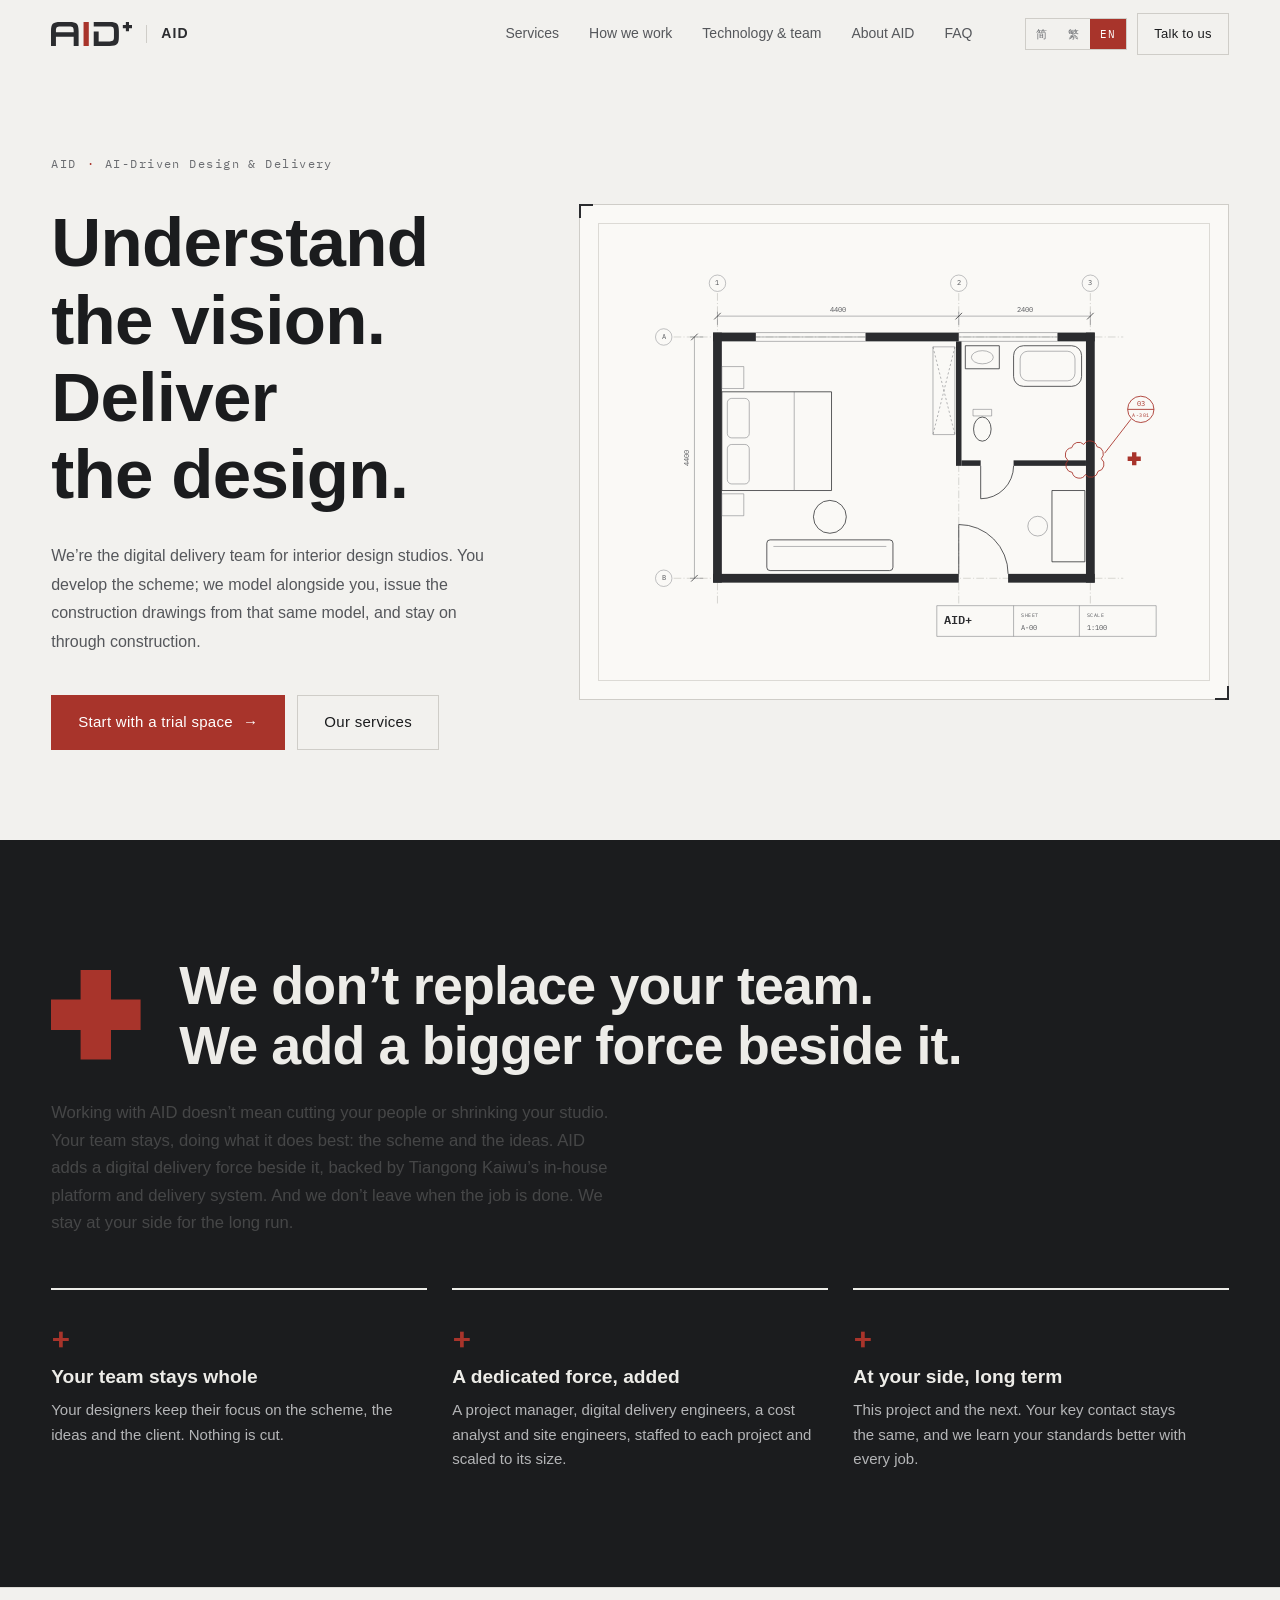
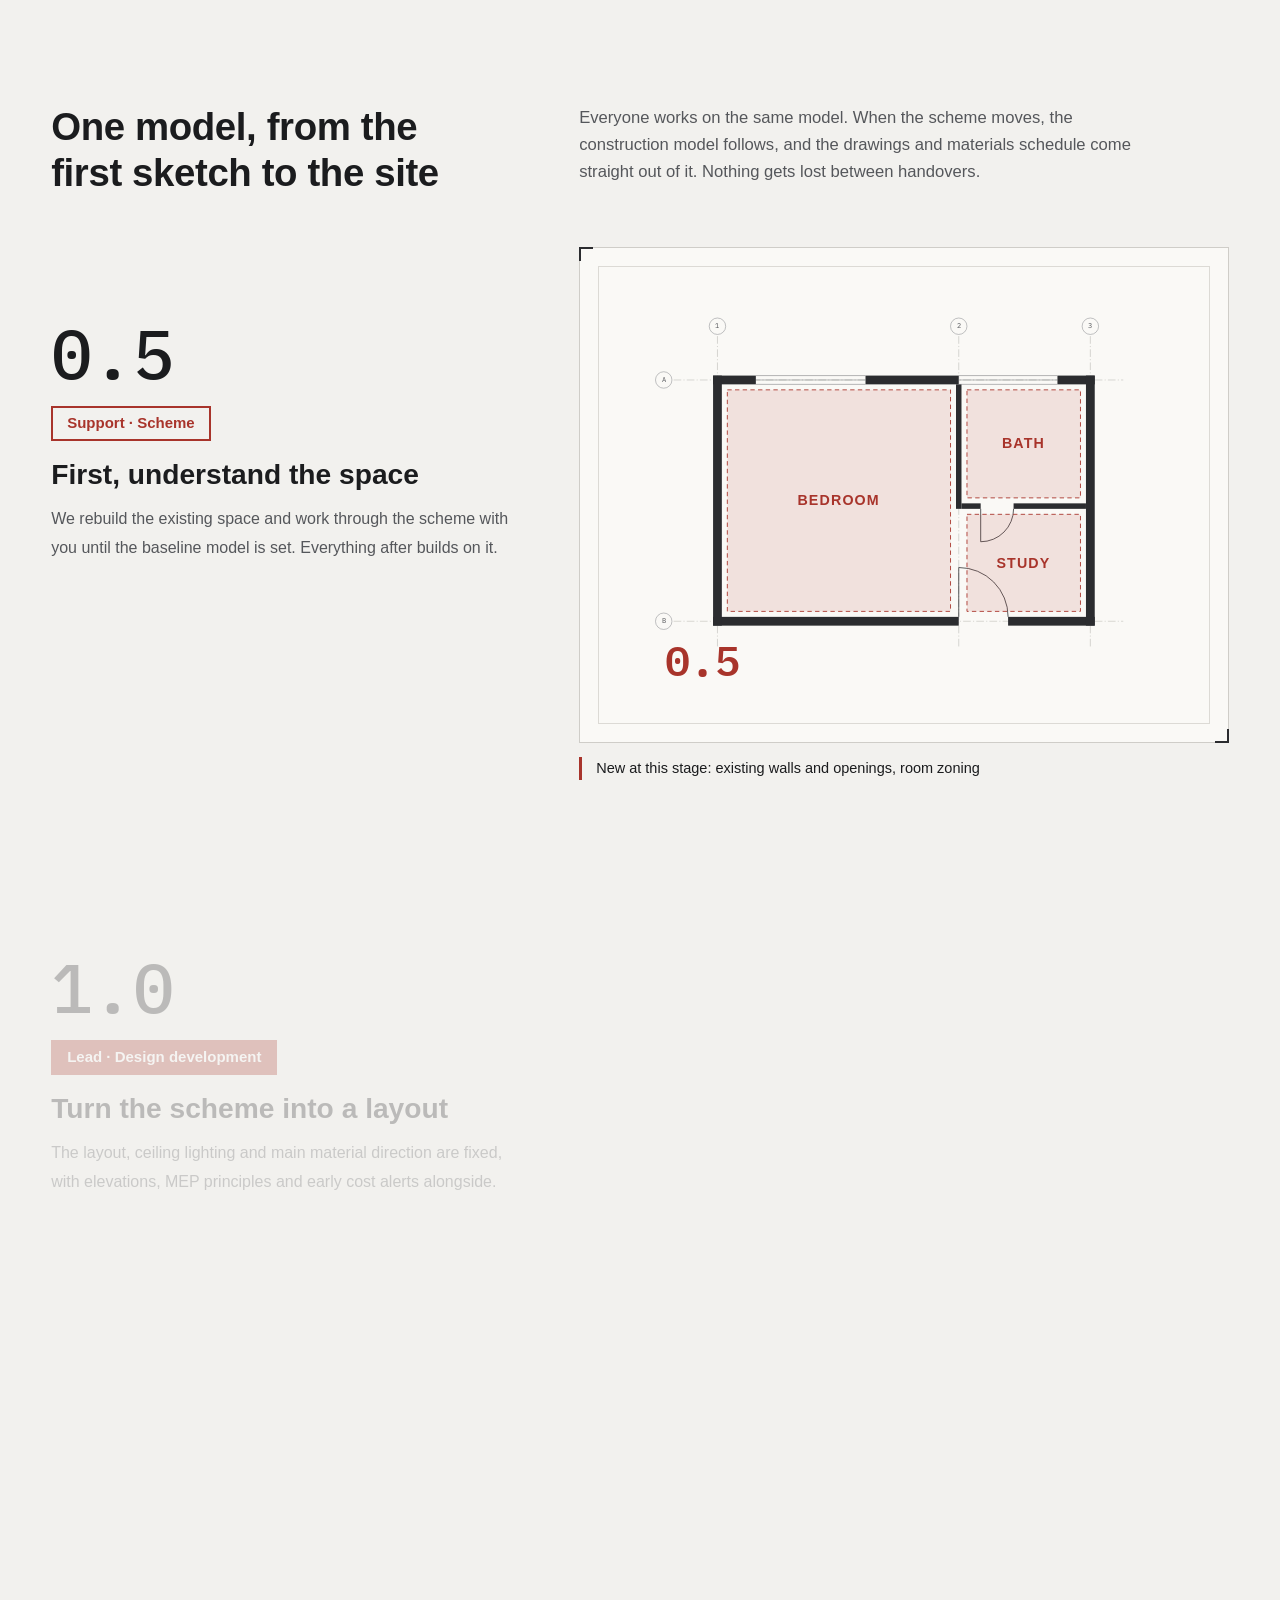
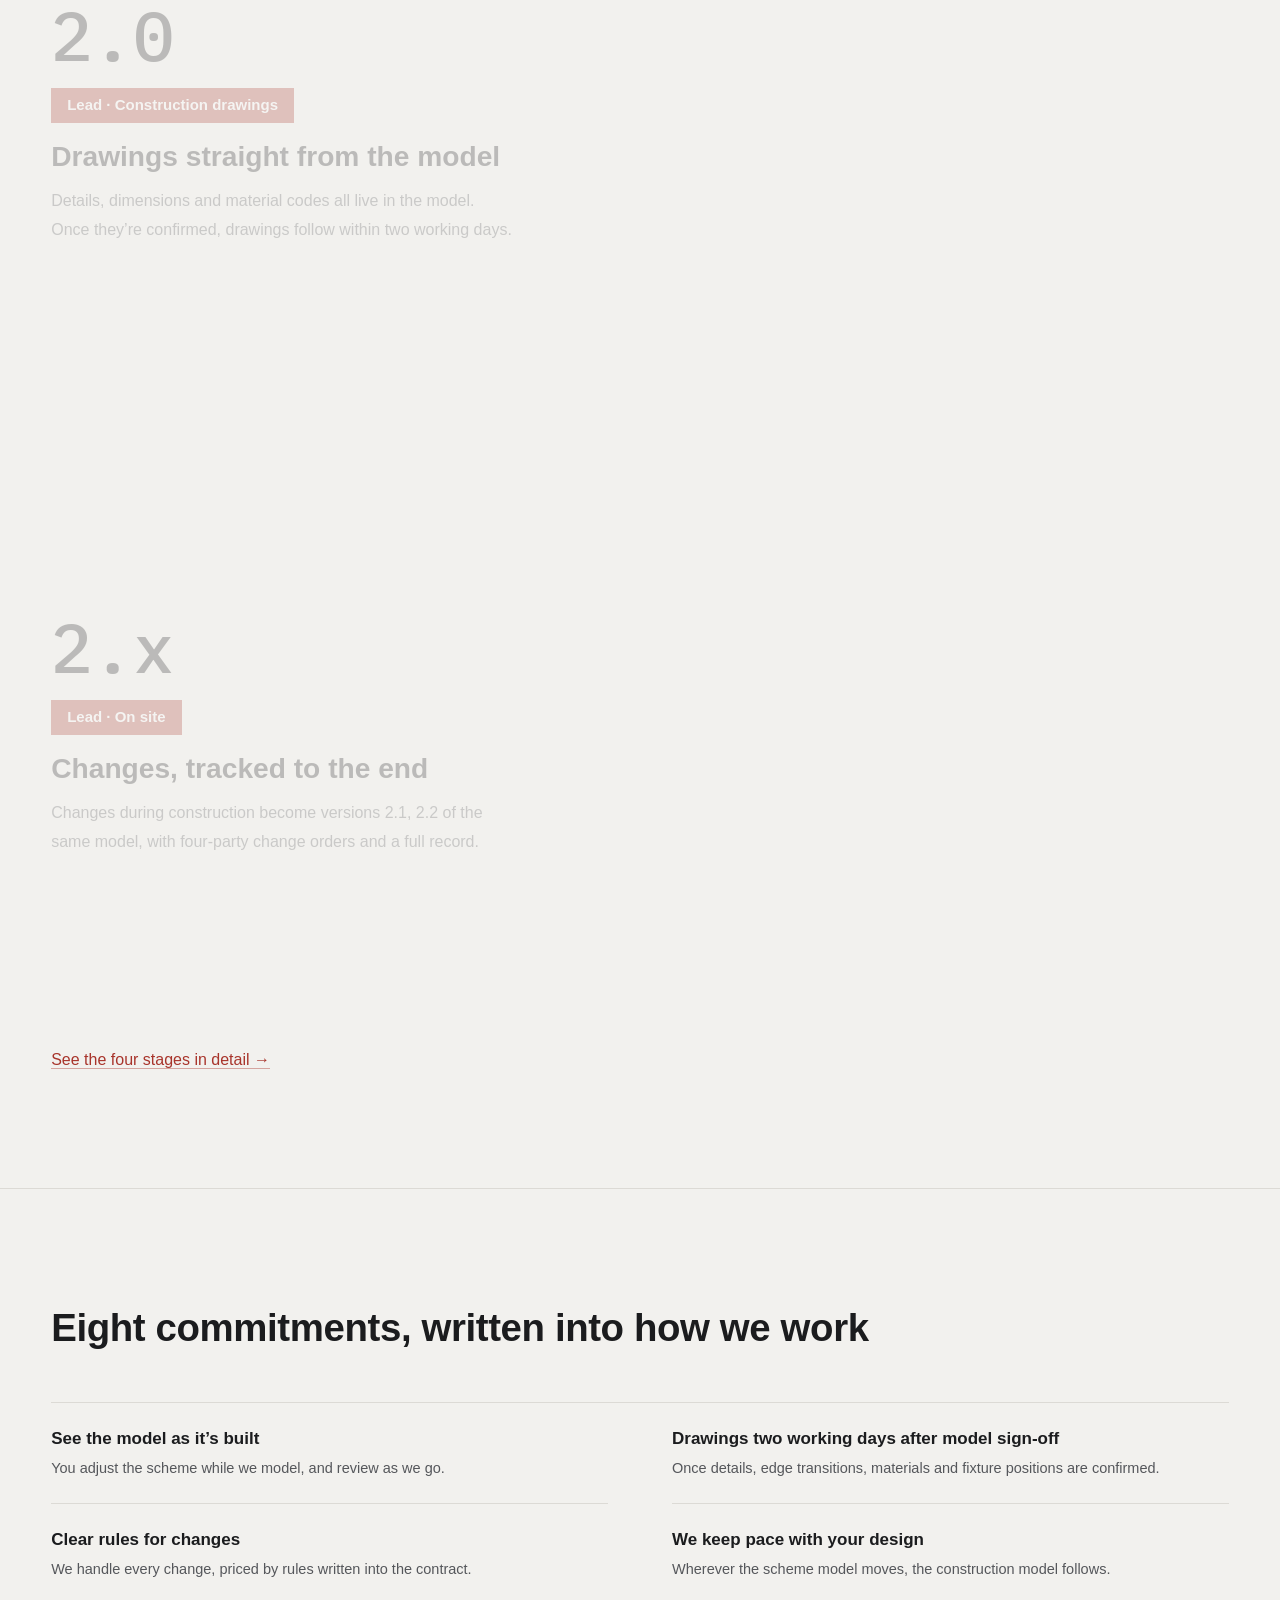
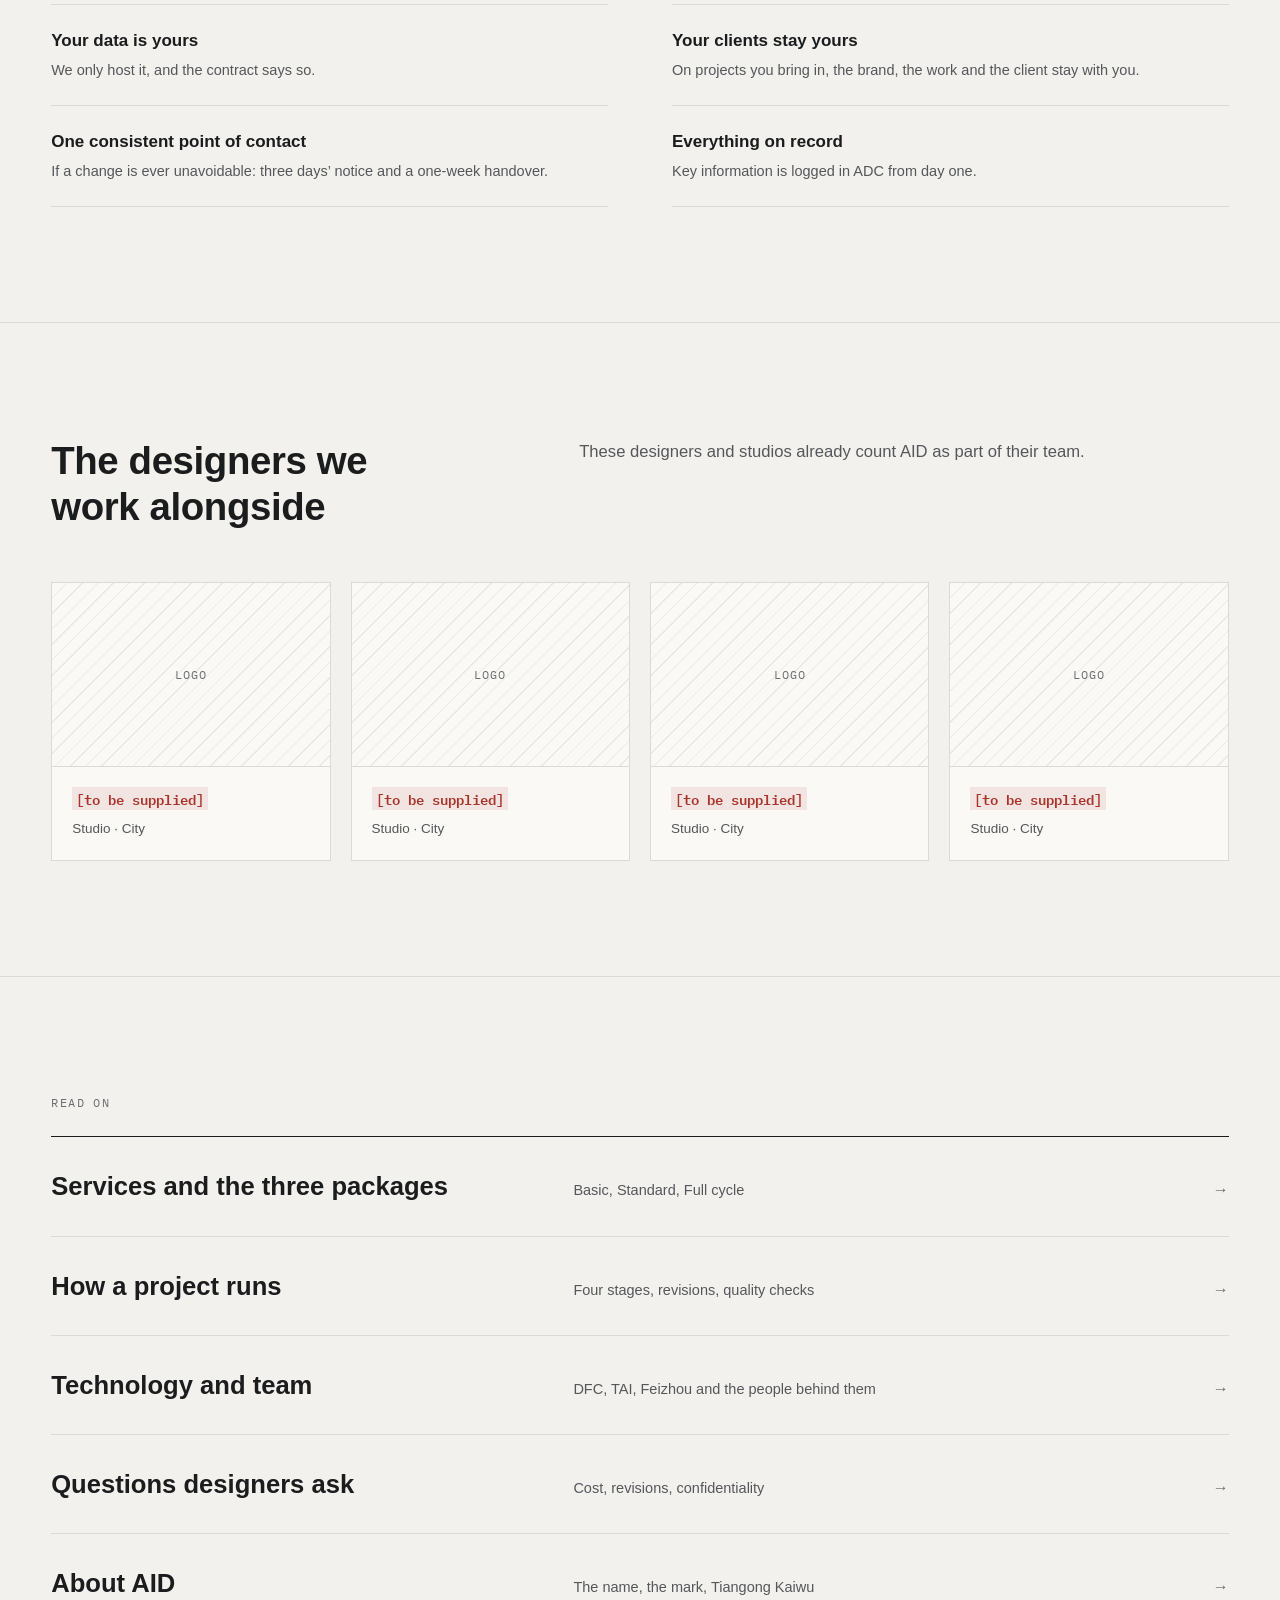
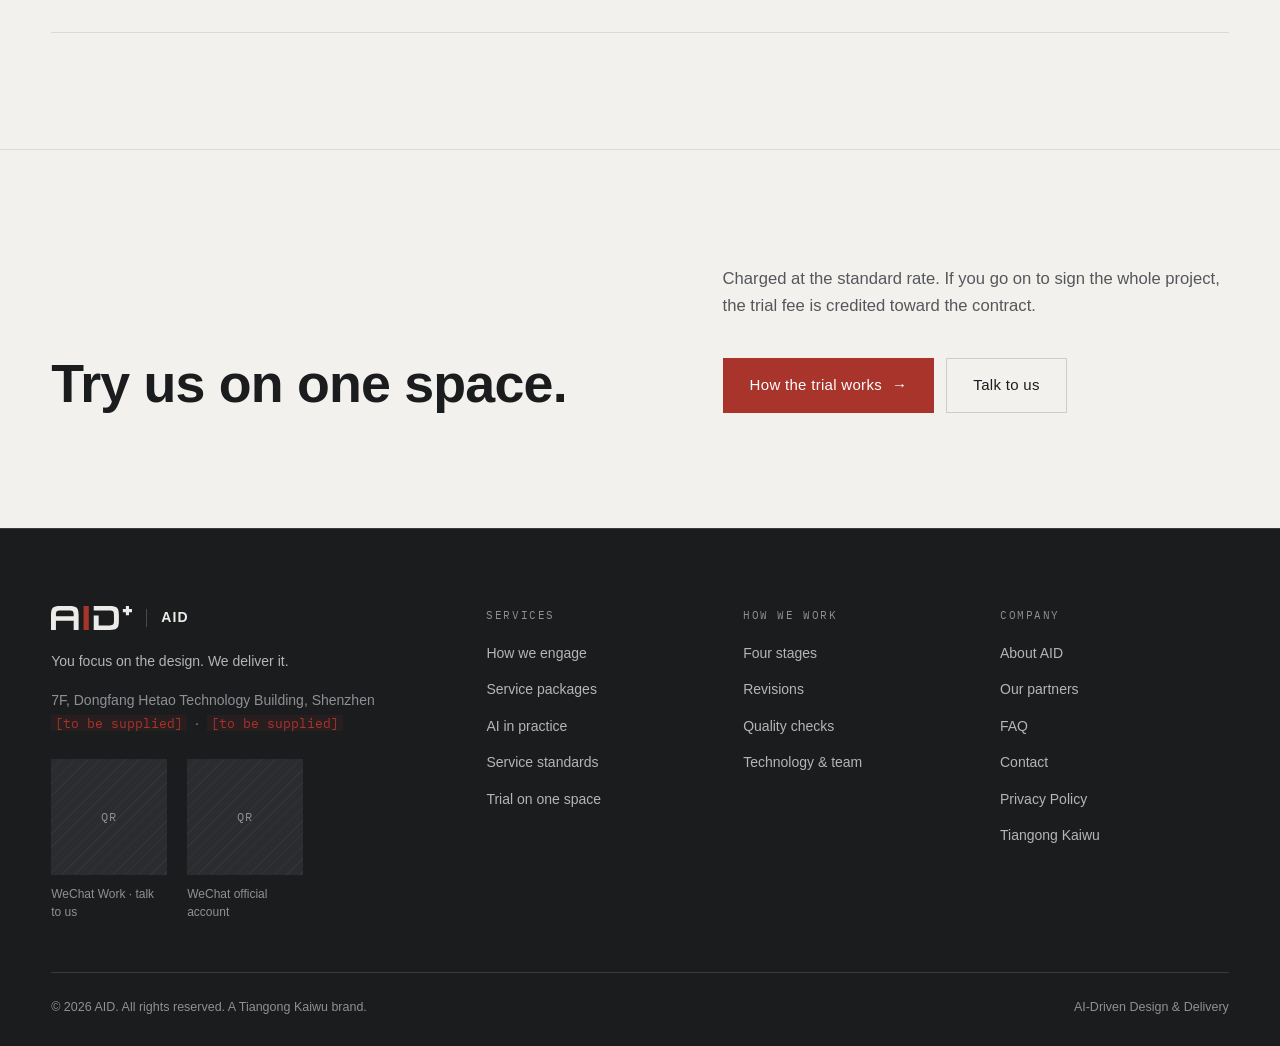
<file: index.html>
<!DOCTYPE html>
<html lang="zh-CN" data-lang="zh" data-title-en="AID — The digital delivery team behind interior designers" data-title-hant="AID 艾匠科技 — 大師的數位建造團隊">
<head>
<meta charset="UTF-8">
<meta name="viewport" content="width=device-width, initial-scale=1">
<title>AID 艾匠科技 — 大师的数字建造团队</title>
<meta name="description" content="AID 艾匠科技（AI-Driven Design & Delivery）：只服务室内设计大师工作室的数字建造团队。大师调方案，我们同步建模；模型确认后直接出全套施工图；出图后大师要改，我们继续跟。读懂大师，落地大师。">
<meta name="keywords" content="AID,艾匠科技,AI-Driven Design & Delivery,数字建造,室内设计施工图,施工图深化,大师工作室,天宫开物,DFC">
<meta property="og:type" content="website">
<meta property="og:site_name" content="AID 艾匠科技">
<meta property="og:locale" content="zh_CN">
<meta property="og:title" content="AID 艾匠科技 — 大师的数字建造团队">
<meta property="og:description" content="只服务室内设计大师工作室。大师专注创意，我们负责落地。">
<meta property="og:url" content="https://rsm-zhl232.github.io/aid-web/">
<meta property="og:image" content="https://rsm-zhl232.github.io/aid-web/assets/img/og-cover.jpg">
<meta property="og:image:width" content="1200">
<meta property="og:image:height" content="630">
<meta name="twitter:card" content="summary_large_image">
<link rel="canonical" href="https://rsm-zhl232.github.io/aid-web/">
<link rel="alternate" hreflang="zh-CN" href="https://rsm-zhl232.github.io/aid-web/?lang=zh">
<link rel="alternate" hreflang="zh-Hant" href="https://rsm-zhl232.github.io/aid-web/?lang=hant">
<link rel="alternate" hreflang="en" href="https://rsm-zhl232.github.io/aid-web/?lang=en">
<link rel="alternate" hreflang="x-default" href="https://rsm-zhl232.github.io/aid-web/">
<meta name="theme-color" content="#1B1C1E">
<script type="application/ld+json">
{
  "@context": "https://schema.org",
  "@type": "Organization",
  "name": "艾匠科技 AID",
  "alternateName": ["AID", "艾匠科技", "AI-Driven Design & Delivery", "AID 艾匠科技"],
  "url": "https://rsm-zhl232.github.io/aid-web/",
  "logo": "https://rsm-zhl232.github.io/aid-web/assets/img/favicon-512.png",
  "image": "https://rsm-zhl232.github.io/aid-web/assets/img/og-cover.jpg",
  "description": "只服务室内设计大师工作室的数字建造团队：方案辅助、施工图落地、现场技术服务。",
  "address": { "@type": "PostalAddress", "streetAddress": "东方河套科技大厦 7 楼", "addressLocality": "深圳市", "addressCountry": "CN" },
  "parentOrganization": { "@type": "Organization", "name": "天宫开物", "url": "https://www.tgkw.com" }
}
</script>
<link rel="icon" href="assets/img/aid-mark.svg" type="image/svg+xml">
<link rel="icon" href="assets/img/favicon-512.png" type="image/png" sizes="512x512">
<link rel="apple-touch-icon" href="assets/img/apple-touch-icon.png">
<script>
/* Decide the language before first paint. assets/js/site.js repeats this
   logic (AID.pickLang / AID.applyLang) — if you change one, change the other. */
(function(){try{var k={zh:"zh-CN",hant:"zh-Hant",en:"en"},q=new URLSearchParams(location.search).get("lang"),
s=localStorage.getItem("aid-lang"),n=(navigator.language||"zh").toLowerCase(),
l=k[q]?q:k[s]?s:/^zh-(tw|hk|mo|hant)/.test(n)?"hant":n.indexOf("en")===0?"en":"zh",d=document.documentElement;
d.setAttribute("data-lang",l);d.setAttribute("lang",k[l]);d.classList.add("js");}catch(e){}})();
</script>
<link rel="preload" href="assets/fonts/plex-mono-400.woff2" as="font" type="font/woff2" crossorigin>
<link rel="stylesheet" href="assets/css/main.css">
</head>
<body data-header="light">
<header data-hdr></header>

<main>

  <!-- ============ HERO: a drawing sheet ============ -->
  <section class="hero2">
    <div class="wrap hero2__grid">
      <div class="hero2__text">
        <p class="hero2__kicker reveal"><span data-lang="en">AID<span class="sep">·</span>AI-Driven Design &amp; Delivery</span><span data-lang="zh">AID 艾匠科技<span class="sep">·</span><span data-lang="hant">AID 艾匠科技<span class="sep">·</span>AI-Driven Design &amp; Delivery</span></p>
        <h1 class="hero2__title reveal" data-delay="60">
          <span data-lang="en">Understand<br>the vision.<br>Deliver<br>the design.</span>
          <span data-lang="zh">读懂大师，<br>落地大师</span><span data-lang="hant">讀懂大師，<br>落地大師</span>
        </h1>
        <p class="hero2__lede reveal" data-delay="120">
          <span data-lang="en">We’re the digital delivery team for interior design studios. You develop the scheme; we model alongside you, issue the construction drawings from that same model, and stay on through construction.</span>
          <span data-lang="zh">我们是室内设计大师工作室的数字建造团队。您调方案，我们同步建模；施工图从同一个模型里直接出，施工阶段我们继续跟。</span><span data-lang="hant">我們是室內設計大師工作室的數位建造團隊。您調方案，我們同步建模；施工圖從同一個模型裡直接出，施工階段我們繼續跟。</span>
        </p>
        <div class="btn-row reveal" data-delay="180">
          <a class="btn btn--primary" href="trial.html"><span data-lang="en">Start with a trial space</span><span data-lang="zh">先试做一个空间</span><span data-lang="hant">先試做一個空間</span> <span class="arw">→</span></a>
          <a class="btn btn--ghost" href="services.html"><span data-lang="en">Our services</span><span data-lang="zh">了解服务</span><span data-lang="hant">了解服務</span></a>
        </div>
      </div>

      <figure class="sheet reveal" data-delay="100" aria-hidden="true">
        <svg class="plan plan--draw" viewBox="0 0 1000 720" role="presentation">
          <!-- axes -->
          <g class="plan__g plan__axes">
            <line class="dw-axis" x1="160" y1="70" x2="160" y2="640"/>
            <line class="dw-axis" x1="600" y1="70" x2="600" y2="640"/>
            <line class="dw-axis" x1="840" y1="70" x2="840" y2="640"/>
            <line class="dw-axis" x1="80" y1="150" x2="900" y2="150"/>
            <line class="dw-axis" x1="80" y1="590" x2="900" y2="590"/>
            <circle class="dw-bub" cx="160" cy="52" r="15"/><text class="dw-t dw-t--c" x="160" y="56">1</text>
            <circle class="dw-bub" cx="600" cy="52" r="15"/><text class="dw-t dw-t--c" x="600" y="56">2</text>
            <circle class="dw-bub" cx="840" cy="52" r="15"/><text class="dw-t dw-t--c" x="840" y="56">3</text>
            <circle class="dw-bub" cx="62" cy="150" r="15"/><text class="dw-t dw-t--c" x="62" y="154">A</text>
            <circle class="dw-bub" cx="62" cy="590" r="15"/><text class="dw-t dw-t--c" x="62" y="594">B</text>
          </g>
          <!-- dimensions -->
          <g class="plan__g plan__dims">
            <line class="dw-thin" x1="160" y1="112" x2="840" y2="112"/>
            <line class="dw-thin" x1="160" y1="104" x2="160" y2="128"/><line class="dw-thin" x1="600" y1="104" x2="600" y2="128"/><line class="dw-thin" x1="840" y1="104" x2="840" y2="128"/>
            <line class="dw-tick" x1="154" y1="118" x2="166" y2="106"/><line class="dw-tick" x1="594" y1="118" x2="606" y2="106"/><line class="dw-tick" x1="834" y1="118" x2="846" y2="106"/>
            <text class="dw-t dw-t--c" x="380" y="104">4400</text><text class="dw-t dw-t--c" x="720" y="104">2400</text>
            <line class="dw-thin" x1="118" y1="150" x2="118" y2="590"/>
            <line class="dw-thin" x1="110" y1="150" x2="134" y2="150"/><line class="dw-thin" x1="110" y1="590" x2="134" y2="590"/>
            <line class="dw-tick" x1="112" y1="156" x2="124" y2="144"/><line class="dw-tick" x1="112" y1="596" x2="124" y2="584"/>
            <text class="dw-t dw-t--c" x="104" y="374" transform="rotate(-90 104 370)">4400</text>
          </g>
          <!-- walls -->
          <g class="plan__g plan__walls">
            <rect class="dw-wall" x="152" y="142" width="78" height="16"/>
            <rect class="dw-wall" x="430" y="142" width="170" height="16"/>
            <rect class="dw-wall" x="780" y="142" width="68" height="16"/>
            <rect class="dw-wall" x="152" y="582" width="448" height="16"/>
            <rect class="dw-wall" x="690" y="582" width="158" height="16"/>
            <rect class="dw-wall" x="152" y="142" width="16" height="456"/>
            <rect class="dw-wall" x="832" y="142" width="16" height="456"/>
            <rect class="dw-wall" x="595" y="158" width="10" height="227"/>
            <rect class="dw-wall" x="605" y="375" width="35" height="10"/>
            <rect class="dw-wall" x="700" y="375" width="132" height="10"/>
            <!-- windows -->
            <path class="dw-thin" d="M230 142H430M230 150H430M230 158H430M600 142H780M600 150H780M600 158H780"/>
          </g>
          <!-- doors + furniture -->
          <g class="plan__g plan__furn">
            <path class="dw-line" d="M600 582V492M690 582A90 90 0 0 0 600 492"/>
            <path class="dw-line" d="M640 385V445M700 385A60 60 0 0 1 640 445"/>
            <rect class="dw-line" x="168" y="250" width="200" height="180"/>
            <rect class="dw-thin" x="178" y="262" width="40" height="72" rx="8"/>
            <rect class="dw-thin" x="178" y="346" width="40" height="72" rx="8"/>
            <line class="dw-thin" x1="300" y1="250" x2="300" y2="430"/>
            <rect class="dw-thin" x="168" y="204" width="40" height="40"/>
            <rect class="dw-thin" x="168" y="436" width="40" height="40"/>
            <rect class="dw-line" x="250" y="520" width="230" height="56" rx="6"/>
            <line class="dw-thin" x1="262" y1="532" x2="468" y2="532"/>
            <circle class="dw-line" cx="365" cy="478" r="30"/>
            <rect class="dw-thin" x="553" y="168" width="40" height="160"/>
            <path class="dw-thin dw-dash" d="M553 168L593 328M593 168L553 328"/>
            <rect class="dw-line" x="770" y="430" width="60" height="130"/>
            <circle class="dw-thin" cx="744" cy="495" r="18"/>
            <rect class="dw-line" x="700" y="166" width="124" height="74" rx="18"/>
            <rect class="dw-thin" x="712" y="176" width="100" height="54" rx="14"/>
            <rect class="dw-line" x="612" y="166" width="62" height="42"/>
            <ellipse class="dw-thin" cx="643" cy="187" rx="20" ry="12"/>
            <rect class="dw-thin" x="626" y="282" width="34" height="12"/>
            <ellipse class="dw-line" cx="643" cy="318" rx="16" ry="22"/>
          </g>
          <!-- revision: cloud + detail callout -->
          <g class="plan__g plan__red">
            <path class="dw-red" d="M806 352a13 13 0 0 1 22-6a13 13 0 0 1 24 4a13 13 0 0 1 8 22a13 13 0 0 1-6 23a13 13 0 0 1-23 6a13 13 0 0 1-24-4a13 13 0 0 1-8-22a13 13 0 0 1 7-23z"/>
            <line class="dw-red" x1="866" y1="362" x2="914" y2="300"/>
            <circle class="dw-red" cx="932" cy="282" r="24"/>
            <line class="dw-red" x1="908" y1="282" x2="956" y2="282"/>
            <text class="dw-t dw-t--c dw-t--red" x="932" y="276">03</text>
            <text class="dw-t dw-t--c dw-t--red dw-t--s" x="932" y="296">A-301</text>
            <path class="dw-plus" d="M916 360h8v8h8v8h-8v8h-8v-8h-8v-8h8z"/>
          </g>
          <!-- title block -->
          <g class="plan__g plan__tb">
            <rect class="dw-thin" x="560" y="640" width="400" height="56"/>
            <line class="dw-thin" x1="700" y1="640" x2="700" y2="696"/>
            <line class="dw-thin" x1="820" y1="640" x2="820" y2="696"/>
            <text class="dw-t dw-t--b" x="574" y="674">AID+</text>
            <text class="dw-t dw-t--s" x="714" y="660">SHEET</text><text class="dw-t" x="714" y="684">A-00</text>
            <text class="dw-t dw-t--s" x="834" y="660">SCALE</text><text class="dw-t" x="834" y="684">1:100</text>
          </g>
        </svg>
      </figure>
    </div>
  </section>

  <!-- ============ PLUS: adding, not replacing ============ -->
  <section class="section" data-surface="dark" id="plus">
    <div class="wrap">
      <div class="plus-head">
        <svg class="plus-mark reveal" viewBox="437 0 56 56" aria-hidden="true"><path d="M455.5 0 H474.5 V18.5 H493 V37.5 H474.5 V56 H455.5 V37.5 H437 V18.5 H455.5 Z"/></svg>
        <h2 class="h1 reveal" data-delay="40">
          <span data-lang="en">We don’t replace your team. We add a bigger force beside it.</span>
          <span data-lang="zh">不是替换您的团队，<br>是多一支更大的力量</span><span data-lang="hant">不是替換您的團隊，<br>是多一支更大的力量</span>
        </h2>
      </div>
      <p class="lede mt-m reveal" data-delay="80" data-scrub>
        <span data-lang="en">Working with AID doesn’t mean cutting your people or shrinking your studio. Your team stays, doing what it does best: the scheme and the ideas. AID adds a digital delivery force beside it, backed by Tiangong Kaiwu’s in-house platform and delivery system. And we don’t leave when the job is done. We stay at your side for the long run.</span>
        <span data-lang="zh">和 AID 合作，不是裁掉自己的人、削弱自己的团队。您的团队还在，继续做最擅长的方案与创意；AID 是加在您身边的一支数字建造力量，背后是天宫开物的自研平台和整套交付体系。而且这支力量不是做完一单就走，而是长期在您左右。</span><span data-lang="hant">和 AID 合作，不是裁掉自己的人、削弱自己的團隊。您的團隊還在，繼續做最擅長的方案與創意；AID 是加在您身邊的一支數位建造力量，背後是天宮開物的自研平台和整套交付體系。而且這支力量不是做完一單就走，而是長期在您左右。</span>
      </p>
      <div class="grid grid--3 mt-l">
        <div class="ruled reveal"><div><p class="ruled__k ruled__k--plus">+</p>
          <h3 class="h3"><span data-lang="en">Your team stays whole</span><span data-lang="zh">您的团队，一个不少</span><span data-lang="hant">您的團隊，一個不少</span></h3>
          <p><span data-lang="en">Your designers keep their focus on the scheme, the ideas and the client. Nothing is cut.</span><span data-lang="zh">设计团队继续专注方案、创意和业主沟通，不因合作而缩减。</span><span data-lang="hant">設計團隊繼續專注方案、創意和業主溝通，不因合作而縮減。</span></p></div></div>
        <div class="ruled reveal" data-delay="60"><div><p class="ruled__k ruled__k--plus">+</p>
          <h3 class="h3"><span data-lang="en">A dedicated force, added</span><span data-lang="zh">多一支专属力量</span><span data-lang="hant">多一支專屬力量</span></h3>
          <p><span data-lang="en">A project manager, digital delivery engineers, a cost analyst and site engineers, staffed to each project and scaled to its size.</span><span data-lang="zh">项目经理、数字建造师、成本分析师、现场工程师，按项目配齐，随项目规模伸缩。</span><span data-lang="hant">項目經理、數位建造師、成本分析師、現場工程師，按項目配齊，隨項目規模伸縮。</span></p></div></div>
        <div class="ruled reveal" data-delay="120"><div><p class="ruled__k ruled__k--plus">+</p>
          <h3 class="h3"><span data-lang="en">At your side, long term</span><span data-lang="zh">长期在您左右</span><span data-lang="hant">長期在您左右</span></h3>
          <p><span data-lang="en">This project and the next. Your key contact stays the same, and we learn your standards better with every job.</span><span data-lang="zh">这个项目跟，下个项目还跟。核心接口人不换，合作越久，越懂您的标准和习惯。</span><span data-lang="hant">這個項目跟，下個項目還跟。主要聯絡人不換，合作越久，越懂您的標準和習慣。</span></p></div></div>
      </div>
    </div>
  </section>

  <!-- ============ ONE MODEL, THREE ROLES ============ -->
  <section class="section" id="model">
    <div class="wrap">
      <div class="grid grid--sidecar">
        <h2 class="h2 reveal">
          <span data-lang="en">One model, from the first sketch to the site</span>
          <span data-lang="zh">一个模型，<br>从方案用到工地</span><span data-lang="hant">一個模型，<br>從方案用到工地</span>
        </h2>
        <p class="lede reveal" data-delay="60">
          <span data-lang="en">Everyone works on the same model. When the scheme moves, the construction model follows, and the drawings and materials schedule come straight out of it. Nothing gets lost between handovers.</span>
          <span data-lang="zh">所有人始终在同一个三维模型上。方案改到哪，施工图模型就跟到哪；图纸和物料表都从模型里直接出，不再一层层交接、一次次走样。</span><span data-lang="hant">所有人始終在同一個三維模型上。方案改到哪，施工圖模型就跟到哪；圖紙和物料表都從模型裡直接出，不再一層層交接、一次次走樣。</span>
        </p>
      </div>

      <div class="story mt-l" data-story>
        <div class="story__steps">
        <div class="story__step" data-step="1">
          <p class="story__v">0.5</p>
          <p class="story__tag"><span class="tag"><span data-lang="en">Support · Scheme</span><span data-lang="zh">辅 · 方案阶段</span><span data-lang="hant">輔 · 方案階段</span></span></p>
          <h3 class="story__t"><span data-lang="en">First, understand the space</span><span data-lang="zh">先把空间读懂</span><span data-lang="hant">先把空間讀懂</span></h3>
          <p class="story__d"><span data-lang="en">We rebuild the existing space and work through the scheme with you until the baseline model is set. Everything after builds on it.</span><span data-lang="zh">还原现状，陪大师改方案，建立方案基准模型。后面的每一步，都从这一版往下深化。</span><span data-lang="hant">還原現狀，陪大師改方案，建立方案基準模型。後面的每一步，都從這一版往下深化。</span></p>
        </div>
        <div class="story__step" data-step="2">
          <p class="story__v">1.0</p>
          <p class="story__tag"><span class="tag tag--fill"><span data-lang="en">Lead · Design development</span><span data-lang="zh">主 · 扩初阶段</span><span data-lang="hant">主 · 初步設計階段</span></span></p>
          <h3 class="story__t"><span data-lang="en">Turn the scheme into a layout</span><span data-lang="zh">把方案落成布局</span><span data-lang="hant">把方案落成佈局</span></h3>
          <p class="story__d"><span data-lang="en">The layout, ceiling lighting and main material direction are fixed, with elevations, MEP principles and early cost alerts alongside.</span><span data-lang="zh">平面布置、天花灯位和主要材料方向定下来；立面、机电点位原则和成本预警同步给到。</span><span data-lang="hant">平面佈置、天花燈位和主要材料方向定下來；立面、機電點位原則和成本預警同步給到。</span></p>
        </div>
        <div class="story__step" data-step="3">
          <p class="story__v">2.0</p>
          <p class="story__tag"><span class="tag tag--fill"><span data-lang="en">Lead · Construction drawings</span><span data-lang="zh">主 · 施工图阶段</span><span data-lang="hant">主 · 施工圖階段</span></span></p>
          <h3 class="story__t"><span data-lang="en">Drawings straight from the model</span><span data-lang="zh">从模型直接出图</span><span data-lang="hant">從模型直接出圖</span></h3>
          <p class="story__d"><span data-lang="en">Details, dimensions and material codes all live in the model. Once they’re confirmed, drawings follow within two working days.</span><span data-lang="zh">节点、尺寸、物料编码全部落在模型上。节点、收口、物料、点位确认后，2 个工作日出图。</span><span data-lang="hant">節點、尺寸、物料編碼全部落在模型上。節點、收邊、物料、點位確認後，2 個工作日出圖。</span></p>
        </div>
        <div class="story__step" data-step="4">
          <p class="story__v">2.x</p>
          <p class="story__tag"><span class="tag tag--fill"><span data-lang="en">Lead · On site</span><span data-lang="zh">主 · 施工配合</span><span data-lang="hant">主 · 施工配合</span></span></p>
          <h3 class="story__t"><span data-lang="en">Changes, tracked to the end</span><span data-lang="zh">改到哪，跟到哪</span><span data-lang="hant">改到哪，跟到哪</span></h3>
          <p class="story__d"><span data-lang="en">Changes during construction become versions 2.1, 2.2 of the same model, with four-party change orders and a full record.</span><span data-lang="zh">施工中要改，就在同一个模型上出 2.1、2.2 变更版本，变更单四方签字，全程留痕。</span><span data-lang="hant">施工中要改，就在同一個模型上出 2.1、2.2 變更版本，變更單四方簽字，全程留下紀錄。</span></p>
        </div>
        </div>
        <div class="story__stage">
          <div class="story__pin">
          <figure class="sheet story__sheet" aria-hidden="true">
          <svg class="plan plan--story" viewBox="0 0 1000 720" role="presentation">
          <g class="sx s1">
            <line class="dw-axis" x1="160" y1="70" x2="160" y2="640"/>
            <line class="dw-axis" x1="600" y1="70" x2="600" y2="640"/>
            <line class="dw-axis" x1="840" y1="70" x2="840" y2="640"/>
            <line class="dw-axis" x1="80" y1="150" x2="900" y2="150"/>
            <line class="dw-axis" x1="80" y1="590" x2="900" y2="590"/>
            <circle class="dw-bub" cx="160" cy="52" r="15"/><text class="dw-t dw-t--c" x="160" y="56">1</text>
            <circle class="dw-bub" cx="600" cy="52" r="15"/><text class="dw-t dw-t--c" x="600" y="56">2</text>
            <circle class="dw-bub" cx="840" cy="52" r="15"/><text class="dw-t dw-t--c" x="840" y="56">3</text>
            <circle class="dw-bub" cx="62" cy="150" r="15"/><text class="dw-t dw-t--c" x="62" y="154">A</text>
            <circle class="dw-bub" cx="62" cy="590" r="15"/><text class="dw-t dw-t--c" x="62" y="594">B</text>
          
            <rect class="dw-wall" x="152" y="142" width="78" height="16"/>
            <rect class="dw-wall" x="430" y="142" width="170" height="16"/>
            <rect class="dw-wall" x="780" y="142" width="68" height="16"/>
            <rect class="dw-wall" x="152" y="582" width="448" height="16"/>
            <rect class="dw-wall" x="690" y="582" width="158" height="16"/>
            <rect class="dw-wall" x="152" y="142" width="16" height="456"/>
            <rect class="dw-wall" x="832" y="142" width="16" height="456"/>
            <rect class="dw-wall" x="595" y="158" width="10" height="227"/>
            <rect class="dw-wall" x="605" y="375" width="35" height="10"/>
            <rect class="dw-wall" x="700" y="375" width="132" height="10"/>
            <!-- windows -->
            <path class="dw-thin" d="M230 142H430M230 150H430M230 158H430M600 142H780M600 150H780M600 158H780"/>
          <path class="dw-line" d="M600 582V492M690 582A90 90 0 0 0 600 492"/><path class="dw-line" d="M640 385V445M700 385A60 60 0 0 1 640 445"/></g>
          <g class="sx s1z"><rect class="dw-zone" x="178" y="168" width="407" height="404"/><rect class="dw-zone" x="615" y="168" width="207" height="197"/><rect class="dw-zone" x="615" y="395" width="207" height="177"/><text class="dw-zt" x="381" y="378" data-lang="zh">卧室</text><text class="dw-zt" x="381" y="378" data-lang="hant">臥室</text><text class="dw-zt" x="381" y="378" data-lang="en">BEDROOM</text><text class="dw-zt" x="718" y="274" data-lang="zh">卫生间</text><text class="dw-zt" x="718" y="274" data-lang="hant">衛浴</text><text class="dw-zt" x="718" y="274" data-lang="en">BATH</text><text class="dw-zt" x="718" y="492" data-lang="zh">工作区</text><text class="dw-zt" x="718" y="492" data-lang="hant">工作區</text><text class="dw-zt" x="718" y="492" data-lang="en">STUDY</text></g>
          <g class="sx s2"><path class="dw-mat" d="M172 172H590M172 188H590M172 204H590M172 220H590M172 236H590M172 252H590M172 268H590M172 284H590M172 300H590M172 316H590M172 332H590M172 348H590M172 364H590M172 380H590M172 396H590M172 412H590M172 428H590M172 444H590M172 460H590M172 476H590M172 492H590M172 508H590M172 524H590M172 540H590M172 556H590M172 572H590"/><path class="dw-mat" d="M631 162V371M655 162V371M679 162V371M703 162V371M727 162V371M751 162V371M775 162V371M799 162V371M823 162V371M609 184H828M609 208H828M609 232H828M609 256H828M609 280H828M609 304H828M609 328H828M609 352H828"/><rect class="dw-thin dw-dash" x="196" y="186" width="370" height="370"/><circle class="dw-line" cx="236" cy="226" r="8"/><path class="dw-thin" d="M224 226H248M236 214V238"/><circle class="dw-line" cx="526" cy="226" r="8"/><path class="dw-thin" d="M514 226H538M526 214V238"/><circle class="dw-line" cx="236" cy="516" r="8"/><path class="dw-thin" d="M224 516H248M236 504V528"/><circle class="dw-line" cx="526" cy="516" r="8"/><path class="dw-thin" d="M514 516H538M526 504V528"/><circle class="dw-line" cx="381" cy="371" r="8"/><path class="dw-thin" d="M369 371H393M381 359V383"/><circle class="dw-line" cx="668" cy="300" r="8"/><path class="dw-thin" d="M656 300H680M668 288V312"/><circle class="dw-line" cx="778" cy="300" r="8"/><path class="dw-thin" d="M766 300H790M778 288V312"/><circle class="dw-line" cx="718" cy="450" r="8"/><path class="dw-thin" d="M706 450H730M718 438V462"/><circle class="dw-line" cx="718" cy="540" r="8"/><path class="dw-thin" d="M706 540H730M718 528V552"/>
            
            
            <rect class="dw-line" x="168" y="250" width="200" height="180"/>
            <rect class="dw-thin" x="178" y="262" width="40" height="72" rx="8"/>
            <rect class="dw-thin" x="178" y="346" width="40" height="72" rx="8"/>
            <line class="dw-thin" x1="300" y1="250" x2="300" y2="430"/>
            <rect class="dw-thin" x="168" y="204" width="40" height="40"/>
            <rect class="dw-thin" x="168" y="436" width="40" height="40"/>
            <rect class="dw-line" x="250" y="520" width="230" height="56" rx="6"/>
            <line class="dw-thin" x1="262" y1="532" x2="468" y2="532"/>
            <circle class="dw-line" cx="365" cy="478" r="30"/>
            <rect class="dw-thin" x="553" y="168" width="40" height="160"/>
            <path class="dw-thin dw-dash" d="M553 168L593 328M593 168L553 328"/>
            <rect class="dw-line" x="770" y="430" width="60" height="130"/>
            <circle class="dw-thin" cx="744" cy="495" r="18"/>
            <rect class="dw-line" x="700" y="166" width="124" height="74" rx="18"/>
            <rect class="dw-thin" x="712" y="176" width="100" height="54" rx="14"/>
            <rect class="dw-line" x="612" y="166" width="62" height="42"/>
            <ellipse class="dw-thin" cx="643" cy="187" rx="20" ry="12"/>
            <rect class="dw-thin" x="626" y="282" width="34" height="12"/>
            <ellipse class="dw-line" cx="643" cy="318" rx="16" ry="22"/>
          </g>
          <g class="sx s3">
            <line class="dw-thin" x1="160" y1="112" x2="840" y2="112"/>
            <line class="dw-thin" x1="160" y1="104" x2="160" y2="128"/><line class="dw-thin" x1="600" y1="104" x2="600" y2="128"/><line class="dw-thin" x1="840" y1="104" x2="840" y2="128"/>
            <line class="dw-tick" x1="154" y1="118" x2="166" y2="106"/><line class="dw-tick" x1="594" y1="118" x2="606" y2="106"/><line class="dw-tick" x1="834" y1="118" x2="846" y2="106"/>
            <text class="dw-t dw-t--c" x="380" y="104">4400</text><text class="dw-t dw-t--c" x="720" y="104">2400</text>
            <line class="dw-thin" x1="118" y1="150" x2="118" y2="590"/>
            <line class="dw-thin" x1="110" y1="150" x2="134" y2="150"/><line class="dw-thin" x1="110" y1="590" x2="134" y2="590"/>
            <line class="dw-tick" x1="112" y1="156" x2="124" y2="144"/><line class="dw-tick" x1="112" y1="596" x2="124" y2="584"/>
            <text class="dw-t dw-t--c" x="104" y="374" transform="rotate(-90 104 370)">4400</text>
          <line class="dw-thin" x1="430" y1="340" x2="470" y2="300"/><rect class="dw-tag" x="438" y="288" width="64" height="24"/><text class="dw-t dw-t--c" x="470" y="305">WD-01</text><line class="dw-thin" x1="740" y1="350" x2="760" y2="330"/><rect class="dw-tag" x="728" y="318" width="64" height="24"/><text class="dw-t dw-t--c" x="760" y="335">TL-02</text><line class="dw-thin" x1="612" y1="450" x2="650" y2="420"/><rect class="dw-tag" x="618" y="408" width="64" height="24"/><text class="dw-t dw-t--c" x="650" y="425">PT-03</text><line class="dw-thin" x1="300" y1="158" x2="300" y2="190"/><circle class="dw-bub" cx="300" cy="203" r="16"/><line class="dw-thin" x1="284" y1="203" x2="316" y2="203"/><text class="dw-t dw-t--c dw-t--s" x="300" y="199">1</text><text class="dw-t dw-t--c dw-t--s" x="300" y="214">A-301</text>
            <rect class="dw-thin" x="560" y="640" width="400" height="56"/>
            <line class="dw-thin" x1="700" y1="640" x2="700" y2="696"/>
            <line class="dw-thin" x1="820" y1="640" x2="820" y2="696"/>
            <text class="dw-t dw-t--b" x="574" y="674">AID+</text>
            <text class="dw-t dw-t--s" x="714" y="660">SHEET</text><text class="dw-t" x="714" y="684">A-00</text>
            <text class="dw-t dw-t--s" x="834" y="660">VERSION</text><text class="dw-t dw-t--red" x="834" y="684" data-ver>2.x</text>
          </g>
          <g class="sx s4">
            <path class="dw-red" d="M806 352a13 13 0 0 1 22-6a13 13 0 0 1 24 4a13 13 0 0 1 8 22a13 13 0 0 1-6 23a13 13 0 0 1-23 6a13 13 0 0 1-24-4a13 13 0 0 1-8-22a13 13 0 0 1 7-23z"/>
            <line class="dw-red" x1="866" y1="362" x2="914" y2="300"/>
            <circle class="dw-red" cx="932" cy="282" r="24"/>
            <line class="dw-red" x1="908" y1="282" x2="956" y2="282"/>
            <text class="dw-t dw-t--c dw-t--red" x="932" y="276">03</text>
            <text class="dw-t dw-t--c dw-t--red dw-t--s" x="932" y="296">A-301</text>
            <path class="dw-plus" d="M916 360h8v8h8v8h-8v8h-8v-8h-8v-8h8z"/>
          <path class="dw-red" d="M520 690L536 662L552 690Z"/><text class="dw-t dw-t--c dw-t--red dw-t--s" x="536" y="686">1</text></g>
          <text class="dw-stage" x="64" y="690" data-stage>2.x</text>
        </svg>
          </figure>
          <div class="story__cap" aria-live="polite">
            <p data-cap="1"><span data-lang="en">New at this stage: existing walls and openings, room zoning</span><span data-lang="zh">本阶段新增：原始墙体与门窗、空间分区</span><span data-lang="hant">本階段新增：原始牆體與門窗、空間分區</span></p>
            <p data-cap="2"><span data-lang="en">New at this stage: furniture layout, ceiling and lighting, floor materials</span><span data-lang="zh">本阶段新增：家具布置、天花吊顶与灯位、地面材料</span><span data-lang="hant">本階段新增：家具佈置、天花吊頂與燈位、地面材料</span></p>
            <p data-cap="3"><span data-lang="en">New at this stage: dimensions, material codes, detail references, title block</span><span data-lang="zh">本阶段新增：尺寸标注、物料编码、节点索引、图签</span><span data-lang="hant">本階段新增：尺寸標註、物料編碼、節點索引、圖簽</span></p>
            <p data-cap="4"><span data-lang="en">New at this stage: a design change, clouded and numbered, issued as version 2.1</span><span data-lang="zh">本阶段新增：设计变更，云线圈出、编号留痕，出 2.1 版</span><span data-lang="hant">本階段新增：設計變更，雲線圈出、編號留痕，出 2.1 版</span></p>
          </div>
          </div>
        </div>
      </div>
      <p class="mt-m reveal"><a class="link" href="process.html"><span data-lang="en">See the four stages in detail</span><span data-lang="zh">查看四个阶段的详细工作流</span><span data-lang="hant">查看四個階段的詳細工作流</span> →</a></p>
    </div>
  </section>

  <!-- ============ COMMITMENTS ============ -->
  <section class="section section--rule" id="promises">
    <div class="wrap">
      <h2 class="h2 reveal">
        <span data-lang="en">Eight commitments, written into how we work</span>
        <span data-lang="zh">八项承诺，写进我们的工作方式</span><span data-lang="hant">八項承諾，寫進我們的工作方式</span>
      </h2>
      <ol class="plist mt-l reveal">
        <li><b><span data-lang="en">See the model as it’s built</span><span data-lang="zh">模型过程中看</span><span data-lang="hant">模型過程中看</span></b>
          <span><span data-lang="en">You adjust the scheme while we model, and review as we go.</span><span data-lang="zh">大师边调方案，我们边建模；过程中就能看、能审、能定。</span><span data-lang="hant">大師邊調方案，我們邊建模；過程中就能看、能審、能定。</span></span></li>
        <li><b><span data-lang="en">Drawings two working days after model sign-off</span><span data-lang="zh">确认模型后 2 天出图</span><span data-lang="hant">確認模型後 2 天出圖</span></b>
          <span><span data-lang="en">Once details, edge transitions, materials and fixture positions are confirmed.</span><span data-lang="zh">前提：节点、收口、物料、点位全部确认。</span><span data-lang="hant">前提：節點、收邊、物料、點位全部確認。</span></span></li>
        <li><b><span data-lang="en">Clear rules for changes</span><span data-lang="zh">变更有规则</span><span data-lang="hant">變更有規則</span></b>
          <span><span data-lang="en">We handle every change, priced by rules written into the contract.</span><span data-lang="zh">所有修改和变更 AID 都接，按规则计价、写进合同。</span><span data-lang="hant">所有修改和變更 AID 都接，按規則計價、寫進合約。</span></span></li>
        <li><b><span data-lang="en">We keep pace with your design</span><span data-lang="zh">同频并行，全程跟随</span><span data-lang="hant">同頻並行，全程跟隨</span></b>
          <span><span data-lang="en">Wherever the scheme model moves, the construction model follows.</span><span data-lang="zh">方案模型改到哪，施工图模型同步到哪。</span><span data-lang="hant">方案模型改到哪，施工圖模型同步到哪。</span></span></li>
        <li><b><span data-lang="en">Your data is yours</span><span data-lang="zh">数据归大师</span><span data-lang="hant">數據歸大師</span></b>
          <span><span data-lang="en">We only host it, and the contract says so.</span><span data-lang="zh">项目数据属于大师，AID 只做托管，写入合同。</span><span data-lang="hant">項目數據屬於大師，AID 只做託管，寫入合約。</span></span></li>
        <li><b><span data-lang="en">Your clients stay yours</span><span data-lang="zh">大师主导</span><span data-lang="hant">大師主導</span></b>
          <span><span data-lang="en">On projects you bring in, the brand, the work and the client stay with you.</span><span data-lang="zh">大师引荐的项目，品牌、成果和客户关系都归大师。</span><span data-lang="hant">大師引薦的項目，品牌、成果和客戶關係都歸大師。</span></span></li>
        <li><b><span data-lang="en">One consistent point of contact</span><span data-lang="zh">核心接口人不换</span><span data-lang="hant">主要聯絡人不換</span></b>
          <span><span data-lang="en">If a change is ever unavoidable: three days’ notice and a one-week handover.</span><span data-lang="zh">确需换人，提前三天通知，新老交接一周。</span><span data-lang="hant">確需換人，提前三天通知，新老交接一週。</span></span></li>
        <li><b><span data-lang="en">Everything on record</span><span data-lang="zh">全周期留痕</span><span data-lang="hant">全程留存紀錄</span></b>
          <span><span data-lang="en">Key information is logged in ADC from day one.</span><span data-lang="zh">重要信息从项目第一天起在 ADC 留存，随时可查。</span><span data-lang="hant">重要資訊從項目第一天起在 ADC 留存，隨時可查。</span></span></li>
      </ol>
    </div>
  </section>

  <!-- ============ PARTNERS ============
       Cards are rendered from AID.partners in assets/js/site.js.
       While that list is empty, placeholder cards show instead. -->
  <section class="section section--rule" id="partners">
    <div class="wrap">
      <div class="grid grid--sidecar">
        <h2 class="h2 reveal">
          <span data-lang="en">The designers we work alongside</span>
          <span data-lang="zh">与 AID 同行的大师</span><span data-lang="hant">與 AID 同行的大師</span>
        </h2>
        <p class="lede reveal" data-delay="60">
          <span data-lang="en">These designers and studios already count AID as part of their team.</span>
          <span data-lang="zh">这些设计大师与工作室，已经把 AID 当作自己团队的一部分。</span><span data-lang="hant">這些設計大師與工作室，已經把 AID 當作自己團隊的一部分。</span>
        </p>
      </div>
      <div class="partners mt-l reveal" data-partners></div>
    </div>
  </section>

  <!-- ============ INDEX ============ -->
  <section class="section section--rule" id="more">
    <div class="wrap">
      <p class="idx__label reveal"><span data-lang="en">Read on</span><span data-lang="zh">继续了解</span><span data-lang="hant">繼續了解</span></p>
      <nav class="idx reveal" aria-label="More">
        <a href="services.html"><span class="idx__t"><span data-lang="en">Services and the three packages</span><span data-lang="zh">服务与三档服务包</span><span data-lang="hant">服務與三檔服務包</span></span><span class="idx__d"><span data-lang="en">Basic, Standard, Full cycle</span><span data-lang="zh">基础包 · 标准包 · 全周期落地包</span><span data-lang="hant">基礎包 · 標準包 · 全週期落地包</span></span><span class="arw">→</span></a>
        <a href="process.html"><span class="idx__t"><span data-lang="en">How a project runs</span><span data-lang="zh">一个项目怎么推进</span><span data-lang="hant">一個項目怎麼推進</span></span><span class="idx__d"><span data-lang="en">Four stages, revisions, quality checks</span><span data-lang="zh">四个阶段 · 修改机制 · 出图前检查</span><span data-lang="hant">四個階段 · 修改機制 · 出圖前檢查</span></span><span class="arw">→</span></a>
        <a href="technology.html"><span class="idx__t"><span data-lang="en">Technology and team</span><span data-lang="zh">技术与团队</span><span data-lang="hant">技術與團隊</span></span><span class="idx__d"><span data-lang="en">DFC, TAI, Feizhou and the people behind them</span><span data-lang="zh">DFC · TAI · 飞舟，以及背后的人</span><span data-lang="hant">DFC · TAI · 飛舟，以及背後的人</span></span><span class="arw">→</span></a>
        <a href="faq.html"><span class="idx__t"><span data-lang="en">Questions designers ask</span><span data-lang="zh">大师常问的问题</span><span data-lang="hant">大師常問的問題</span></span><span class="idx__d"><span data-lang="en">Cost, revisions, confidentiality</span><span data-lang="zh">费用 · 改图 · 保密</span><span data-lang="hant">費用 · 改圖 · 保密</span></span><span class="arw">→</span></a>
        <a href="about.html"><span class="idx__t"><span data-lang="en">About AID</span><span data-lang="zh">关于 AID</span><span data-lang="hant">關於 AID</span></span><span class="idx__d"><span data-lang="en">The name, the mark, Tiangong Kaiwu</span><span data-lang="zh">名字 · 标志 · 天宫开物</span><span data-lang="hant">名字 · 標誌 · 天宮開物</span></span><span class="arw">→</span></a>
      </nav>
    </div>
  </section>

  <!-- ============ CTA ============ -->
  <section class="section cta2">
    <div class="wrap cta2__in">
      <h2 class="h1 reveal">
        <span data-lang="en">Try us on one space.</span>
        <span data-lang="zh">先用一个空间，<br>看看我们怎么做。</span><span data-lang="hant">先用一個空間，<br>看看我們怎麼做。</span>
      </h2>
      <div class="reveal" data-delay="80">
        <p class="lede"><span data-lang="en">Charged at the standard rate. If you go on to sign the whole project, the trial fee is credited toward the contract.</span><span data-lang="zh">按标准价收费；后面签整个项目，试做费从合同里抵扣。</span><span data-lang="hant">按標準價收費；後面簽整個項目，試做費從合約裡折抵。</span></p>
        <div class="btn-row">
          <a class="btn btn--primary" href="trial.html"><span data-lang="en">How the trial works</span><span data-lang="zh">了解试做</span><span data-lang="hant">了解試做</span> <span class="arw">→</span></a>
          <a class="btn btn--ghost" href="contact.html"><span data-lang="en">Talk to us</span><span data-lang="zh">联系我们</span><span data-lang="hant">聯絡我們</span></a>
        </div>
      </div>
    </div>
  </section>

</main>

<footer data-ftr></footer>
<script src="assets/js/site.js"></script>
</body>
</html>
</file>
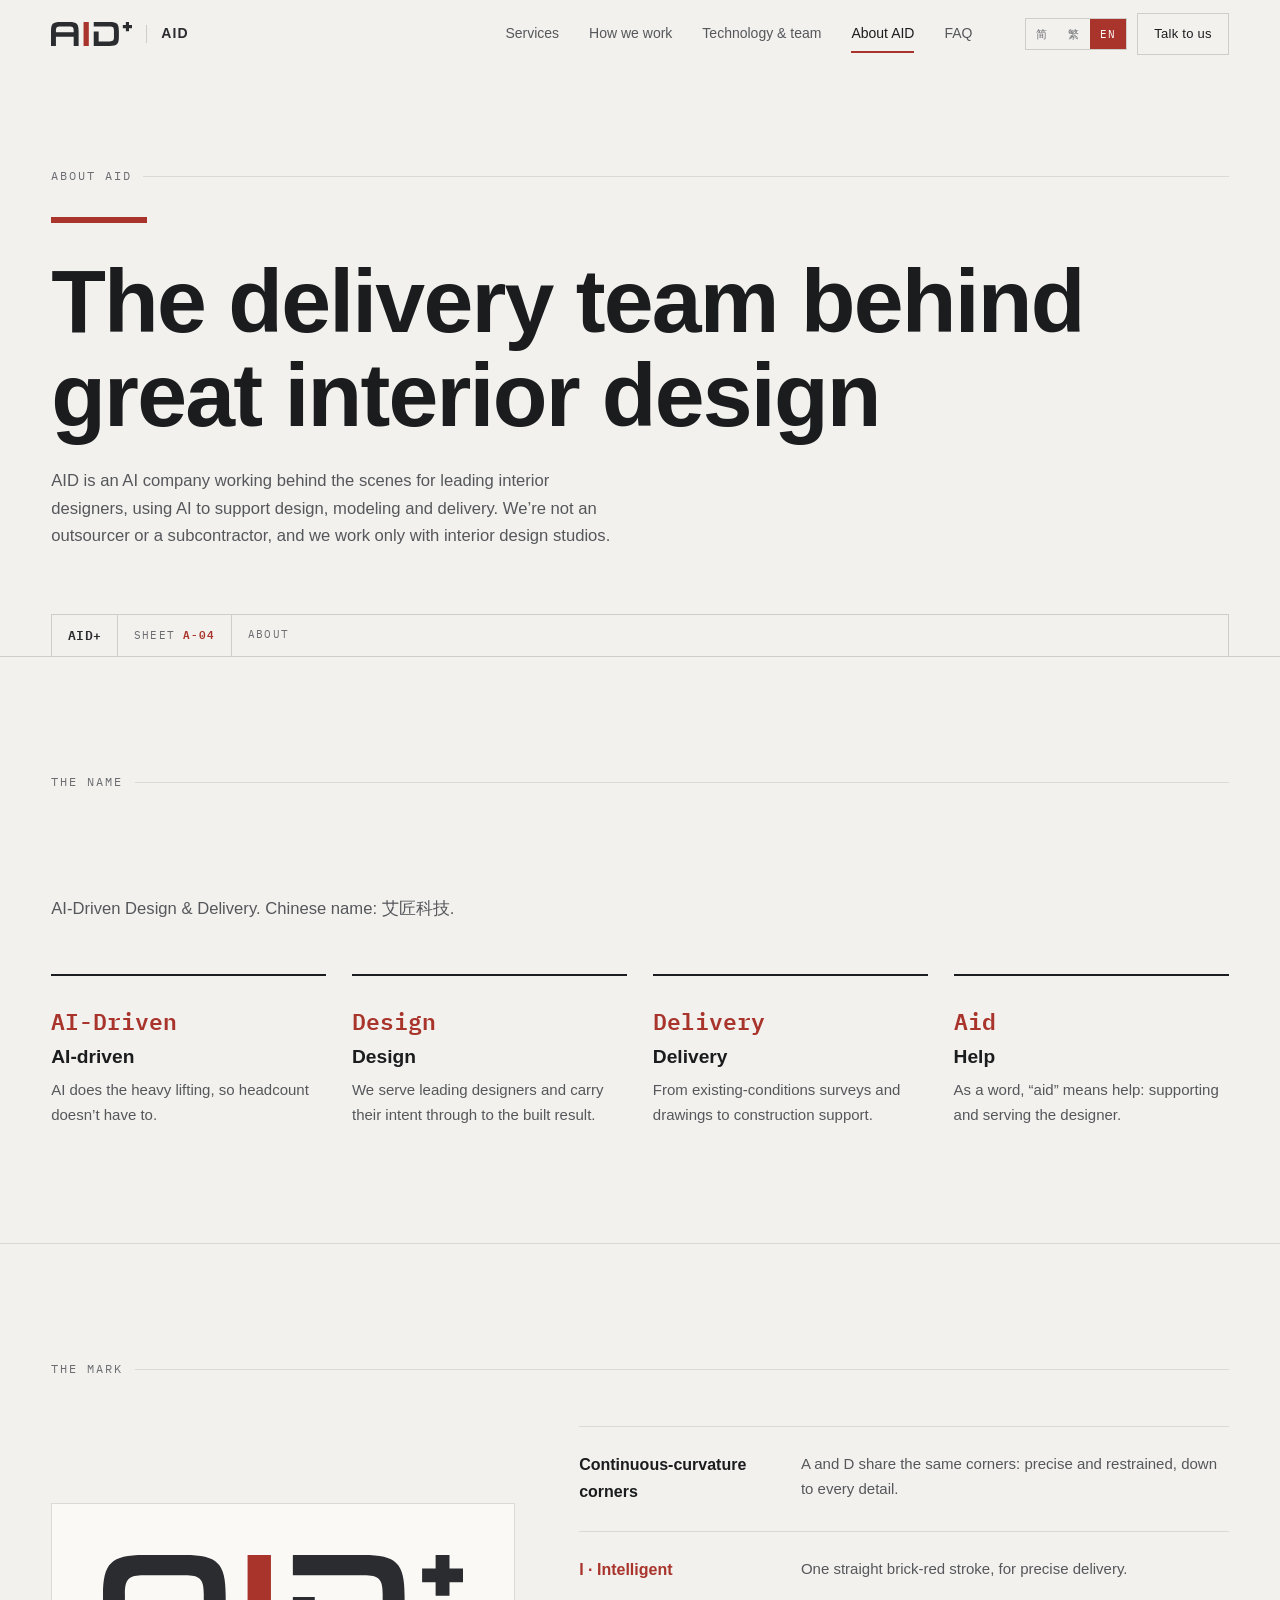
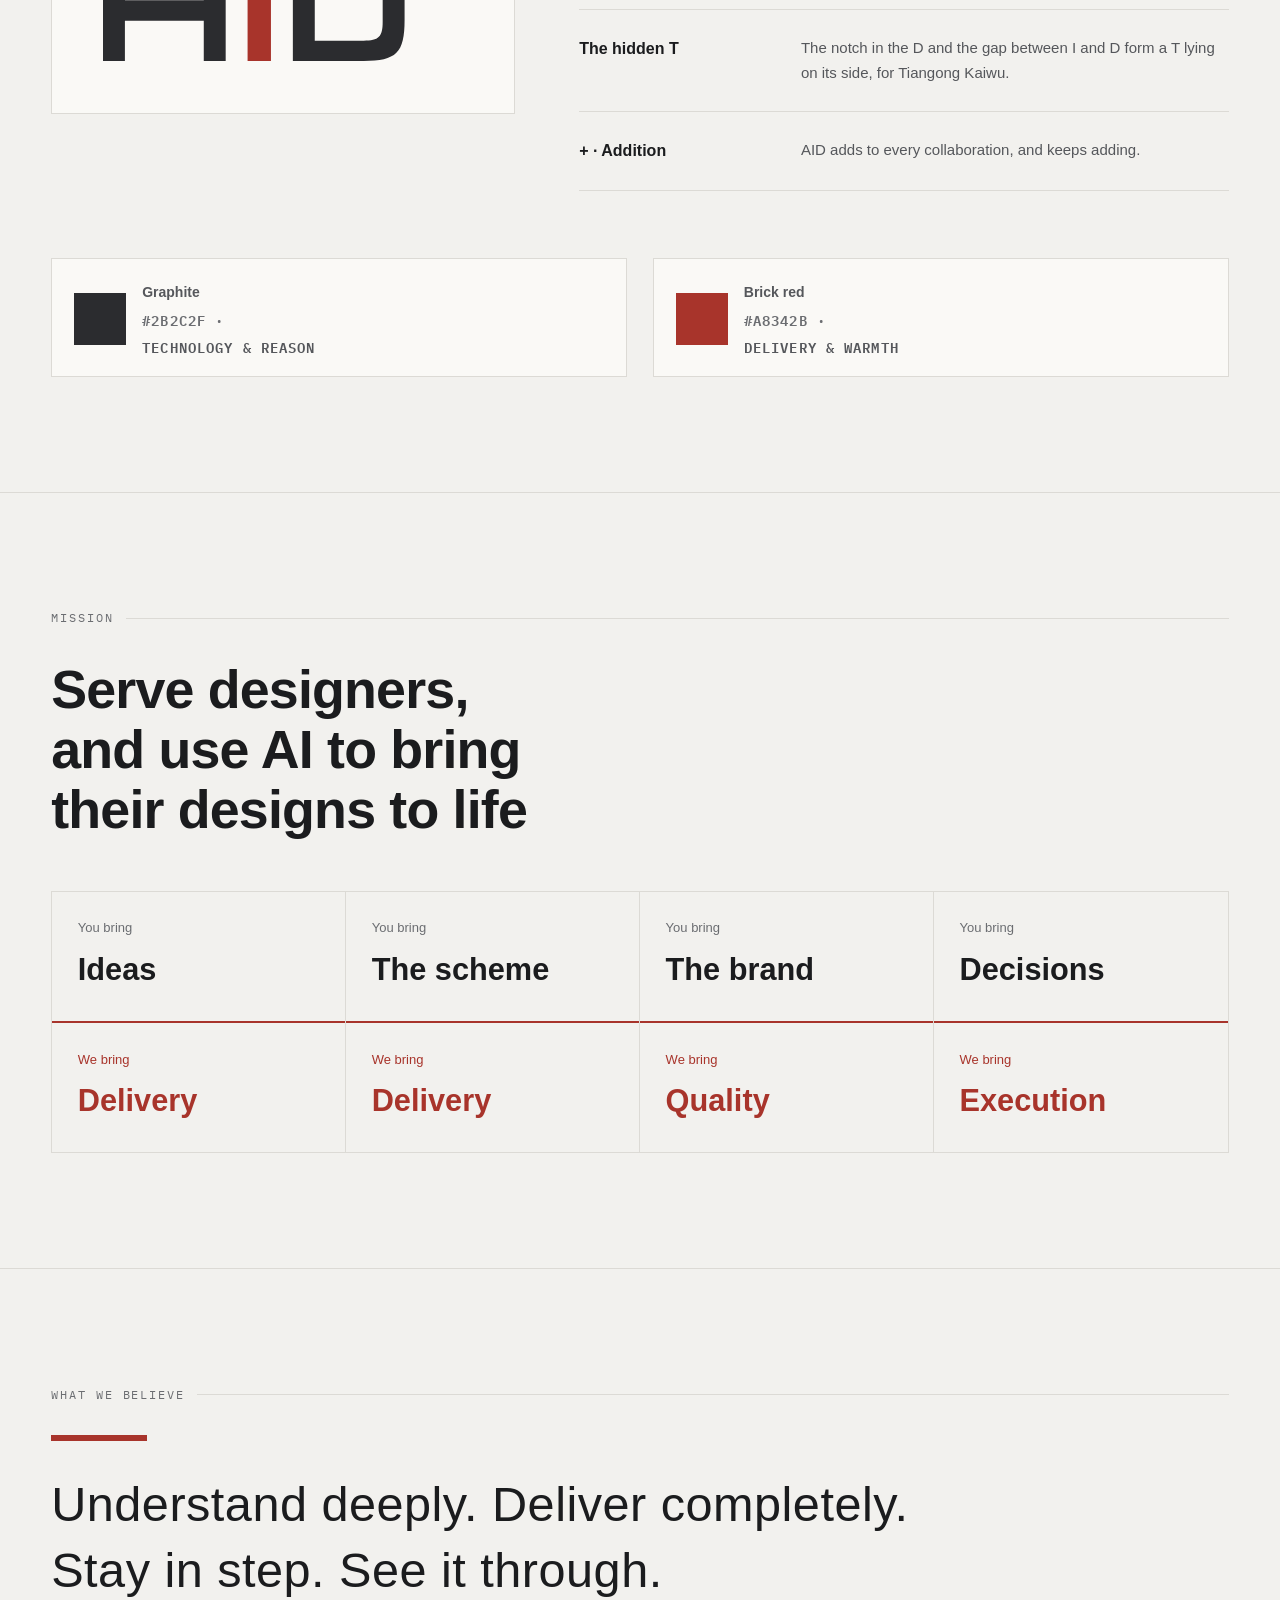
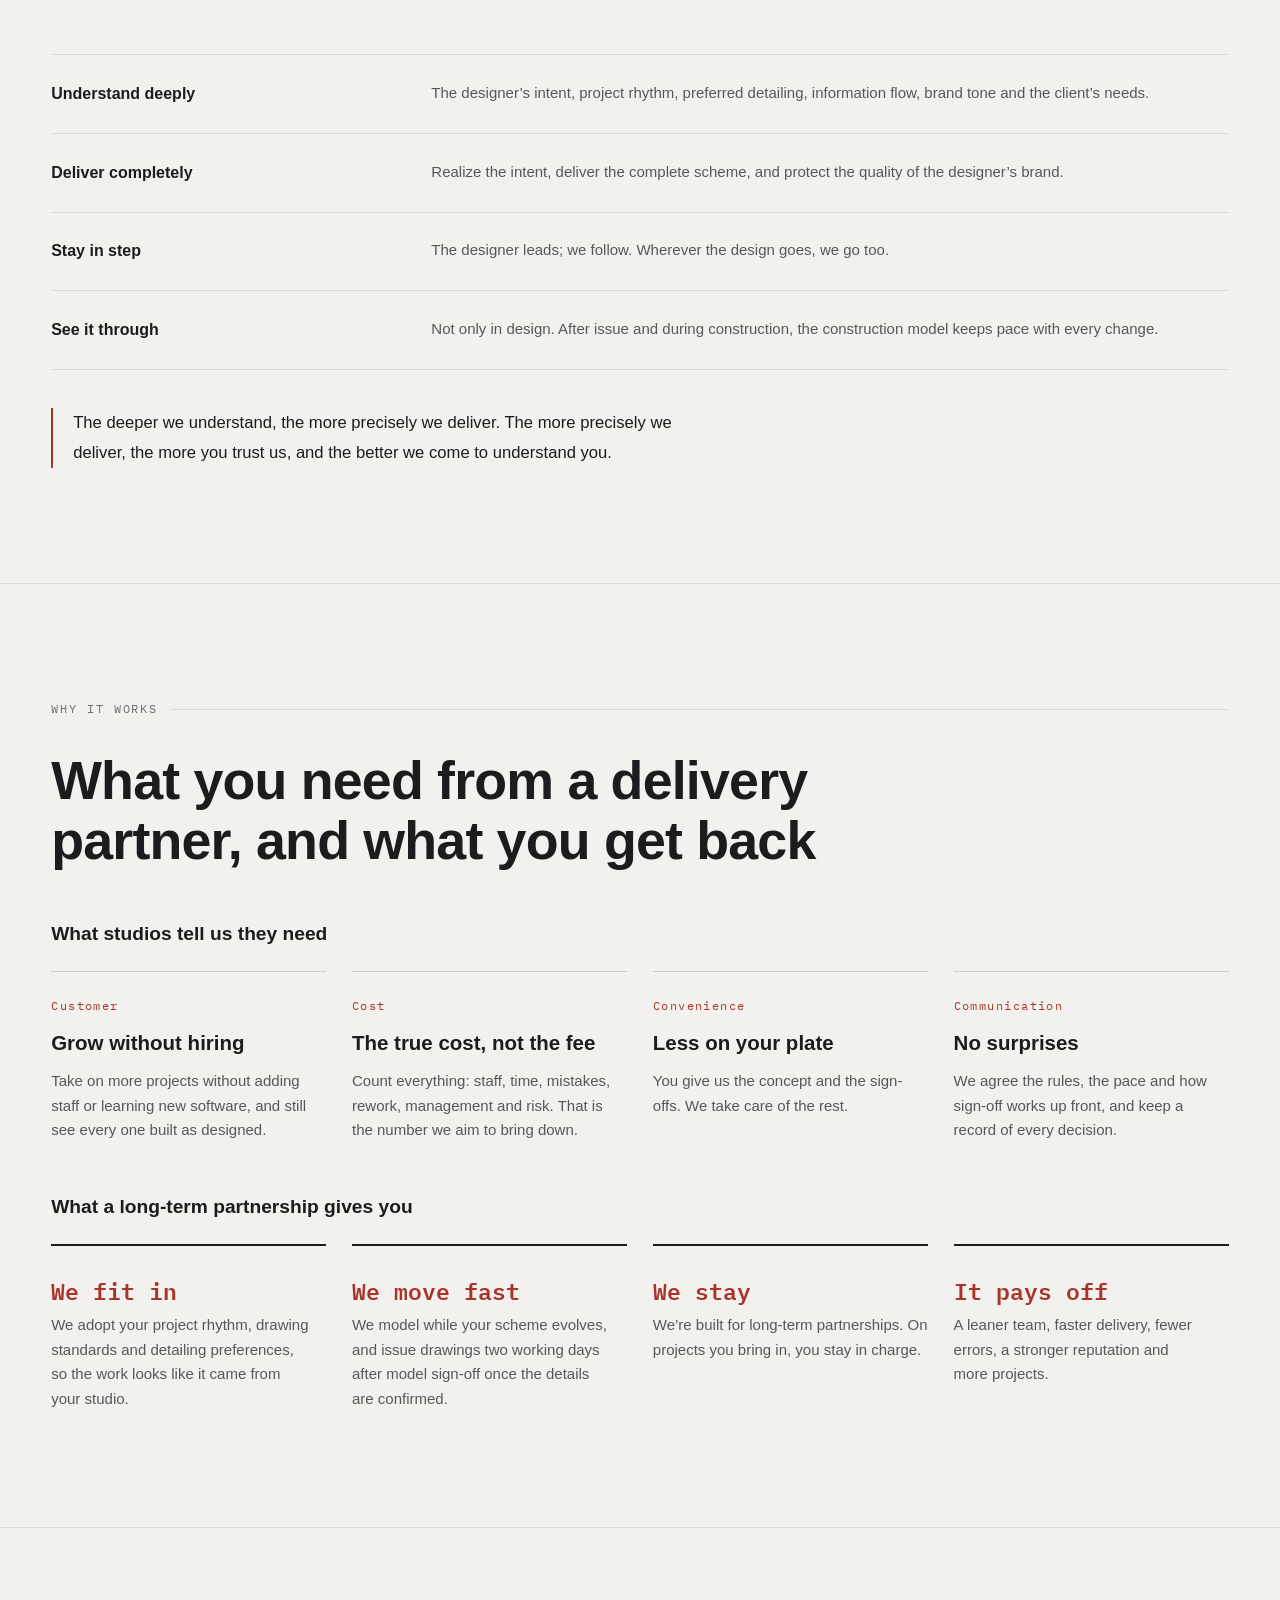
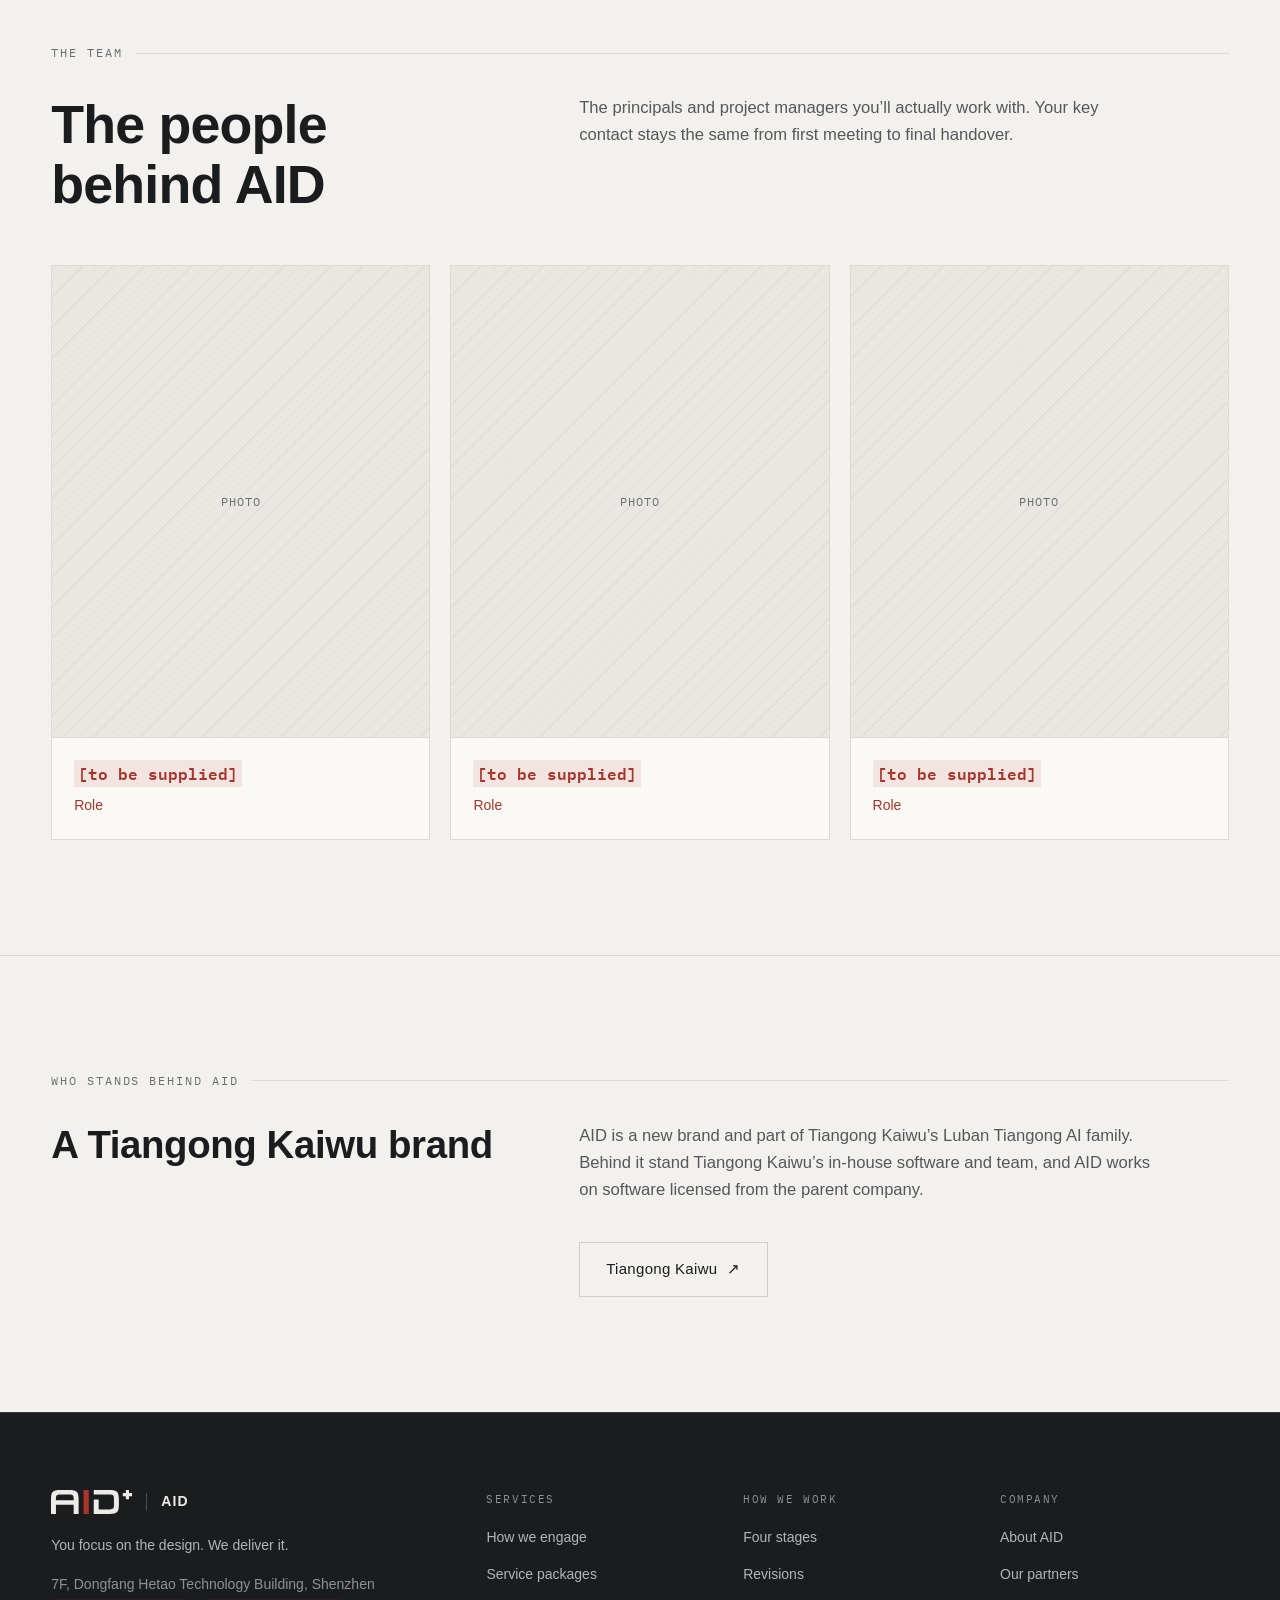
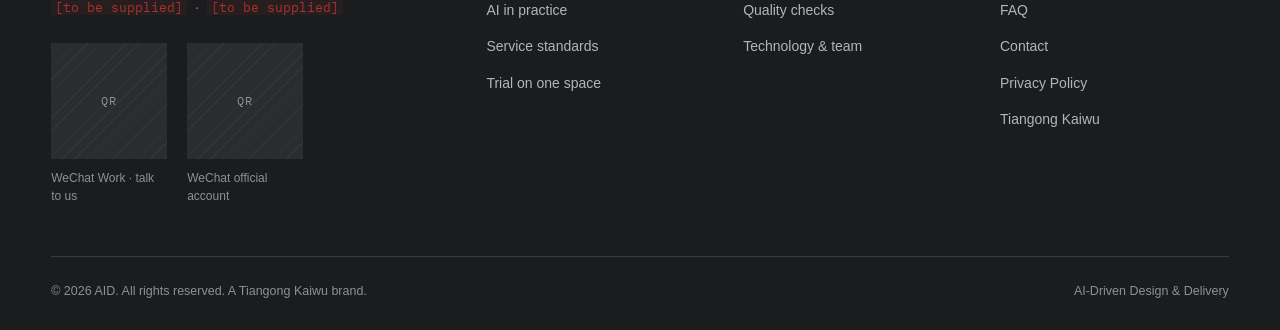
<file: about.html>
<!DOCTYPE html>
<html lang="zh-CN" data-lang="zh" data-title-en="About AID" data-title-hant="關於 AID — 艾匠科技">
<head>
<meta charset="UTF-8">
<meta name="viewport" content="width=device-width, initial-scale=1">
<title>关于 AID — 艾匠科技</title>
<meta name="description" content="AID 艾匠科技，AI-Driven Design & Delivery，大师的数字建造团队，天宫开物旗下品牌。">
<meta property="og:type" content="website">
<meta property="og:site_name" content="AID 艾匠科技">
<meta property="og:locale" content="zh_CN">
<meta property="og:title" content="关于 AID — 艾匠科技">
<meta property="og:description" content="AID 艾匠科技，AI-Driven Design & Delivery，大师的数字建造团队，天宫开物旗下品牌。">
<meta property="og:url" content="https://rsm-zhl232.github.io/aid-web/about.html">
<meta property="og:image" content="https://rsm-zhl232.github.io/aid-web/assets/img/og-cover.jpg">
<meta property="og:image:width" content="1200">
<meta property="og:image:height" content="630">
<meta name="twitter:card" content="summary_large_image">
<link rel="canonical" href="https://rsm-zhl232.github.io/aid-web/about.html">
<link rel="alternate" hreflang="zh-CN" href="https://rsm-zhl232.github.io/aid-web/about.html?lang=zh">
<link rel="alternate" hreflang="zh-Hant" href="https://rsm-zhl232.github.io/aid-web/about.html?lang=hant">
<link rel="alternate" hreflang="en" href="https://rsm-zhl232.github.io/aid-web/about.html?lang=en">
<link rel="alternate" hreflang="x-default" href="https://rsm-zhl232.github.io/aid-web/about.html">
<meta name="theme-color" content="#1B1C1E">
<link rel="icon" href="assets/img/aid-mark.svg" type="image/svg+xml">
<link rel="icon" href="assets/img/favicon-512.png" type="image/png" sizes="512x512">
<link rel="apple-touch-icon" href="assets/img/apple-touch-icon.png">
<script>
/* Decide the language before first paint. assets/js/site.js repeats this
   logic (AID.pickLang / AID.applyLang) — if you change one, change the other. */
(function(){try{var k={zh:"zh-CN",hant:"zh-Hant",en:"en"},q=new URLSearchParams(location.search).get("lang"),
s=localStorage.getItem("aid-lang"),n=(navigator.language||"zh").toLowerCase(),
l=k[q]?q:k[s]?s:/^zh-(tw|hk|mo|hant)/.test(n)?"hant":n.indexOf("en")===0?"en":"zh",d=document.documentElement;
d.setAttribute("data-lang",l);d.setAttribute("lang",k[l]);d.classList.add("js");}catch(e){}})();
</script>
<link rel="preload" href="assets/fonts/plex-mono-400.woff2" as="font" type="font/woff2" crossorigin>
<link rel="stylesheet" href="assets/css/main.css">
</head>
<body data-header="light">
<header data-hdr></header>

<main>
  <section class="phero phero--paper">
    <div class="wrap">
      <p class="eyebrow reveal"><span data-lang="en">About AID</span><span data-lang="zh">关于 AID</span><span data-lang="hant">關於 AID</span></p>
      <div class="bar reveal"></div>
      <h1 class="display reveal" data-delay="60">
        <span data-lang="en">The delivery team behind great interior design</span>
        <span data-lang="zh">大师的数字建造团队</span><span data-lang="hant">大師的數位建造團隊</span>
      </h1>
      <p class="lede reveal" data-delay="120">
        <span data-lang="en">AID is an AI company working behind the scenes for leading interior designers, using AI to support design, modeling and delivery. We’re not an outsourcer or a subcontractor, and we work only with interior design studios.</span>
        <span data-lang="zh">AID 是一家 AI 科技公司。站在大师背后，用 AI 支持大师设计、建模、落地。不是外包，不是分包，只服务室内设计大师工作室。</span><span data-lang="hant">AID 是一家 AI 科技公司。站在大師背後，用 AI 支持大師設計、建模、落地。不是外包，不是分包，只服務室內設計大師工作室。</span>
      </p>
      <div class="sheetbar reveal" aria-hidden="true"><span class="sheetbar__logo">AID+</span><span>SHEET <b>A-04</b></span><span>ABOUT</span></div>
    </div>
  </section>

  <!-- ============ NAME ============ -->
  <section class="section" id="name">
    <div class="wrap">
      <p class="eyebrow reveal"><span data-lang="en">The name</span><span data-lang="zh">品牌释义</span><span data-lang="hant">品牌釋義</span></p>
      <h2 class="h1 reveal">AID = <span data-lang="en">AI-driven + Design + Delivery + Aid</span><span data-lang="zh">AI 驱动 + 设计 + 交付 + 帮助</span><span data-lang="hant">AI 驅動 + 設計 + 交付 + 幫助</span></h2>
      <p class="lede mt-s reveal" data-delay="40"><span data-lang="en">AI-Driven Design &amp; Delivery. Chinese name: 艾匠科技.</span><span data-lang="zh">中文名 艾匠科技 · 英文全称 AI-Driven Design &amp; Delivery · 读音 艾德</span><span data-lang="hant">中文名 艾匠科技 · 英文全稱 AI-Driven Design &amp; Delivery · 讀音 艾德</span></p>
      <div class="ruled grid--4 mt-l" style="display:grid">
        <div class="reveal"><p class="ruled__k">AI-Driven</p><h3 class="h3"><span data-lang="en">AI-driven</span><span data-lang="zh">AI 驱动</span><span data-lang="hant">AI 驅動</span></h3>
          <p><span data-lang="en">AI does the heavy lifting, so headcount doesn’t have to.</span><span data-lang="zh">用 AI 驱动设计落地，不靠人海战术。</span><span data-lang="hant">用 AI 驅動設計落地，不靠人海戰術。</span></p></div>
        <div class="reveal" data-delay="40"><p class="ruled__k">Design</p><h3 class="h3"><span data-lang="en">Design</span><span data-lang="zh">设计</span><span data-lang="hant">設計</span></h3>
          <p><span data-lang="en">We serve leading designers and carry their intent through to the built result.</span><span data-lang="zh">服务设计大师，帮大师把设计意图落地。</span><span data-lang="hant">服務設計大師，幫大師把設計意圖落地。</span></p></div>
        <div class="reveal" data-delay="80"><p class="ruled__k">Delivery</p><h3 class="h3"><span data-lang="en">Delivery</span><span data-lang="zh">交付</span><span data-lang="hant">交付</span></h3>
          <p><span data-lang="en">From existing-conditions surveys and drawings to construction support.</span><span data-lang="zh">从现状还原、出图到施工配合，全流程交付。</span><span data-lang="hant">從現狀還原、出圖到施工配合，全流程交付。</span></p></div>
        <div class="reveal" data-delay="120"><p class="ruled__k">Aid</p><h3 class="h3"><span data-lang="en">Help</span><span data-lang="zh">帮助</span><span data-lang="hant">幫助</span></h3>
          <p><span data-lang="en">As a word, “aid” means help: supporting and serving the designer.</span><span data-lang="zh">AID 作为单词有“帮助”的含义：辅助大师，服务大师。</span><span data-lang="hant">AID 作為單詞有「幫助」的含義：輔助大師，服務大師。</span></p></div>
      </div>
    </div>
  </section>

  <!-- ============ LOGO ============ -->
  <section class="section section--rule" id="logo">
    <div class="wrap">
      <p class="eyebrow reveal"><span data-lang="en">The mark</span><span data-lang="zh">标志释义</span><span data-lang="hant">標誌釋義</span></p>
      <div class="grid grid--sidecar" style="align-items:center">
        <div class="reveal" style="color:var(--graphite);padding:clamp(24px,4vw,56px);background:var(--bg-2);border:1px solid var(--line)">
          <img src="assets/img/aid-logo.svg" alt="AID+ 标志" width="493" height="146" style="width:100%;height:auto">
        </div>
        <dl class="deflist reveal" data-delay="60">
          <div><dt><span data-lang="en">Continuous-curvature corners</span><span data-lang="zh">连续曲率圆角</span><span data-lang="hant">連續曲率圓角</span></dt>
            <dd><span data-lang="en">A and D share the same corners: precise and restrained, down to every detail.</span><span data-lang="zh">A、D 的转角用同一套圆角，严谨克制，精确到每一处细节。</span><span data-lang="hant">A、D 的轉角用同一套圓角，嚴謹克制，精確到每一處細節。</span></dd></div>
          <div><dt><span class="accent">I · Intelligent</span></dt>
            <dd><span data-lang="en">One straight brick-red stroke, for precise delivery.</span><span data-lang="zh">一道笔直的砖红竖线，代表精准落地。</span><span data-lang="hant">一道筆直的磚紅豎線，代表精準落地。</span></dd></div>
          <div><dt><span data-lang="en">The hidden T</span><span data-lang="zh">隐藏的 T</span><span data-lang="hant">隱藏的 T</span></dt>
            <dd><span data-lang="en">The notch in the D and the gap between I and D form a T lying on its side, for Tiangong Kaiwu.</span><span data-lang="zh">D 的缺口与 I、D 之间的留白，组成一个平躺的 T，代表天宫开物。</span><span data-lang="hant">D 的缺口與 I、D 之間的留白，組成一個平躺的 T，代表天宮開物。</span></dd></div>
          <div><dt>+ · <span data-lang="en">Addition</span><span data-lang="zh">叠加</span><span data-lang="hant">疊加</span></dt>
            <dd><span data-lang="en">AID adds to every collaboration, and keeps adding.</span><span data-lang="zh">AID 进入每一次合作，都带来叠加与递增的力量。</span><span data-lang="hant">AID 進入每一次合作，都帶來疊加與遞增的力量。</span></dd></div>
        </dl>
      </div>
      <div class="grid grid--2 mt-l reveal">
        <div class="org__box" style="display:flex;gap:16px;align-items:center"><span style="width:52px;height:52px;background:#2B2C2F;flex:0 0 auto"></span>
          <b><span data-lang="en">Graphite</span><span data-lang="zh">石墨灰</span><span data-lang="hant">石墨灰</span><span class="mono" style="display:block;color:var(--faint);margin-top:4px">#2B2C2F · <span data-lang="en">technology &amp; reason</span><span data-lang="zh">技术与理性</span><span data-lang="hant">技術與理性</span></span></b></div>
        <div class="org__box" style="display:flex;gap:16px;align-items:center"><span style="width:52px;height:52px;background:#A8342B;flex:0 0 auto"></span>
          <b><span data-lang="en">Brick red</span><span data-lang="zh">砖红</span><span data-lang="hant">磚紅</span><span class="mono" style="display:block;color:var(--faint);margin-top:4px">#A8342B · <span data-lang="en">delivery &amp; warmth</span><span data-lang="zh">落地与温度</span><span data-lang="hant">落地與溫度</span></span></b></div>
      </div>
    </div>
  </section>

  <!-- ============ MISSION ============ -->
  <section class="section" id="mission">
    <div class="wrap">
      <p class="eyebrow reveal"><span data-lang="en">Mission</span><span data-lang="zh">品牌使命</span><span data-lang="hant">品牌使命</span></p>
      <h2 class="h1 reveal" style="max-width:22ch">
        <span data-lang="en">Serve designers, and use AI to bring their designs to life</span>
        <span data-lang="zh">成为大师的服务者，用 AI 帮大师落地设计</span><span data-lang="hant">成為大師的服務者，用 AI 幫大師落地設計</span>
      </h2>
      <div class="split mt-l reveal">
        <div><p><small><span data-lang="en">You bring</span><span data-lang="zh">大师出</span><span data-lang="hant">大師出</span></small><strong><span data-lang="en">Ideas</span><span data-lang="zh">创意</span><span data-lang="hant">創意</span></strong></p>
             <p><small><span data-lang="en">We bring</span><span data-lang="zh">AID 出</span><span data-lang="hant">AID 出</span></small><strong><span data-lang="en">Delivery</span><span data-lang="zh">落地</span><span data-lang="hant">落地</span></strong></p></div>
        <div><p><small><span data-lang="en">You bring</span><span data-lang="zh">大师出</span><span data-lang="hant">大師出</span></small><strong><span data-lang="en">The scheme</span><span data-lang="zh">方案</span><span data-lang="hant">方案</span></strong></p>
             <p><small><span data-lang="en">We bring</span><span data-lang="zh">AID 出</span><span data-lang="hant">AID 出</span></small><strong><span data-lang="en">Delivery</span><span data-lang="zh">交付</span><span data-lang="hant">交付</span></strong></p></div>
        <div><p><small><span data-lang="en">You bring</span><span data-lang="zh">大师出</span><span data-lang="hant">大師出</span></small><strong><span data-lang="en">The brand</span><span data-lang="zh">品牌</span><span data-lang="hant">品牌</span></strong></p>
             <p><small><span data-lang="en">We bring</span><span data-lang="zh">AID 出</span><span data-lang="hant">AID 出</span></small><strong><span data-lang="en">Quality</span><span data-lang="zh">质量</span><span data-lang="hant">品質</span></strong></p></div>
        <div><p><small><span data-lang="en">You bring</span><span data-lang="zh">大师出</span><span data-lang="hant">大師出</span></small><strong><span data-lang="en">Decisions</span><span data-lang="zh">决策</span><span data-lang="hant">決策</span></strong></p>
             <p><small><span data-lang="en">We bring</span><span data-lang="zh">AID 出</span><span data-lang="hant">AID 出</span></small><strong><span data-lang="en">Execution</span><span data-lang="zh">执行</span><span data-lang="hant">執行</span></strong></p></div>
      </div>
    </div>
  </section>

  <!-- ============ PHILOSOPHY ============ -->
  <section class="section" id="philosophy">
    <div class="wrap">
      <p class="eyebrow reveal"><span data-lang="en">What we believe</span><span data-lang="zh">核心理念</span><span data-lang="hant">核心理念</span></p>
      <div class="bar reveal"></div>
      <h2 class="creed reveal">
        <span data-lang="en">Understand deeply. Deliver completely.<br>Stay in step. See it through.</span>
        <span data-lang="zh">高度读懂，全面落地。<br>同频并行，全程跟随。</span><span data-lang="hant">高度讀懂，全面落地。<br>同頻並行，全程跟隨。</span>
      </h2>
      <dl class="deflist mt-l reveal">
        <div><dt><span data-lang="en">Understand deeply</span><span data-lang="zh">高度读懂</span><span data-lang="hant">高度讀懂</span></dt>
          <dd><span data-lang="en">The designer’s intent, project rhythm, preferred detailing, information flow, brand tone and the client’s needs.</span><span data-lang="zh">读懂大师的设计意图、项目节奏、收口习惯、提资流程、品牌调性与业主需求。</span><span data-lang="hant">讀懂大師的設計意圖、項目節奏、收邊習慣、資料往來流程、品牌調性與業主需求。</span></dd></div>
        <div><dt><span data-lang="en">Deliver completely</span><span data-lang="zh">全面落地</span><span data-lang="hant">全面落地</span></dt>
          <dd><span data-lang="en">Realize the intent, deliver the complete scheme, and protect the quality of the designer’s brand.</span><span data-lang="zh">把设计意图落地，把方案完整交付，守住大师的品牌质量。</span><span data-lang="hant">把設計意圖落地，把方案完整交付，守住大師的品牌品質。</span></dd></div>
        <div><dt><span data-lang="en">Stay in step</span><span data-lang="zh">同频并行</span><span data-lang="hant">同頻並行</span></dt>
          <dd><span data-lang="en">The designer leads; we follow. Wherever the design goes, we go too.</span><span data-lang="zh">大师引领，AID 跟随；大师改到哪，AID 跟到哪。</span><span data-lang="hant">大師引領，AID 跟隨；大師改到哪，AID 跟到哪。</span></dd></div>
        <div><dt><span data-lang="en">See it through</span><span data-lang="zh">全程跟随</span><span data-lang="hant">全程跟隨</span></dt>
          <dd><span data-lang="en">Not only in design. After issue and during construction, the construction model keeps pace with every change.</span><span data-lang="zh">不止设计阶段。出图后、施工中大师要改，AID 继续跟，施工图模型同步更新。</span><span data-lang="hant">不止設計階段。出圖後、施工中大師要改，AID 繼續跟，施工圖模型同步更新。</span></dd></div>
      </dl>
      <p class="creed__note reveal"><span data-lang="en">The deeper we understand, the more precisely we deliver. The more precisely we deliver, the more you trust us, and the better we come to understand you.</span><span data-lang="zh">读懂越深，落地越准；落地越准，大师越信任；大师越信任，我们越懂大师。</span><span data-lang="hant">讀懂越深，落地越準；落地越準，大師越信任；大師越信任，我們越懂大師。</span></p>
    </div>
  </section>

  <!-- ============ 4C 4R ============ -->
  <section class="section" id="values">
    <div class="wrap">
      <p class="eyebrow reveal"><span data-lang="en">Why it works</span><span data-lang="zh">4C · 4R</span><span data-lang="hant">4C · 4R</span></p>
      <h2 class="h1 reveal">
        <span data-lang="en">What you need from a delivery partner, and what you get back</span>
        <span data-lang="zh">大师要什么，我们如何长期共赢</span><span data-lang="hant">大師要什麼，我們如何長期共贏</span>
      </h2>
      <h3 class="h3 mt-l reveal"><span data-lang="en">What studios tell us they need</span><span data-lang="zh">4C · 大师真正需要的</span><span data-lang="hant">4C · 大師真正需要的</span></h3>
      <div class="grid grid--4 mt-m">
        <div class="card reveal"><div class="card__ix"><span data-lang="en">Customer</span><span data-lang="zh">Customer · 需求</span><span data-lang="hant">Customer · 需求</span></div>
          <h3 class="card__t card__t--top" data-lang="en">Grow without hiring</h3>
          <p class="card__d"><span data-lang="en">Take on more projects without adding staff or learning new software, and still see every one built as designed.</span><span data-lang="zh">不扩编、不招人、不学软件，项目顺利落地。</span><span data-lang="hant">不擴編、不招人、不學軟體，項目順利落地。</span></p></div>
        <div class="card reveal" data-delay="40"><div class="card__ix"><span data-lang="en">Cost</span><span data-lang="zh">Cost · 成本</span><span data-lang="hant">Cost · 成本</span></div>
          <h3 class="card__t card__t--top" data-lang="en">The true cost, not the fee</h3>
          <p class="card__d"><span data-lang="en">Count everything: staff, time, mistakes, rework, management and risk. That is the number we aim to bring down.</span><span data-lang="zh">算总账：人力、时间、错误、返工、管理、风险。</span><span data-lang="hant">算總帳：人力、時間、錯誤、返工、管理、風險。</span></p></div>
        <div class="card reveal" data-delay="80"><div class="card__ix"><span data-lang="en">Convenience</span><span data-lang="zh">Convenience · 便利</span><span data-lang="hant">Convenience · 便利</span></div>
          <h3 class="card__t card__t--top" data-lang="en">Less on your plate</h3>
          <p class="card__d"><span data-lang="en">You give us the concept and the sign-offs. We take care of the rest.</span><span data-lang="zh">大师只给概念和确认，其余由我们推进。</span><span data-lang="hant">大師只給概念和確認，其餘由我們推進。</span></p></div>
        <div class="card reveal" data-delay="120"><div class="card__ix"><span data-lang="en">Communication</span><span data-lang="zh">Communication · 沟通</span><span data-lang="hant">Communication · 溝通</span></div>
          <h3 class="card__t card__t--top" data-lang="en">No surprises</h3>
          <p class="card__d"><span data-lang="en">We agree the rules, the pace and how sign-off works up front, and keep a record of every decision.</span><span data-lang="zh">一起定规则、定节奏、定确认机制，全程留痕。</span><span data-lang="hant">一起定規則、定節奏、定確認機制，全程留下紀錄。</span></p></div>
      </div>
      <h3 class="h3 mt-l reveal"><span data-lang="en">What a long-term partnership gives you</span><span data-lang="zh">4R · 长期共赢</span><span data-lang="hant">4R · 長期共贏</span></h3>
      <div class="ruled grid--4 mt-m" style="display:grid">
        <div class="reveal"><p class="ruled__k"><span data-lang="en">We fit in</span><span data-lang="zh">Relevance</span><span data-lang="hant">Relevance</span></p><p><span data-lang="en">We adopt your project rhythm, drawing standards and detailing preferences, so the work looks like it came from your studio.</span><span data-lang="zh">嵌入大师的项目节奏、出图标准与收口习惯。</span><span data-lang="hant">嵌入大師的項目節奏、出圖標準與收邊習慣。</span></p></div>
        <div class="reveal" data-delay="40"><p class="ruled__k"><span data-lang="en">We move fast</span><span data-lang="zh">Reaction</span><span data-lang="hant">Reaction</span></p><p><span data-lang="en">We model while your scheme evolves, and issue drawings two working days after model sign-off once the details are confirmed.</span><span data-lang="zh">边调方案边建模，节点物料确认后，确认模型 2 天出图。</span><span data-lang="hant">邊調方案邊建模，節點物料確認後，確認模型 2 天出圖。</span></p></div>
        <div class="reveal" data-delay="80"><p class="ruled__k"><span data-lang="en">We stay</span><span data-lang="zh">Relationship</span><span data-lang="hant">Relationship</span></p><p><span data-lang="en">We’re built for long-term partnerships. On projects you bring in, you stay in charge.</span><span data-lang="zh">长期合作、长期配合；大师引荐的项目，大师主导。</span><span data-lang="hant">長期合作、長期配合；大師引薦的項目，大師主導。</span></p></div>
        <div class="reveal" data-delay="120"><p class="ruled__k"><span data-lang="en">It pays off</span><span data-lang="zh">Reward</span><span data-lang="hant">Reward</span></p><p><span data-lang="en">A leaner team, faster delivery, fewer errors, a stronger reputation and more projects.</span><span data-lang="zh">不扩编、快交付、少错误、高口碑、更多项目。</span><span data-lang="hant">不擴編、快交付、少錯誤、高口碑、更多項目。</span></p></div>
      </div>
    </div>
  </section>

  <!-- ============ TEAM ============
       Cards are rendered from AID.team in assets/js/site.js. -->
  <section class="section" id="team">
    <div class="wrap">
      <p class="eyebrow reveal"><span data-lang="en">The team</span><span data-lang="zh">主理人与团队</span><span data-lang="hant">主理人與團隊</span></p>
      <div class="grid grid--sidecar">
        <h2 class="h1 reveal">
          <span data-lang="en">The people behind AID</span>
          <span data-lang="zh">站在大师背后的人</span><span data-lang="hant">站在大師背後的人</span>
        </h2>
        <p class="lede reveal" data-delay="60">
          <span data-lang="en">The principals and project managers you’ll actually work with. Your key contact stays the same from first meeting to final handover.</span>
          <span data-lang="zh">您真正会打交道的主理人与项目经理。从第一次见面到最后交付，核心接口人不换。</span><span data-lang="hant">您真正會打交道的主理人與項目經理。從第一次見面到最後交付，主要聯絡人不換。</span>
        </p>
      </div>
      <div class="people mt-l reveal" data-team></div>
    </div>
  </section>

  <!-- ============ PARENT ============ -->
  <section class="section section--rule" id="group">
    <div class="wrap">
      <p class="eyebrow reveal"><span data-lang="en">Who stands behind AID</span><span data-lang="zh">背后是谁</span><span data-lang="hant">背後是誰</span></p>
      <div class="grid grid--sidecar">
        <h2 class="h2 reveal">
          <span data-lang="en">A Tiangong Kaiwu brand</span>
          <span data-lang="zh">天宫开物旗下品牌</span><span data-lang="hant">天宮開物旗下品牌</span>
        </h2>
        <div>
          <p class="lede reveal" data-delay="60">
            <span data-lang="en">AID is a new brand and part of Tiangong Kaiwu’s Luban Tiangong AI family. Behind it stand Tiangong Kaiwu’s in-house software and team, and AID works on software licensed from the parent company.</span>
            <span data-lang="zh">AID 是新品牌，天宫开物旗下鲁班天宫 AI 系列品牌之一。背后是天宫开物的自研软件和团队，使用总公司授权的软件。</span><span data-lang="hant">AID 是新品牌，天宮開物旗下魯班天宮 AI 系列品牌之一。背後是天宮開物的自研軟體和團隊，使用總公司授權的軟體。</span>
          </p>
          <div class="btn-row reveal" data-delay="100">
            <a class="btn btn--ghost" href="https://www.tgkw.com" target="_blank" rel="noopener"><span data-lang="en">Tiangong Kaiwu</span><span data-lang="zh">了解天宫开物</span><span data-lang="hant">了解天宮開物</span> <span class="arw">↗</span></a>
          </div>
        </div>
      </div>
    </div>
  </section>

</main>

<footer data-ftr></footer>
<script src="assets/js/site.js"></script>
</body>
</html>
</file>
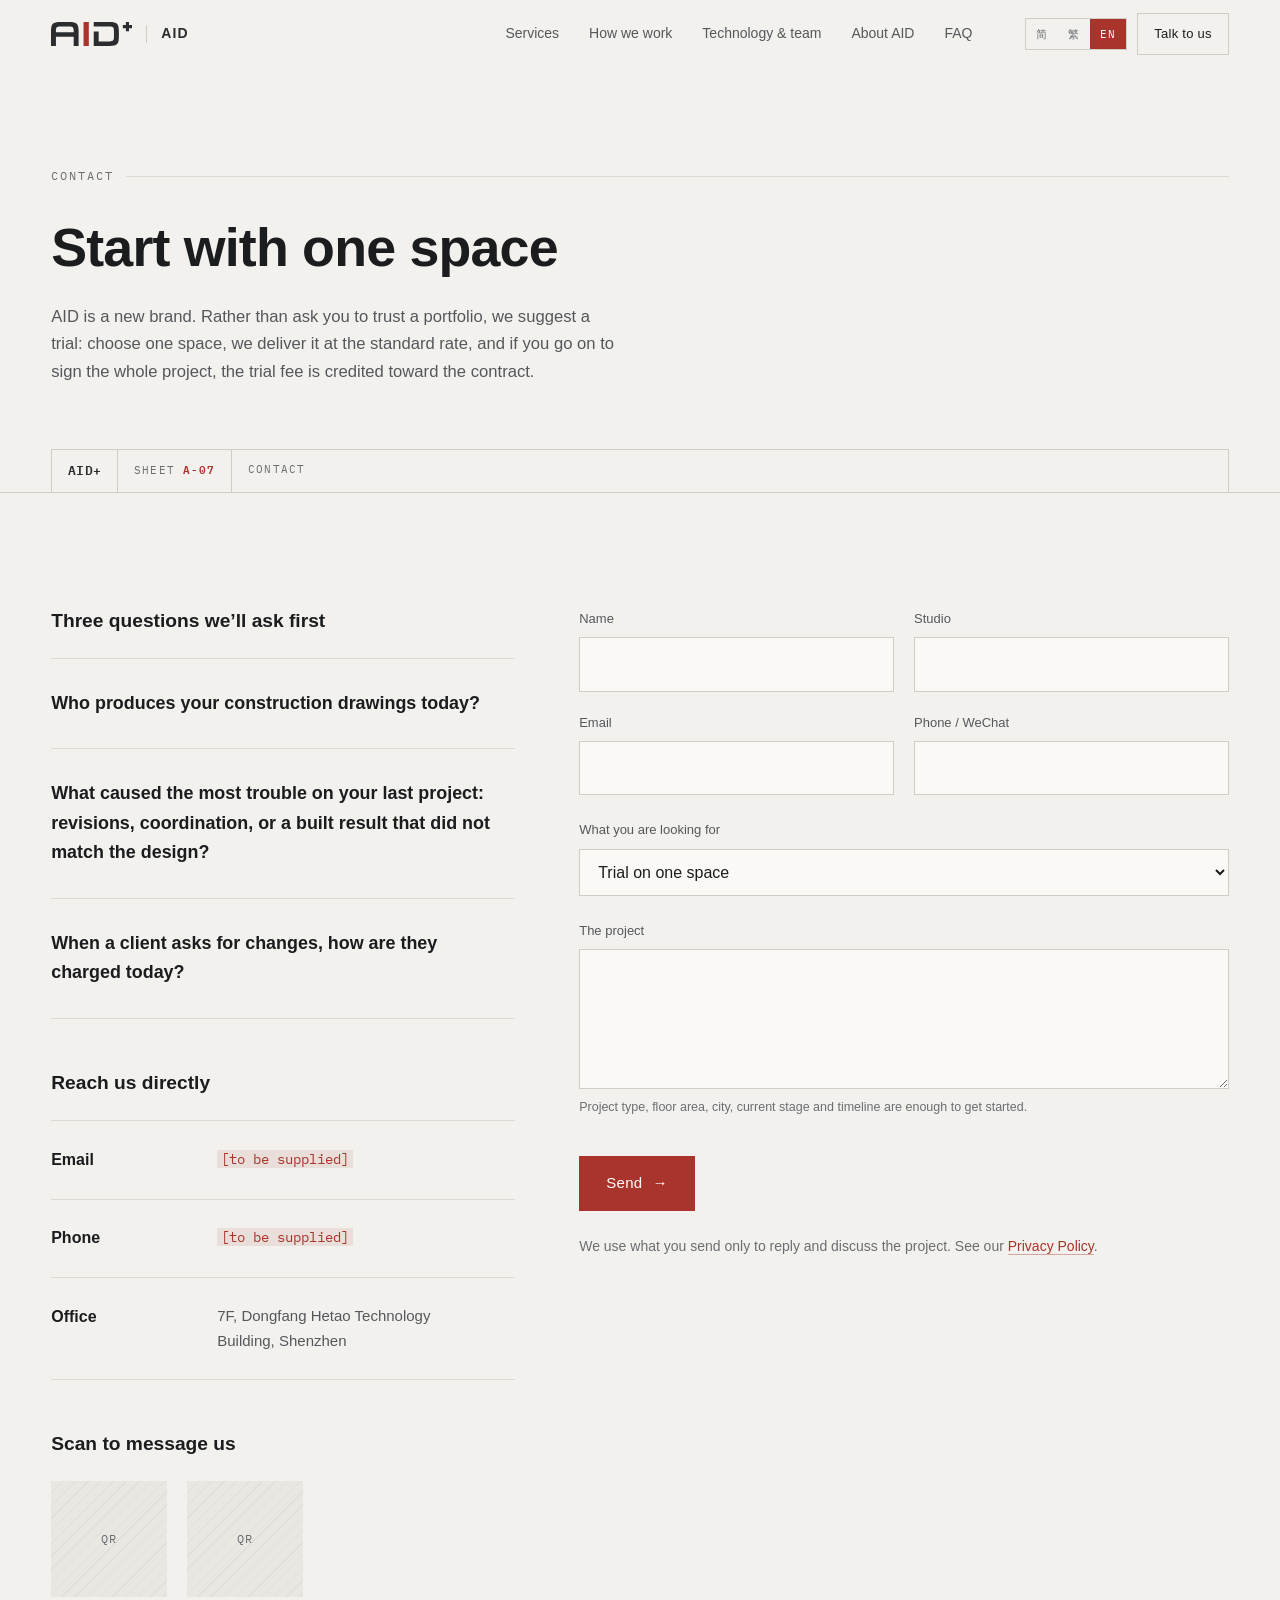
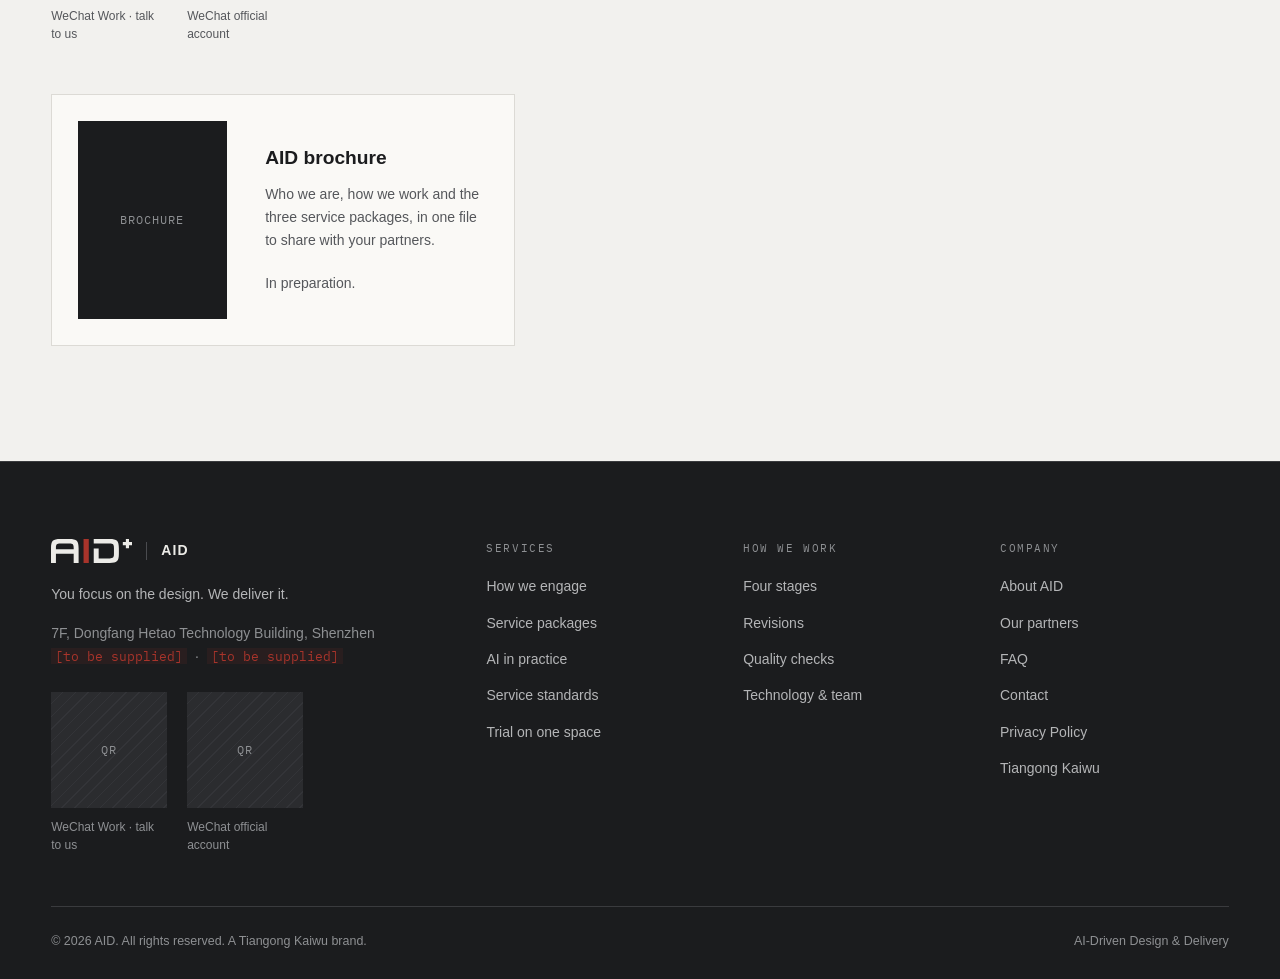
<file: contact.html>
<!DOCTYPE html>
<html lang="zh-CN" data-lang="zh" data-title-en="Contact — AID" data-title-hant="聯絡我們 — AID 艾匠科技">
<head>
<meta charset="UTF-8">
<meta name="viewport" content="width=device-width, initial-scale=1">
<title>联系我们 — AID 艾匠科技</title>
<meta name="description" content="先选一个空间试做，按标准价收费；签整个项目时试做费从合同里抵扣。">
<meta property="og:type" content="website">
<meta property="og:site_name" content="AID 艾匠科技">
<meta property="og:locale" content="zh_CN">
<meta property="og:title" content="联系我们 — AID 艾匠科技">
<meta property="og:description" content="先选一个空间试做，按标准价收费；签整个项目时试做费从合同里抵扣。">
<meta property="og:url" content="https://rsm-zhl232.github.io/aid-web/contact.html">
<meta property="og:image" content="https://rsm-zhl232.github.io/aid-web/assets/img/og-cover.jpg">
<meta property="og:image:width" content="1200">
<meta property="og:image:height" content="630">
<meta name="twitter:card" content="summary_large_image">
<link rel="canonical" href="https://rsm-zhl232.github.io/aid-web/contact.html">
<link rel="alternate" hreflang="zh-CN" href="https://rsm-zhl232.github.io/aid-web/contact.html?lang=zh">
<link rel="alternate" hreflang="zh-Hant" href="https://rsm-zhl232.github.io/aid-web/contact.html?lang=hant">
<link rel="alternate" hreflang="en" href="https://rsm-zhl232.github.io/aid-web/contact.html?lang=en">
<link rel="alternate" hreflang="x-default" href="https://rsm-zhl232.github.io/aid-web/contact.html">
<meta name="theme-color" content="#1B1C1E">
<link rel="icon" href="assets/img/aid-mark.svg" type="image/svg+xml">
<link rel="icon" href="assets/img/favicon-512.png" type="image/png" sizes="512x512">
<link rel="apple-touch-icon" href="assets/img/apple-touch-icon.png">
<script>
/* Decide the language before first paint. assets/js/site.js repeats this
   logic (AID.pickLang / AID.applyLang) — if you change one, change the other. */
(function(){try{var k={zh:"zh-CN",hant:"zh-Hant",en:"en"},q=new URLSearchParams(location.search).get("lang"),
s=localStorage.getItem("aid-lang"),n=(navigator.language||"zh").toLowerCase(),
l=k[q]?q:k[s]?s:/^zh-(tw|hk|mo|hant)/.test(n)?"hant":n.indexOf("en")===0?"en":"zh",d=document.documentElement;
d.setAttribute("data-lang",l);d.setAttribute("lang",k[l]);d.classList.add("js");}catch(e){}})();
</script>
<link rel="preload" href="assets/fonts/plex-mono-400.woff2" as="font" type="font/woff2" crossorigin>
<link rel="stylesheet" href="assets/css/main.css">
</head>
<body data-header="light">
<header data-hdr></header>

<main>
  <section class="phero phero--paper">
    <div class="wrap">
      <p class="eyebrow reveal"><span data-lang="en">Contact</span><span data-lang="zh">联系我们</span><span data-lang="hant">聯絡我們</span></p>
      <h1 class="h1 reveal" data-delay="60" style="max-width:18ch">
        <span data-lang="en">Start with one space</span>
        <span data-lang="zh">先从一个空间开始</span><span data-lang="hant">先從一個空間開始</span>
      </h1>
      <p class="lede reveal" data-delay="120">
        <span data-lang="en">AID is a new brand. Rather than ask you to trust a portfolio, we suggest a trial: choose one space, we deliver it at the standard rate, and if you go on to sign the whole project, the trial fee is credited toward the contract.</span>
        <span data-lang="zh">AID 是新品牌，背后是天宫开物的自研软件和团队。您可以先选一个空间试做，按标准价收费；后面签整个项目，试做费从合同里抵扣。</span><span data-lang="hant">AID 是新品牌，背後是天宮開物的自研軟體和團隊。您可以先選一個空間試做，按標準價收費；後面簽整個項目，試做費從合約裡折抵。</span>
      </p>
      <div class="sheetbar reveal" aria-hidden="true"><span class="sheetbar__logo">AID+</span><span>SHEET <b>A-07</b></span><span>CONTACT</span></div>
    </div>
  </section>

  <section class="section">
    <div class="wrap grid grid--sidecar">
      <div>
        <h2 class="h3 reveal"><span data-lang="en">Three questions we’ll ask first</span><span data-lang="zh">初次沟通，我们会先问三个问题</span><span data-lang="hant">初次溝通，我們會先問三個問題</span></h2>
        <ol class="steps steps--solo mt-m reveal" data-delay="40">
          <li><h3><span data-lang="en">Who produces your construction drawings today?</span><span data-lang="zh">您现在施工图是谁在做？</span><span data-lang="hant">您現在施工圖是誰在做？</span></h3></li>
          <li><h3><span data-lang="en">What caused the most trouble on your last project: revisions, coordination, or a built result that did not match the design?</span><span data-lang="zh">最近一个项目，最头疼的是什么？改图、协调、还是现场做出来不像？</span><span data-lang="hant">最近一個項目，最頭疼的是什麼？改圖、協調、還是現場做出來不像？</span></h3></li>
          <li><h3><span data-lang="en">When a client asks for changes, how are they charged today?</span><span data-lang="zh">业主提修改，现在是怎么收费的？</span><span data-lang="hant">業主提修改，現在是怎麼收費的？</span></h3></li>
        </ol>

        <h2 class="h3 mt-l reveal"><span data-lang="en">Reach us directly</span><span data-lang="zh">直接联系</span><span data-lang="hant">直接聯絡</span></h2>
        <dl class="deflist reveal mt-m" data-delay="60">
          <div><dt><span data-lang="en">Email</span><span data-lang="zh">邮箱</span><span data-lang="hant">電子郵件</span></dt><dd data-contact="email"></dd></div>
          <div><dt><span data-lang="en">Phone</span><span data-lang="zh">电话</span><span data-lang="hant">電話</span></dt><dd data-contact="phone"></dd></div>
          <div><dt><span data-lang="en">Office</span><span data-lang="zh">办公地点</span><span data-lang="hant">辦公地點</span></dt><dd data-contact="address"></dd></div>
        </dl>

        <h2 class="h3 mt-l reveal"><span data-lang="en">Scan to message us</span><span data-lang="zh">扫码直接联系</span><span data-lang="hant">掃碼直接聯絡</span></h2>
        <div class="qr reveal" data-qr></div>

        <div class="brochure mt-l reveal" data-brochure></div>
      </div>

      <form class="reveal" data-delay="120" id="aid-form">
        <div class="grid grid--2" style="gap:20px">
          <div class="field">
            <label for="f-name"><span data-lang="en">Name</span><span data-lang="zh">姓名</span><span data-lang="hant">姓名</span></label>
            <input id="f-name" name="name" autocomplete="name" required>
          </div>
          <div class="field">
            <label for="f-studio"><span data-lang="en">Studio</span><span data-lang="zh">工作室</span><span data-lang="hant">工作室</span></label>
            <input id="f-studio" name="studio" autocomplete="organization">
          </div>
          <div class="field">
            <label for="f-mail"><span data-lang="en">Email</span><span data-lang="zh">邮箱</span><span data-lang="hant">電子郵件</span></label>
            <input id="f-mail" name="email" type="email" autocomplete="email" required>
          </div>
          <div class="field">
            <label for="f-phone"><span data-lang="en">Phone / WeChat</span><span data-lang="zh">电话 / 微信</span><span data-lang="hant">電話 / 即時通訊</span></label>
            <input id="f-phone" name="phone" autocomplete="tel">
          </div>
        </div>
        <div class="field mt-m">
          <label for="f-topic"><span data-lang="en">What you are looking for</span><span data-lang="zh">咨询方向</span><span data-lang="hant">諮詢方向</span></label>
          <select id="f-topic" name="topic">
            <option value="trial" data-zh="试做一个空间" data-en="Trial on one space" data-hant="試做一個空間">试做一个空间</option>
            <option value="basic" data-zh="基础包" data-en="Basic package" data-hant="基礎包">基础包</option>
            <option value="standard" data-zh="标准包" data-en="Standard package" data-hant="標準包">标准包</option>
            <option value="full" data-zh="全周期落地包" data-en="Full-cycle package" data-hant="全週期落地包">全周期落地包</option>
            <option value="other" data-zh="其他" data-en="Something else" data-hant="其他">其他</option>
          </select>
        </div>
        <div class="field mt-m">
          <label for="f-msg"><span data-lang="en">The project</span><span data-lang="zh">项目情况</span><span data-lang="hant">項目情況</span></label>
          <textarea id="f-msg" name="message" required></textarea>
          <small><span data-lang="en">Project type, floor area, city, current stage and timeline are enough to get started.</span><span data-lang="zh">项目类型、面积、城市、所处阶段与时间节点，写这些就够开始。</span><span data-lang="hant">項目類型、面積、城市、所處階段與時間節點，寫這些就夠開始。</span></small>
        </div>
        <div class="btn-row">
          <button class="btn btn--primary" type="submit">
            <span data-lang="en">Send</span><span data-lang="zh">提交</span><span data-lang="hant">提交</span> <span class="arw">→</span></button>
        </div>
        <p class="small mt-m" style="color:var(--faint)"><span data-lang="en">We use what you send only to reply and discuss the project. See our </span><span data-lang="zh">您提交的信息仅用于回复咨询、沟通项目合作，详见</span><span data-lang="hant">您提交的資訊僅用於回覆諮詢、溝通項目合作，詳見</span><a class="link" href="privacy.html"><span data-lang="en">Privacy Policy</span><span data-lang="zh">隐私政策</span><span data-lang="hant">隱私政策</span></a><span data-lang="en">.</span><span data-lang="zh">。</span><span data-lang="hant">。</span></p>
        <p class="small form-note mt-s" role="status" hidden style="color:var(--accent)"></p>
      </form>
    </div>
  </section>

</main>

<footer data-ftr></footer>
<script src="assets/js/site.js"></script>
</body>
</html>
</file>
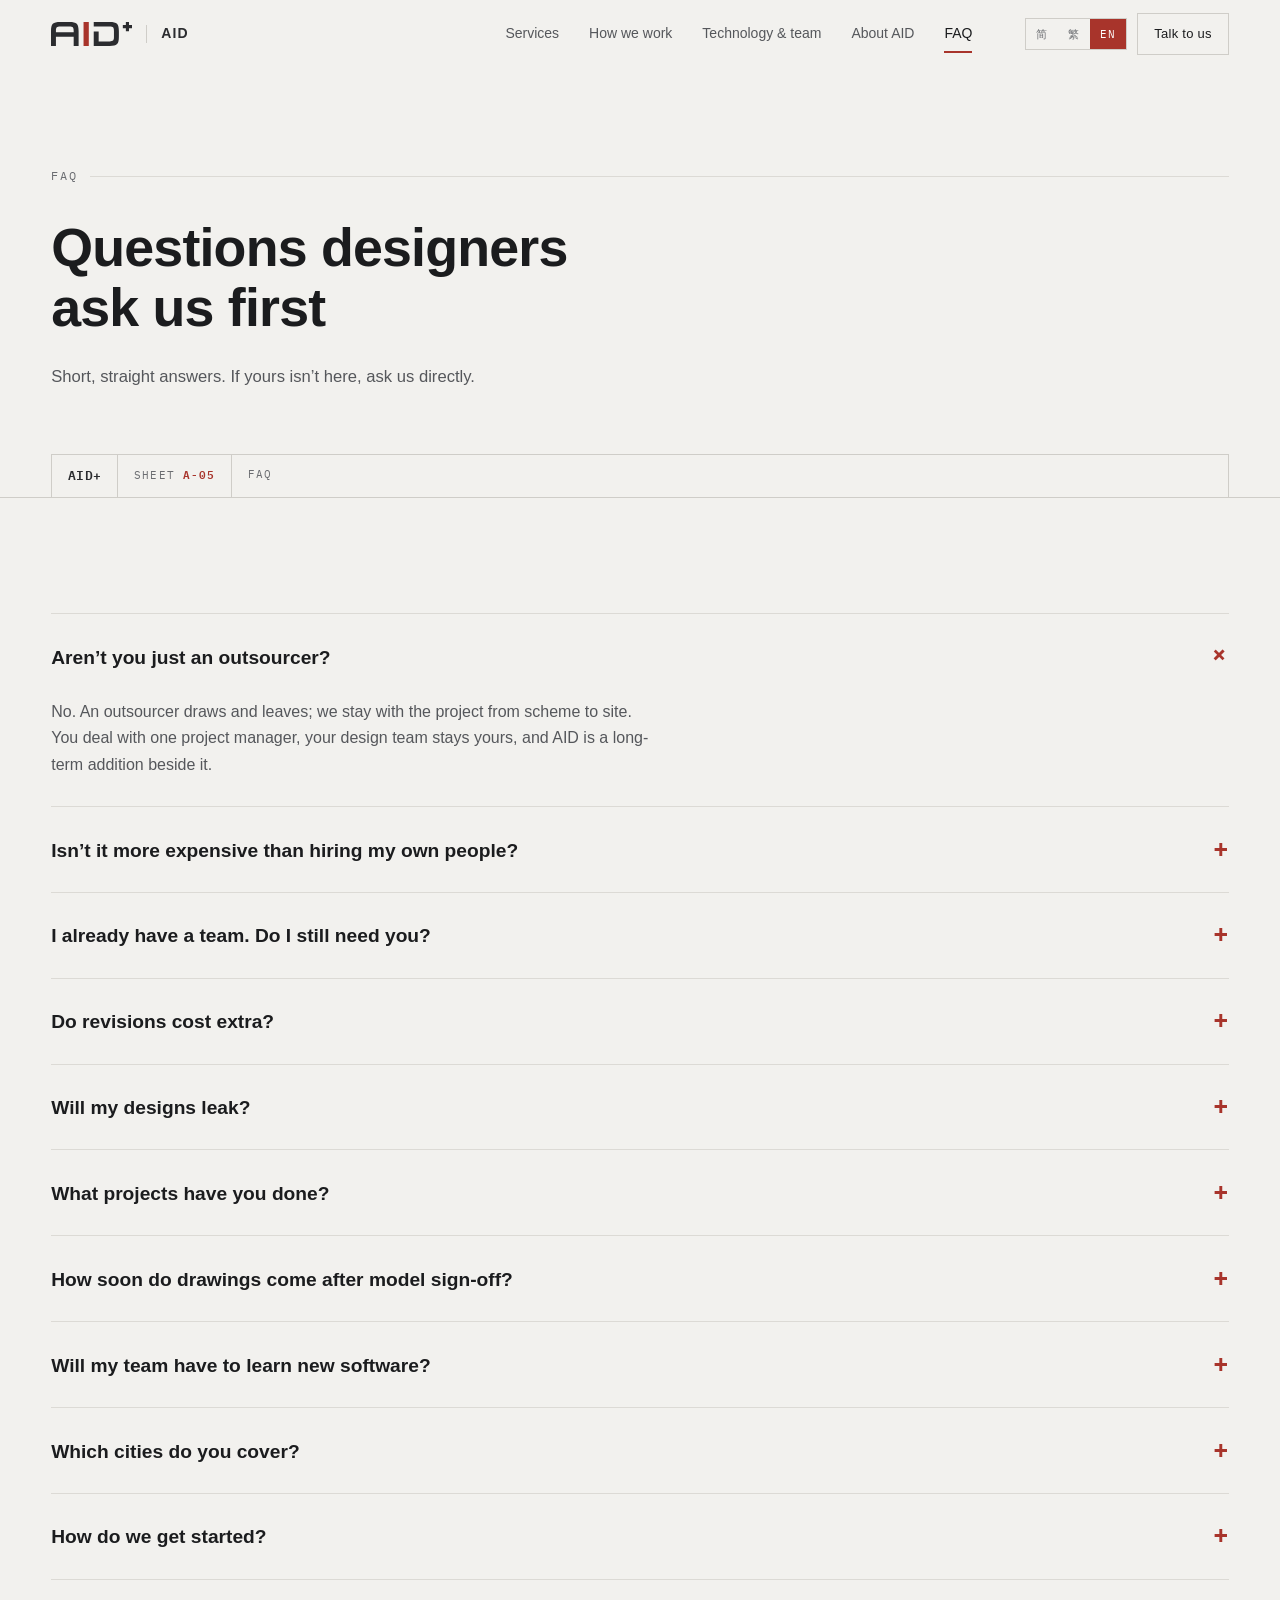
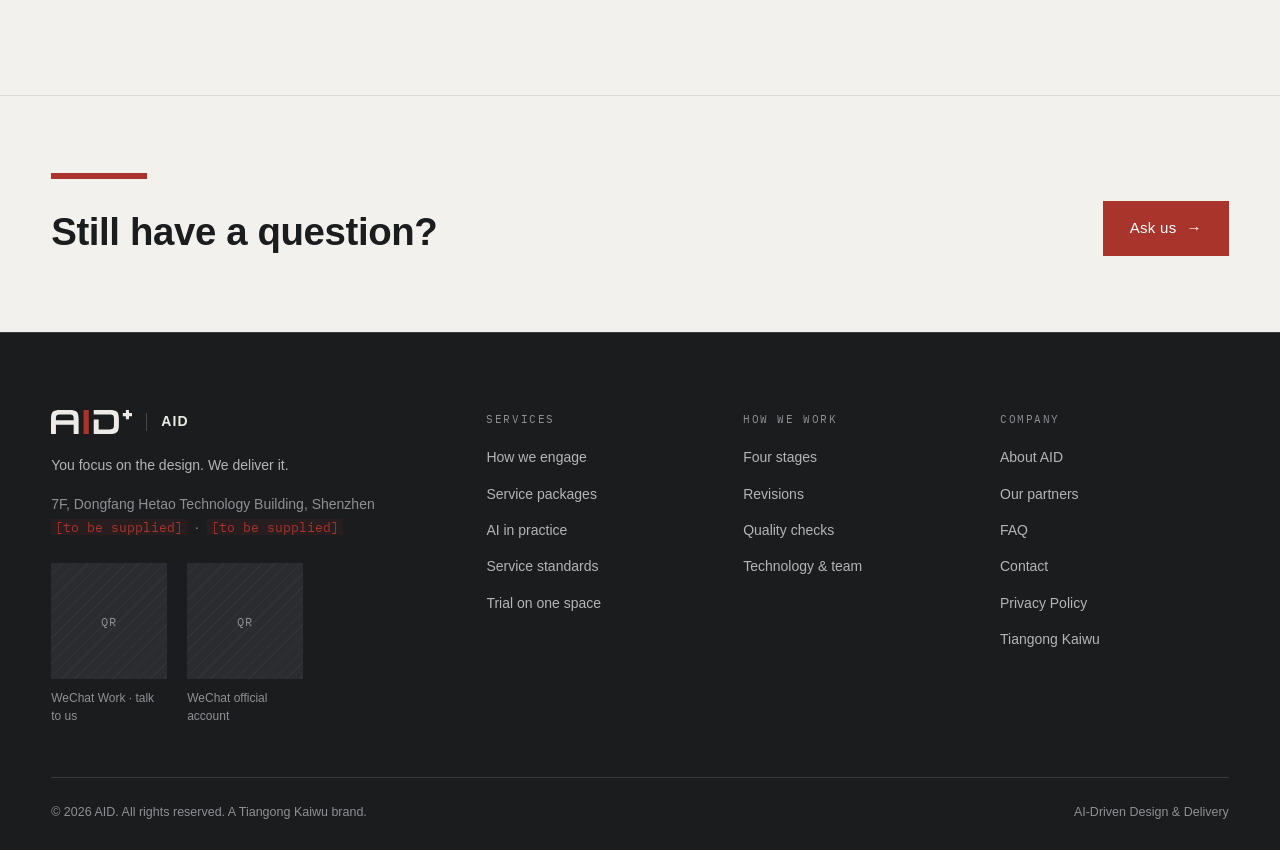
<file: faq.html>
<!DOCTYPE html>
<html lang="zh-CN" data-lang="zh" data-title-en="FAQ — AID" data-title-hant="常見問題 — AID 艾匠科技">
<head>
<meta charset="UTF-8">
<meta name="viewport" content="width=device-width, initial-scale=1">
<title>常见问题 — AID 艾匠科技</title>
<meta name="description" content="你们是外包吗？比自己请人贵吗？改图要钱吗？设计会外泄吗？大师最常问 AID 的问题与回答。">
<meta property="og:type" content="website">
<meta property="og:site_name" content="AID 艾匠科技">
<meta property="og:locale" content="zh_CN">
<meta property="og:title" content="常见问题 — AID 艾匠科技">
<meta property="og:description" content="你们是外包吗？比自己请人贵吗？改图要钱吗？设计会外泄吗？大师最常问 AID 的问题与回答。">
<meta property="og:url" content="https://rsm-zhl232.github.io/aid-web/faq.html">
<meta property="og:image" content="https://rsm-zhl232.github.io/aid-web/assets/img/og-cover.jpg">
<meta property="og:image:width" content="1200">
<meta property="og:image:height" content="630">
<meta name="twitter:card" content="summary_large_image">
<link rel="canonical" href="https://rsm-zhl232.github.io/aid-web/faq.html">
<link rel="alternate" hreflang="zh-CN" href="https://rsm-zhl232.github.io/aid-web/faq.html?lang=zh">
<link rel="alternate" hreflang="zh-Hant" href="https://rsm-zhl232.github.io/aid-web/faq.html?lang=hant">
<link rel="alternate" hreflang="en" href="https://rsm-zhl232.github.io/aid-web/faq.html?lang=en">
<link rel="alternate" hreflang="x-default" href="https://rsm-zhl232.github.io/aid-web/faq.html">
<meta name="theme-color" content="#1B1C1E">
<link rel="icon" href="assets/img/aid-mark.svg" type="image/svg+xml">
<link rel="icon" href="assets/img/favicon-512.png" type="image/png" sizes="512x512">
<link rel="apple-touch-icon" href="assets/img/apple-touch-icon.png">
<script>
/* Decide the language before first paint. assets/js/site.js repeats this
   logic (AID.pickLang / AID.applyLang) — if you change one, change the other. */
(function(){try{var k={zh:"zh-CN",hant:"zh-Hant",en:"en"},q=new URLSearchParams(location.search).get("lang"),
s=localStorage.getItem("aid-lang"),n=(navigator.language||"zh").toLowerCase(),
l=k[q]?q:k[s]?s:/^zh-(tw|hk|mo|hant)/.test(n)?"hant":n.indexOf("en")===0?"en":"zh",d=document.documentElement;
d.setAttribute("data-lang",l);d.setAttribute("lang",k[l]);d.classList.add("js");}catch(e){}})();
</script>
<link rel="preload" href="assets/fonts/plex-mono-400.woff2" as="font" type="font/woff2" crossorigin>
<link rel="stylesheet" href="assets/css/main.css">
</head>
<body data-header="light">
<header data-hdr></header>

<main>
  <section class="phero phero--paper">
    <div class="wrap">
      <p class="eyebrow reveal"><span data-lang="en">FAQ</span><span data-lang="zh">常见问题</span><span data-lang="hant">常見問題</span></p>
      <h1 class="h1 reveal" data-delay="60" style="max-width:18ch">
        <span data-lang="en">Questions designers ask us first</span>
        <span data-lang="zh">大师最常问我们的问题</span><span data-lang="hant">大師最常問我們的問題</span>
      </h1>
      <p class="lede reveal" data-delay="120">
        <span data-lang="en">Short, straight answers. If yours isn’t here, ask us directly.</span>
        <span data-lang="zh">答得短、答得实。没找到您的问题，直接问我们。</span><span data-lang="hant">答得短、答得實。沒找到您的問題，直接問我們。</span>
      </p>
      <div class="sheetbar reveal" aria-hidden="true"><span class="sheetbar__logo">AID+</span><span>SHEET <b>A-05</b></span><span>FAQ</span></div>
    </div>
  </section>

  <section class="section">
    <div class="wrap">
      <div class="faq reveal">
        <details open>
          <summary><span data-lang="en">Aren’t you just an outsourcer?</span><span data-lang="zh">你们不就是外包吗？</span><span data-lang="hant">你們不就是外包嗎？</span></summary>
          <div class="faq__a"><p><span data-lang="en">No. An outsourcer draws and leaves; we stay with the project from scheme to site. You deal with one project manager, your design team stays yours, and AID is a long-term addition beside it.</span><span data-lang="zh">不是。外包是画完就走，我们从方案跟到现场。您只对接我们一个项目经理；您的设计团队还是您的，AID 是加在旁边、长期跟着您的一支力量。</span><span data-lang="hant">不是。外包是畫完就走，我們從方案跟到現場。您只需聯絡我們一位項目經理；您的設計團隊還是您的，AID 是加在旁邊、長期跟著您的一支力量。</span></p></div>
        </details>
        <details>
          <summary><span data-lang="en">Isn’t it more expensive than hiring my own people?</span><span data-lang="zh">比我自己请人贵吧？</span><span data-lang="hant">比我自己請人貴吧？</span></summary>
          <div class="faq__a"><p><span data-lang="en">Look at the full cost: salaries, benefits, management, rework and the quiet months between projects. With AID you pay when there’s a project, and nothing when there isn’t.</span><span data-lang="zh">我们算一笔总账：人工、社保、管理、返工、项目空档。有项目时用我们，没项目时不花钱。</span><span data-lang="hant">我們算一筆總帳：人工、員工福利、管理、返工、項目空檔。有項目時用我們，沒項目時不花錢。</span></p></div>
        </details>
        <details>
          <summary><span data-lang="en">I already have a team. Do I still need you?</span><span data-lang="zh">我自己有团队，还需要你们吗？</span><span data-lang="hant">我自己有團隊，還需要你們嗎？</span></summary>
          <div class="faq__a"><p><span data-lang="en">You can start with just the Basic package: we build the model and design development, and your team takes it on to the drawings. Add more when you’re stretched. Working with us doesn’t replace your team; it lets your team take on more projects.</span><span data-lang="zh">可以只用基础包：我们做模型和扩初，您的团队接着出图，忙不过来的时候再加。合作不会替换您的团队，而是让它能接更多项目。</span><span data-lang="hant">可以只用基礎包：我們做模型和初步設計，您的團隊接著出圖，忙不過來的時候再加。合作不會替換您的團隊，而是讓它能接更多項目。</span></p></div>
        </details>
        <details>
          <summary><span data-lang="en">Do revisions cost extra?</span><span data-lang="zh">改图要不要钱？</span><span data-lang="hant">改圖要不要錢？</span></summary>
          <div class="faq__a">
            <p><span data-lang="en">Revisions before sign-off are covered by the contract, and in the construction drawing stage each space includes three rounds. Our own errors never count as a round.</span><span data-lang="zh">确认前的修改含在合同里，施工图阶段每个空间还含 3 轮修改，我们自己的错漏不计轮次。</span><span data-lang="hant">確認前的修改含在合約裡，施工圖階段每個空間還含 3 輪修改，我們自己的錯漏不計輪次。</span></p>
            <p><span data-lang="en">Changes after the drawings are issued are priced per sheet, detail or square meter and quoted before any work starts. The four-party change order can go straight into the variation claim process with your client.</span><span data-lang="zh">出图后的设计变更按张数、节点或面积计价，事前报价。变更单四方签字，可直接进入签证流程。</span><span data-lang="hant">出圖後的設計變更按張數、節點或面積計價，事前報價。變更單四方簽字，可直接進入工程變更計價流程。</span></p>
            <p><a class="link" href="process.html#revisions"><span data-lang="en">How revisions work</span><span data-lang="zh">查看修改机制</span><span data-lang="hant">查看修改機制</span> →</a></p>
          </div>
        </details>
        <details>
          <summary><span data-lang="en">Will my designs leak?</span><span data-lang="zh">我的设计会不会被外泄？</span><span data-lang="hant">我的設計會不會被外泄？</span></summary>
          <div class="faq__a"><p><span data-lang="en">The data is yours. We only host it, and the contract says so. On projects you bring in, the brand, the work and the client relationship all stay with you.</span><span data-lang="zh">数据归您，我们只托管，写进合同。您引荐的项目，品牌、成果和客户关系都归您。</span><span data-lang="hant">數據歸您，我們只託管，寫進合約。您引薦的項目，品牌、成果和客戶關係都歸您。</span></p></div>
        </details>
        <details>
          <summary><span data-lang="en">What projects have you done?</span><span data-lang="zh">你们有什么案例？</span><span data-lang="hant">你們有什麼案例？</span></summary>
          <div class="faq__a">
            <p><span data-lang="en">AID is a new brand, backed by Tiangong Kaiwu’s in-house software and team. Rather than ask you to judge from a portfolio, we suggest a trial: choose one space, we deliver it at the standard rate, and if you go on to sign the whole project, the trial fee is credited toward the contract.</span><span data-lang="zh">AID 是新品牌，背后是天宫开物的自研软件和团队。您可以先选一个空间试做，按标准价收费；后面签整个项目，试做费从合同里抵扣。</span><span data-lang="hant">AID 是新品牌，背後是天宮開物的自研軟體和團隊。您可以先選一個空間試做，按標準價收費；後面簽整個項目，試做費從合約裡折抵。</span></p>
            <p><a class="link" href="trial.html"><span data-lang="en">How the trial works</span><span data-lang="zh">了解试做</span><span data-lang="hant">了解試做</span> →</a></p>
          </div>
        </details>
        <details>
          <summary><span data-lang="en">How soon do drawings come after model sign-off?</span><span data-lang="zh">确认模型后多久出图？</span><span data-lang="hant">確認模型後多久出圖？</span></summary>
          <div class="faq__a"><p><span data-lang="en">Two working days, once all details, edge transitions, materials and fixture positions are confirmed. If anything is still open, the clock starts on the day it’s confirmed. For very large drawing sets, the issue date is set in the project plan based on sheet count.</span><span data-lang="zh">2 个工作日。前提是节点、收口、物料、点位全部确认；任何一项没确认，出图时间从确认那天重新算。图纸量很大的项目，出图日期按图纸量评估后写进项目计划。</span><span data-lang="hant">2 個工作日。前提是節點、收邊、物料、點位全部確認；任何一項沒確認，出圖時間從確認那天重新算。圖紙量很大的項目，出圖日期按圖紙量評估後寫進項目計劃。</span></p></div>
        </details>
        <details>
          <summary><span data-lang="en">Will my team have to learn new software?</span><span data-lang="zh">我和团队需要学新软件吗？</span><span data-lang="hant">我和團隊需要學新軟體嗎？</span></summary>
          <div class="faq__a"><p><span data-lang="en">No. The modeling and drawings are our job. You review models, sign-offs and meeting notes on Feizhou, our collaboration platform.</span><span data-lang="zh">不需要。建模和出图由我们来做；模型、确认单和会议纪要都在飞舟协同平台上，您看、批注、确认就行。</span><span data-lang="hant">不需要。建模和出圖由我們來做；模型、確認單和會議記錄都在飛舟協同平台上，您看、批註、確認就行。</span></p></div>
        </details>
        <details>
          <summary><span data-lang="en">Which cities do you cover?</span><span data-lang="zh">你们在哪些城市服务？</span><span data-lang="hant">你們在哪些城市服務？</span></summary>
          <div class="faq__a"><p><span data-lang="en">We’re headquartered in Shenzhen, with branches in Beijing, Shanghai and Zhengzhou being set up, each led by a local principal. Day-to-day collaboration happens online; site visits and briefings happen in person as needed.</span><span data-lang="zh">总部在深圳，北京、上海、郑州分部逐步建立，每个分部一名主理人，就近对接、到场服务。日常协作在线上进行，驻场和交底按需到现场。</span><span data-lang="hant">總部在深圳，北京、上海、鄭州分部逐步建立，每個分部一名主理人，就近接洽、到場服務。日常協作在線上進行，駐場和技術說明按需到現場。</span></p></div>
        </details>
        <details>
          <summary><span data-lang="en">How do we get started?</span><span data-lang="zh">怎么开始合作？</span><span data-lang="hant">怎麼開始合作？</span></summary>
          <div class="faq__a"><p><span data-lang="en">Tell us about the project: type, floor area, current stage and timeline. Once we sign, a kick-off meeting within three working days sets the team, the schedule, the information we need from you and the revision rules.</span><span data-lang="zh">先聊项目：告诉我们项目类型、面积、所处阶段和时间节点。签约后 3 个工作日内开启动会，定团队、计划、提资清单和修改规则。</span><span data-lang="hant">先聊項目：告訴我們項目類型、面積、所處階段和時間節點。簽約後 3 個工作日內開啟動會，定團隊、計劃、資料清單和修改規則。</span></p></div>
        </details>
      </div>
    </div>
  </section>

  <section class="section section--tight cta section--rule">
    <div class="wrap cta__in">
      <div>
        <div class="bar reveal"></div>
        <h2 class="h2 reveal"><span data-lang="en">Still have a question?</span><span data-lang="zh">还有别的问题？</span><span data-lang="hant">還有別的問題？</span></h2>
      </div>
      <div class="btn-row reveal" data-delay="120" style="margin-top:0">
        <a class="btn btn--primary" href="contact.html"><span data-lang="en">Ask us</span><span data-lang="zh">直接问我们</span><span data-lang="hant">直接問我們</span> <span class="arw">→</span></a>
      </div>
    </div>
  </section>

</main>

<footer data-ftr></footer>
<script src="assets/js/site.js"></script>
</body>
</html>
</file>
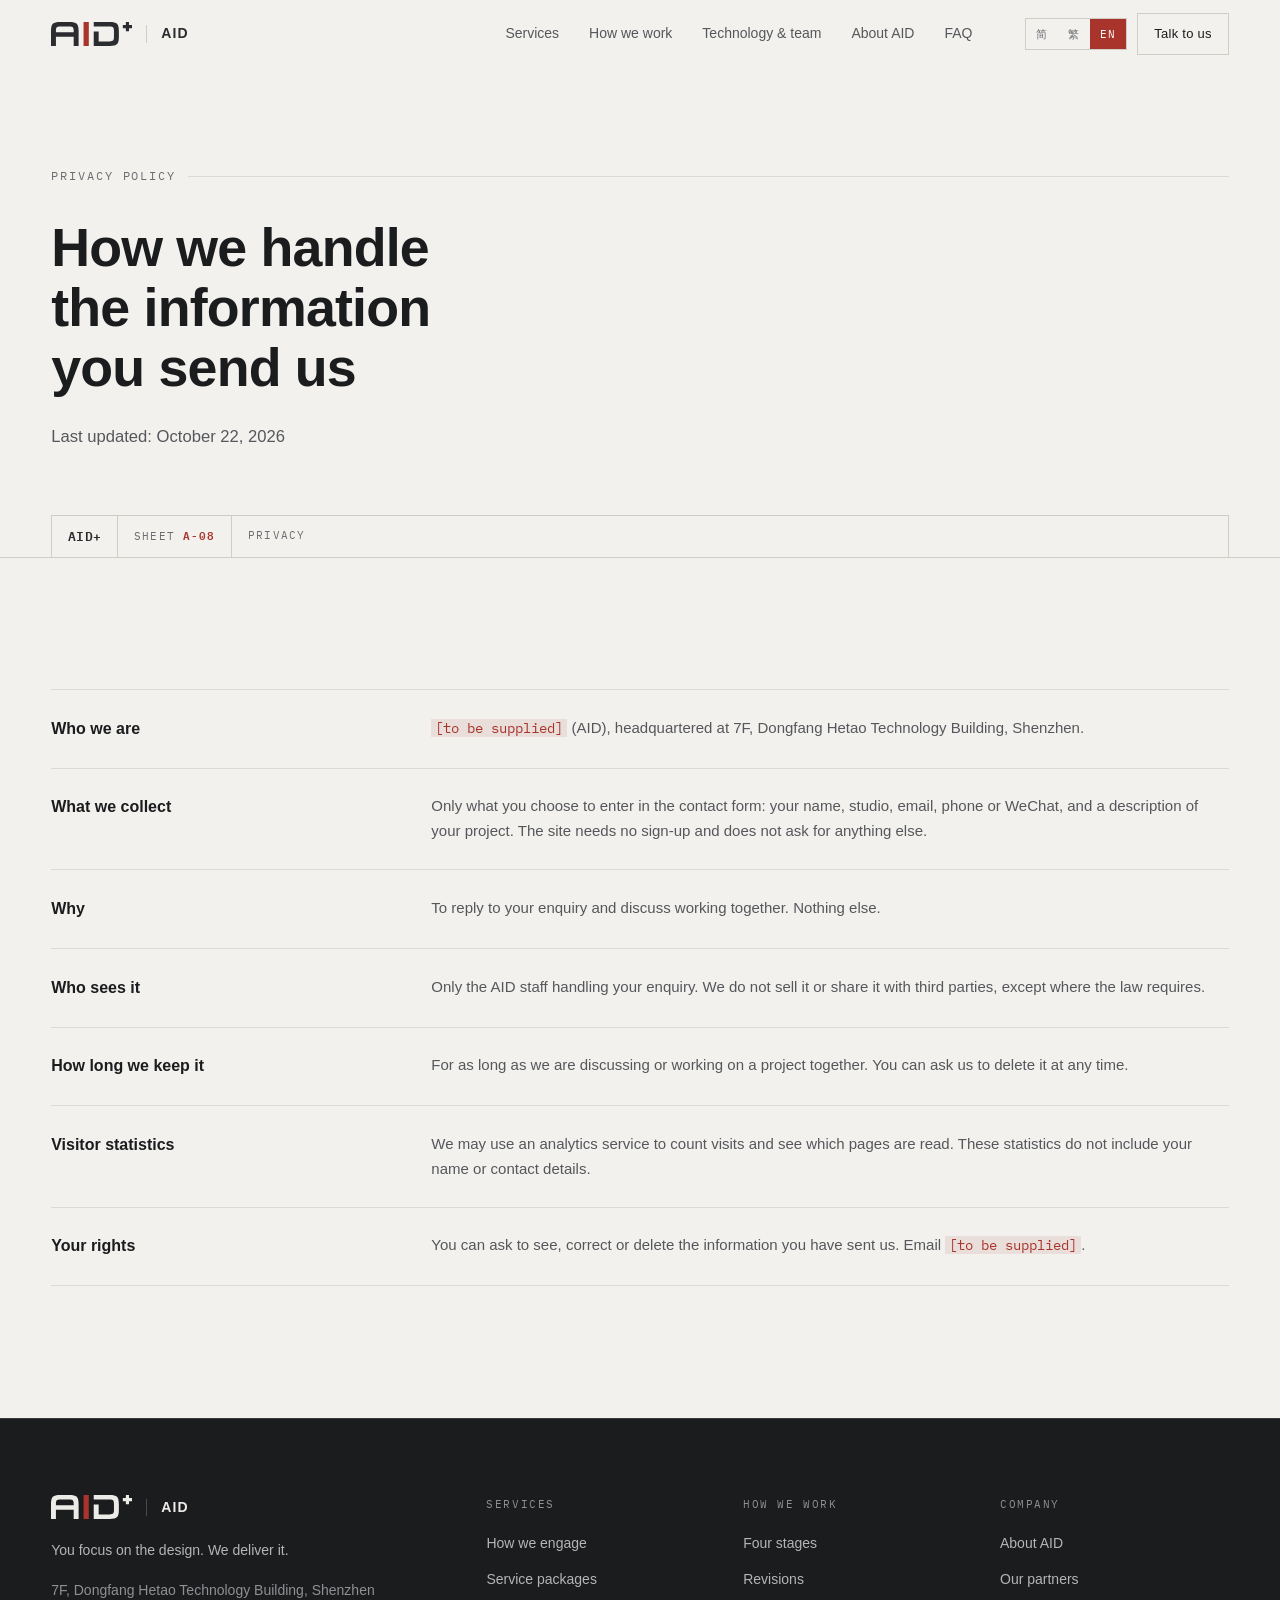
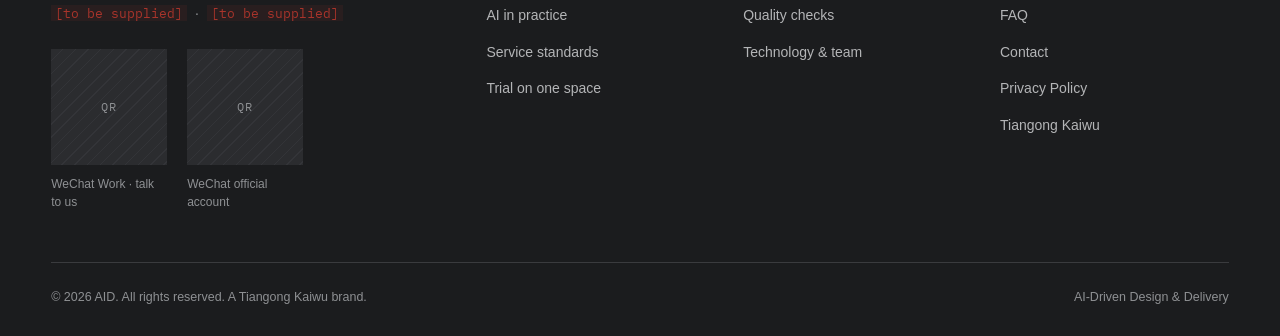
<file: privacy.html>
<!DOCTYPE html>
<html lang="zh-CN" data-lang="zh" data-title-en="Privacy Policy — AID" data-title-hant="隱私政策 — AID 艾匠科技">
<head>
<meta charset="UTF-8">
<meta name="viewport" content="width=device-width, initial-scale=1">
<title>隐私政策 — AID 艾匠科技</title>
<meta name="description" content="AID 艾匠科技如何收集、使用和保存您在网站联系表单中提交的信息。">
<meta property="og:type" content="website">
<meta property="og:site_name" content="AID 艾匠科技">
<meta property="og:locale" content="zh_CN">
<meta property="og:title" content="隐私政策 — AID 艾匠科技">
<meta property="og:description" content="AID 艾匠科技如何收集、使用和保存您在网站联系表单中提交的信息。">
<meta property="og:url" content="https://rsm-zhl232.github.io/aid-web/privacy.html">
<meta property="og:image" content="https://rsm-zhl232.github.io/aid-web/assets/img/og-cover.jpg">
<meta property="og:image:width" content="1200">
<meta property="og:image:height" content="630">
<meta name="twitter:card" content="summary_large_image">
<link rel="canonical" href="https://rsm-zhl232.github.io/aid-web/privacy.html">
<link rel="alternate" hreflang="zh-CN" href="https://rsm-zhl232.github.io/aid-web/privacy.html?lang=zh">
<link rel="alternate" hreflang="zh-Hant" href="https://rsm-zhl232.github.io/aid-web/privacy.html?lang=hant">
<link rel="alternate" hreflang="en" href="https://rsm-zhl232.github.io/aid-web/privacy.html?lang=en">
<link rel="alternate" hreflang="x-default" href="https://rsm-zhl232.github.io/aid-web/privacy.html">
<meta name="theme-color" content="#1B1C1E">
<link rel="icon" href="assets/img/aid-mark.svg" type="image/svg+xml">
<link rel="icon" href="assets/img/favicon-512.png" type="image/png" sizes="512x512">
<link rel="apple-touch-icon" href="assets/img/apple-touch-icon.png">
<script>
/* Decide the language before first paint. assets/js/site.js repeats this
   logic (AID.pickLang / AID.applyLang) — if you change one, change the other. */
(function(){try{var k={zh:"zh-CN",hant:"zh-Hant",en:"en"},q=new URLSearchParams(location.search).get("lang"),
s=localStorage.getItem("aid-lang"),n=(navigator.language||"zh").toLowerCase(),
l=k[q]?q:k[s]?s:/^zh-(tw|hk|mo|hant)/.test(n)?"hant":n.indexOf("en")===0?"en":"zh",d=document.documentElement;
d.setAttribute("data-lang",l);d.setAttribute("lang",k[l]);d.classList.add("js");}catch(e){}})();
</script>
<link rel="preload" href="assets/fonts/plex-mono-400.woff2" as="font" type="font/woff2" crossorigin>
<link rel="stylesheet" href="assets/css/main.css">
</head>
<body data-header="light">
<header data-hdr></header>

<main>
  <section class="phero phero--paper">
    <div class="wrap">
      <p class="eyebrow reveal"><span data-lang="en">Privacy Policy</span><span data-lang="zh">隐私政策</span><span data-lang="hant">隱私政策</span></p>
      <h1 class="h1 reveal" data-delay="60" style="max-width:18ch">
        <span data-lang="en">How we handle the information you send us</span>
        <span data-lang="zh">我们如何处理您提交的信息</span><span data-lang="hant">我們如何處理您提交的資訊</span>
      </h1>
      <p class="lede reveal" data-delay="120">
        <span data-lang="en">Last updated: October 22, 2026</span>
        <span data-lang="zh">更新日期：2026 年 10 月 22 日</span><span data-lang="hant">更新日期：2026 年 10 月 22 日</span>
      </p>
      <div class="sheetbar reveal" aria-hidden="true"><span class="sheetbar__logo">AID+</span><span>SHEET <b>A-08</b></span><span>PRIVACY</span></div>
    </div>
  </section>

  <section class="section">
    <div class="wrap">
      <dl class="deflist reveal">
        <div><dt><span data-lang="en">Who we are</span><span data-lang="zh">运营者</span><span data-lang="hant">運營者</span></dt>
          <dd><span data-contact="company"></span><span data-lang="en"> (AID), headquartered at </span><span data-lang="zh">（AID 艾匠科技），地址：</span><span data-lang="hant">（AID 艾匠科技），地址：</span><span data-contact="address"></span><span data-lang="en">.</span><span data-lang="zh">。</span><span data-lang="hant">。</span></dd></div>
        <div><dt><span data-lang="en">What we collect</span><span data-lang="zh">我们收集什么</span><span data-lang="hant">我們收集什麼</span></dt>
          <dd><span data-lang="en">Only what you choose to enter in the contact form: your name, studio, email, phone or WeChat, and a description of your project. The site needs no sign-up and does not ask for anything else.</span><span data-lang="zh">只有您在联系表单中主动填写的内容：姓名、工作室、邮箱、电话或微信、项目情况。网站不需要注册，不要求提供其他个人信息。</span><span data-lang="hant">只有您在聯絡表單中主動填寫的內容：姓名、工作室、電子郵件、電話或即時通訊、項目情況。網站不需要註冊，不要求提供其他個人資訊。</span></dd></div>
        <div><dt><span data-lang="en">Why</span><span data-lang="zh">用来做什么</span><span data-lang="hant">用來做什麼</span></dt>
          <dd><span data-lang="en">To reply to your enquiry and discuss working together. Nothing else.</span><span data-lang="zh">仅用于回复您的咨询、沟通项目合作，不作他用。</span><span data-lang="hant">僅用於回覆您的諮詢、溝通項目合作，不作他用。</span></dd></div>
        <div><dt><span data-lang="en">Who sees it</span><span data-lang="zh">谁能看到</span><span data-lang="hant">誰能看到</span></dt>
          <dd><span data-lang="en">Only the AID staff handling your enquiry. We do not sell it or share it with third parties, except where the law requires.</span><span data-lang="zh">只有处理您咨询的 AID 工作人员。我们不出售、不向第三方提供，法律法规另有规定的除外。</span><span data-lang="hant">只有處理您諮詢的 AID 工作人員。我們不出售、不向第三方提供，法律法規另有規定的除外。</span></dd></div>
        <div><dt><span data-lang="en">How long we keep it</span><span data-lang="zh">保存多久</span><span data-lang="hant">保存多久</span></dt>
          <dd><span data-lang="en">For as long as we are discussing or working on a project together. You can ask us to delete it at any time.</span><span data-lang="zh">在双方沟通与合作期间保存；您可以随时要求我们删除。</span><span data-lang="hant">在雙方溝通與合作期間保存；您可以隨時要求我們刪除。</span></dd></div>
        <div><dt><span data-lang="en">Visitor statistics</span><span data-lang="zh">访问统计</span><span data-lang="hant">訪問統計</span></dt>
          <dd><span data-lang="en">We may use an analytics service to count visits and see which pages are read. These statistics do not include your name or contact details.</span><span data-lang="zh">我们可能使用访问统计服务了解访问量和页面浏览情况，统计数据不包含您的姓名或联系方式。</span><span data-lang="hant">我們可能使用訪問統計服務了解訪問量和頁面瀏覽情況，統計數據不包含您的姓名或聯絡方式。</span></dd></div>
        <div><dt><span data-lang="en">Your rights</span><span data-lang="zh">您的权利</span><span data-lang="hant">您的權利</span></dt>
          <dd><span data-lang="en">You can ask to see, correct or delete the information you have sent us. Email </span><span data-lang="zh">您可以要求查询、更正或删除您提交的信息，请联系 </span><span data-lang="hant">您可以要求查詢、更正或刪除您提交的資訊，請聯絡 </span><span data-contact="email"></span><span data-lang="en">.</span><span data-lang="zh">。</span><span data-lang="hant">。</span></dd></div>
      </dl>
    </div>
  </section>

</main>

<footer data-ftr></footer>
<script src="assets/js/site.js"></script>
</body>
</html>
</file>
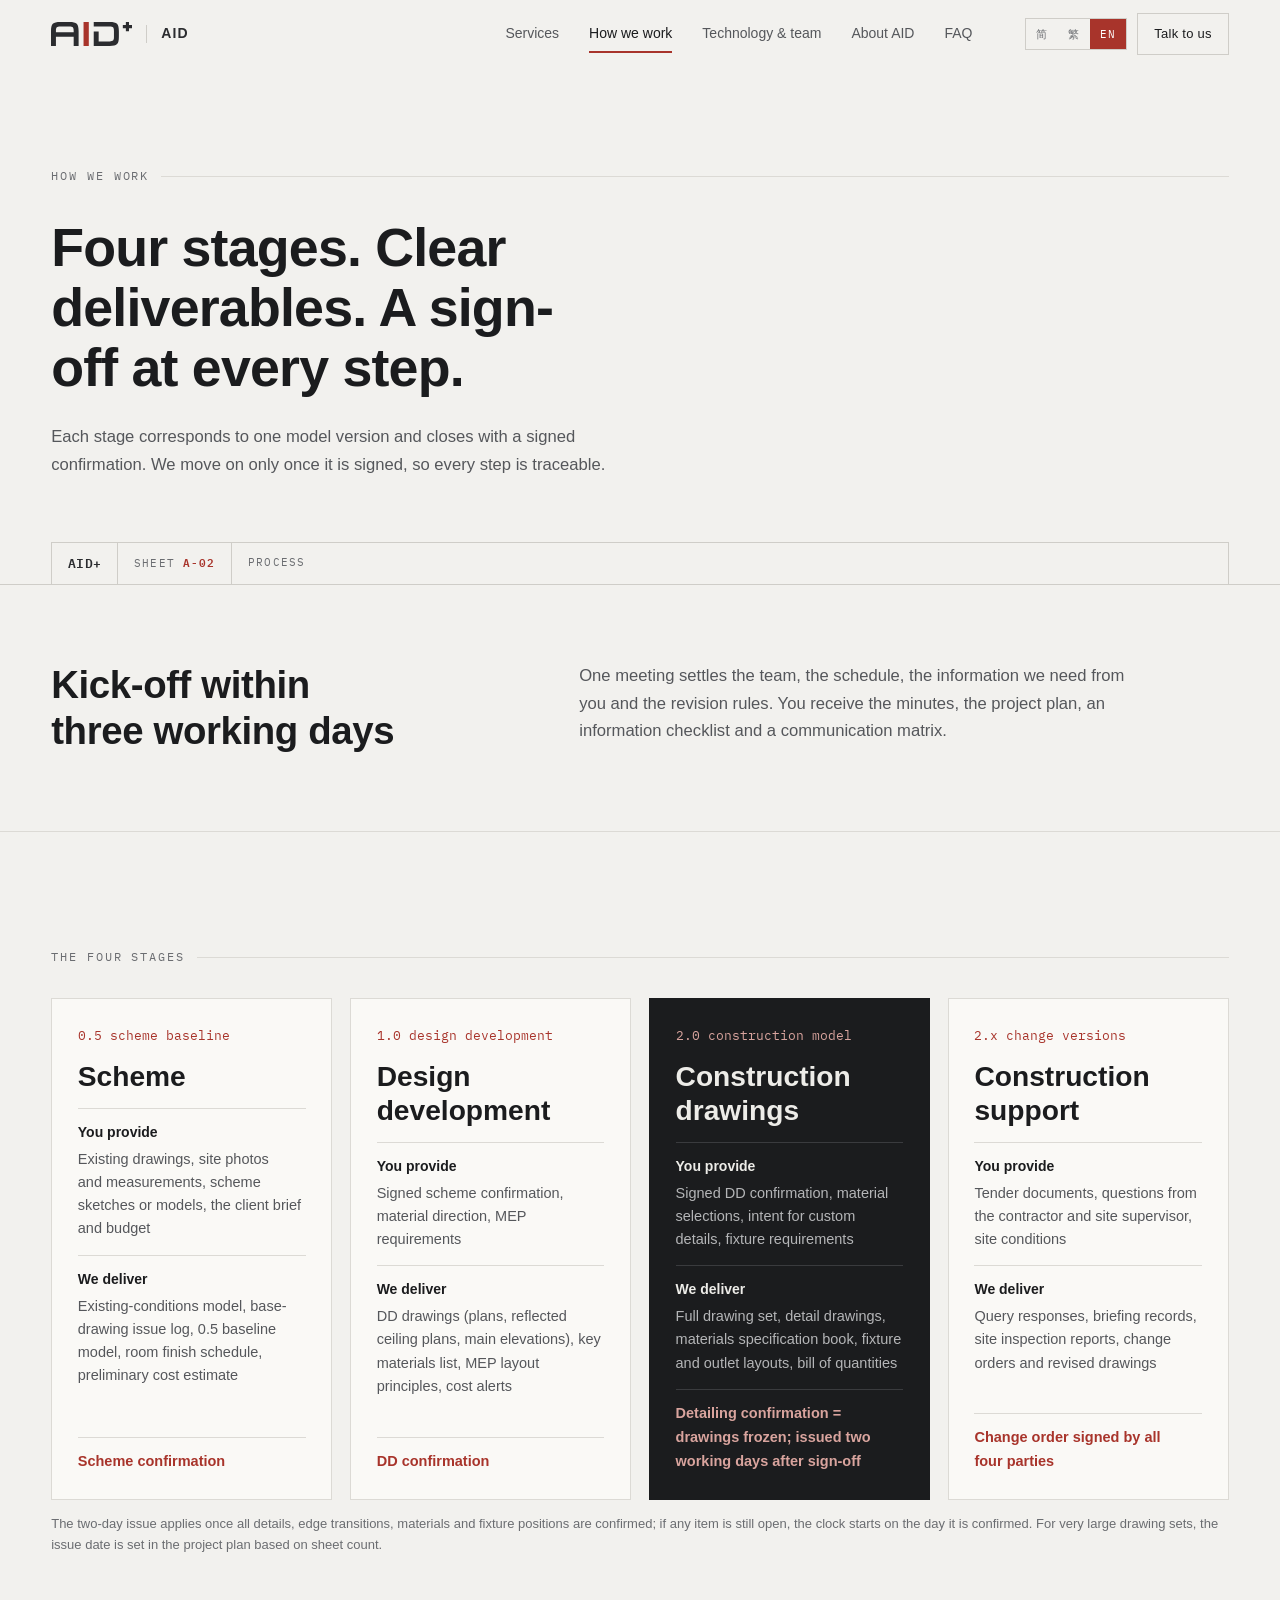
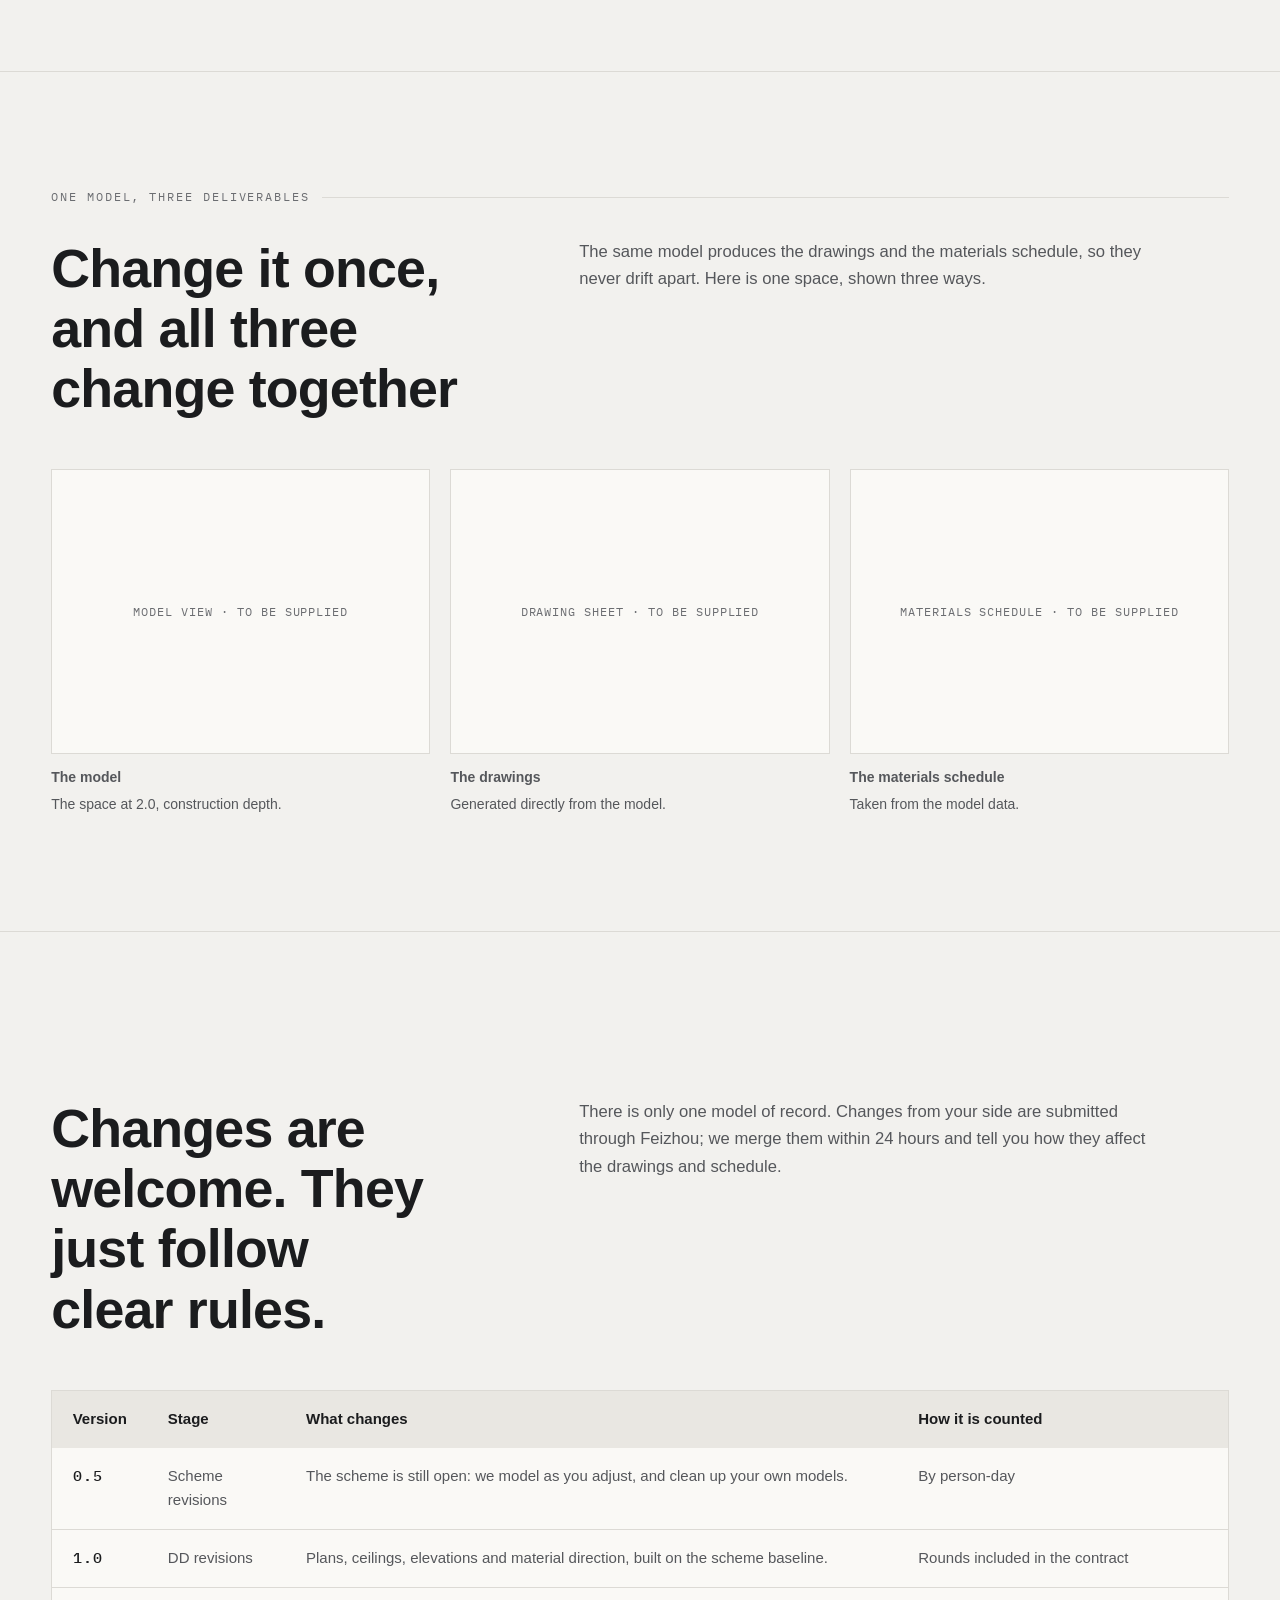
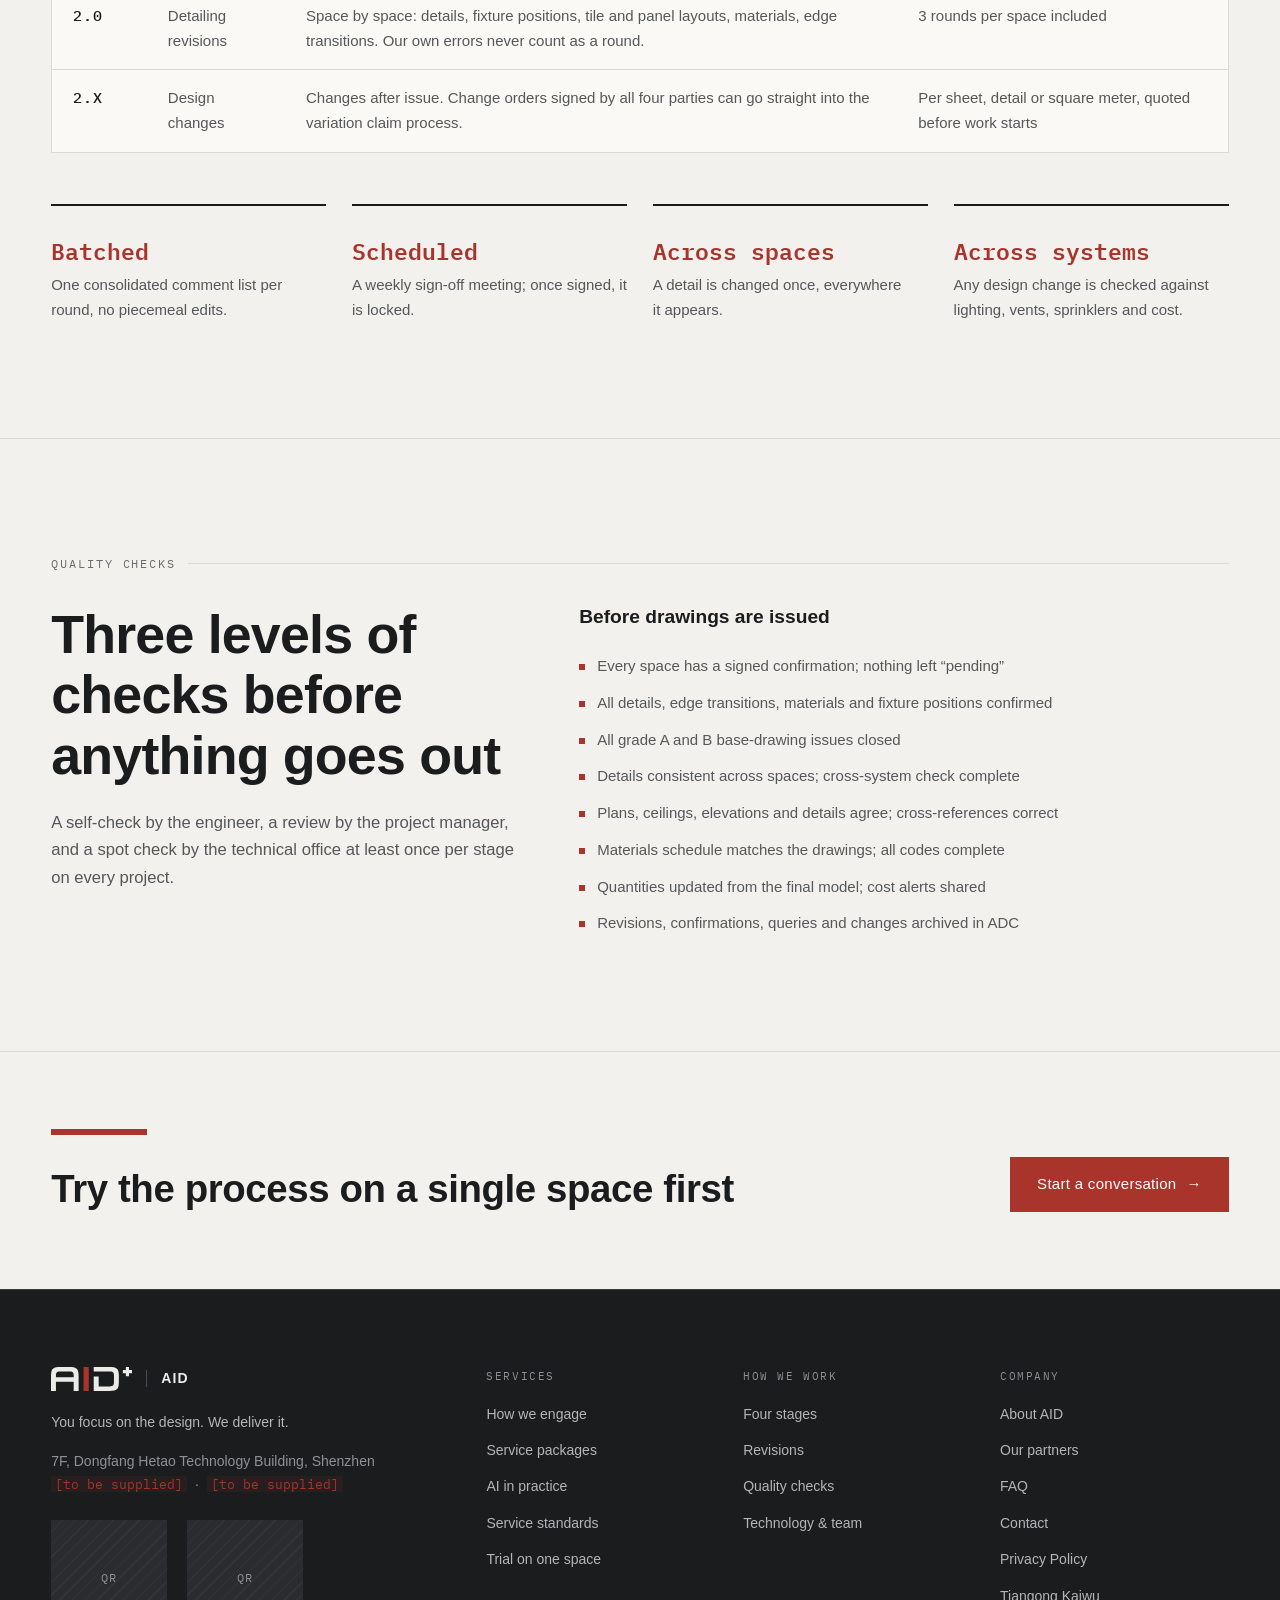
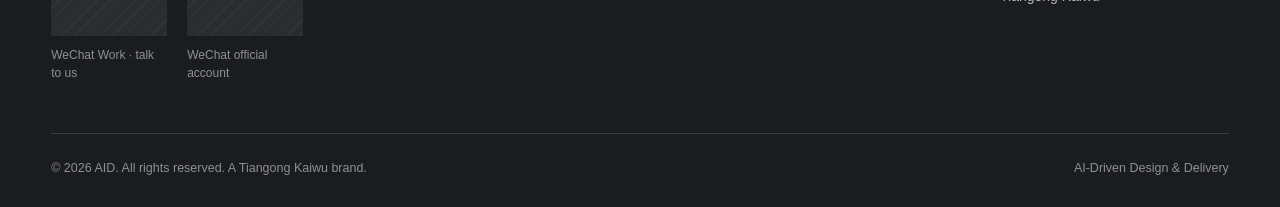
<file: process.html>
<!DOCTYPE html>
<html lang="zh-CN" data-lang="zh" data-title-en="How we work — AID" data-title-hant="工作流程 — AID 艾匠科技">
<head>
<meta charset="UTF-8">
<meta name="viewport" content="width=device-width, initial-scale=1">
<title>工作流程 — AID 艾匠科技</title>
<meta name="description" content="方案、扩初、施工图、施工配合四个阶段，每段都有交付物和确认单；修改有规则，出图前三级检查。">
<meta property="og:type" content="website">
<meta property="og:site_name" content="AID 艾匠科技">
<meta property="og:locale" content="zh_CN">
<meta property="og:title" content="工作流程 — AID 艾匠科技">
<meta property="og:description" content="方案、扩初、施工图、施工配合四个阶段，每段都有交付物和确认单；修改有规则，出图前三级检查。">
<meta property="og:url" content="https://rsm-zhl232.github.io/aid-web/process.html">
<meta property="og:image" content="https://rsm-zhl232.github.io/aid-web/assets/img/og-cover.jpg">
<meta property="og:image:width" content="1200">
<meta property="og:image:height" content="630">
<meta name="twitter:card" content="summary_large_image">
<link rel="canonical" href="https://rsm-zhl232.github.io/aid-web/process.html">
<link rel="alternate" hreflang="zh-CN" href="https://rsm-zhl232.github.io/aid-web/process.html?lang=zh">
<link rel="alternate" hreflang="zh-Hant" href="https://rsm-zhl232.github.io/aid-web/process.html?lang=hant">
<link rel="alternate" hreflang="en" href="https://rsm-zhl232.github.io/aid-web/process.html?lang=en">
<link rel="alternate" hreflang="x-default" href="https://rsm-zhl232.github.io/aid-web/process.html">
<meta name="theme-color" content="#1B1C1E">
<link rel="icon" href="assets/img/aid-mark.svg" type="image/svg+xml">
<link rel="icon" href="assets/img/favicon-512.png" type="image/png" sizes="512x512">
<link rel="apple-touch-icon" href="assets/img/apple-touch-icon.png">
<script>
/* Decide the language before first paint. assets/js/site.js repeats this
   logic (AID.pickLang / AID.applyLang) — if you change one, change the other. */
(function(){try{var k={zh:"zh-CN",hant:"zh-Hant",en:"en"},q=new URLSearchParams(location.search).get("lang"),
s=localStorage.getItem("aid-lang"),n=(navigator.language||"zh").toLowerCase(),
l=k[q]?q:k[s]?s:/^zh-(tw|hk|mo|hant)/.test(n)?"hant":n.indexOf("en")===0?"en":"zh",d=document.documentElement;
d.setAttribute("data-lang",l);d.setAttribute("lang",k[l]);d.classList.add("js");}catch(e){}})();
</script>
<link rel="preload" href="assets/fonts/plex-mono-400.woff2" as="font" type="font/woff2" crossorigin>
<link rel="stylesheet" href="assets/css/main.css">
</head>
<body data-header="light">
<header data-hdr></header>

<main>
  <section class="phero phero--paper">
    <div class="wrap">
      <p class="eyebrow reveal"><span data-lang="en">How we work</span><span data-lang="zh">工作流程</span><span data-lang="hant">工作流程</span></p>
      <h1 class="h1 reveal" data-delay="60" style="max-width:20ch">
        <span data-lang="en">Four stages. Clear deliverables. A sign-off at every step.</span>
        <span data-lang="zh">四个阶段，每段都有交付物和确认单</span><span data-lang="hant">四個階段，每段都有交付物和確認單</span>
      </h1>
      <p class="lede reveal" data-delay="120">
        <span data-lang="en">Each stage corresponds to one model version and closes with a signed confirmation. We move on only once it is signed, so every step is traceable.</span>
        <span data-lang="zh">每个阶段对应一个模型版本，以一张签字确认单收口。签了确认单，才进入下一阶段，每一步都有据可查。</span><span data-lang="hant">每個階段對應一個模型版本，以一張簽字確認單結案。簽了確認單，才進入下一階段，每一步都有據可查。</span>
      </p>
      <div class="sheetbar reveal" aria-hidden="true"><span class="sheetbar__logo">AID+</span><span>SHEET <b>A-02</b></span><span>PROCESS</span></div>
    </div>
  </section>

  <!-- ============ KICK-OFF ============ -->
  <section class="section section--tight">
    <div class="wrap">
      <div class="grid grid--sidecar">
        <h2 class="h2 reveal">
          <span data-lang="en">Kick-off within three working days</span>
          <span data-lang="zh">签约后 3 个工作日内开启动会</span><span data-lang="hant">簽約後 3 個工作日內開啟動會</span>
        </h2>
        <p class="lede reveal" data-delay="60">
          <span data-lang="en">One meeting settles the team, the schedule, the information we need from you and the revision rules. You receive the minutes, the project plan, an information checklist and a communication matrix.</span>
          <span data-lang="zh">一次讲清团队、计划、提资清单和修改规则。会后交付启动会纪要、项目计划、提资清单与沟通矩阵。</span><span data-lang="hant">一次講清團隊、計劃、資料清單和修改規則。會後交付啟動會記錄、項目計劃、資料清單與溝通矩陣。</span>
        </p>
      </div>
    </div>
  </section>

  <!-- ============ STAGES ============ -->
  <section class="section section--rule" id="stages">
    <div class="wrap">
      <p class="eyebrow reveal"><span data-lang="en">The four stages</span><span data-lang="zh">标准工作流</span><span data-lang="hant">標準工作流</span></p>
      <div class="stages">
        <div class="stage reveal">
          <p class="stage__v"><span data-lang="en">0.5 scheme baseline</span><span data-lang="zh">0.5 方案基准模型</span><span data-lang="hant">0.5 方案基準模型</span></p>
          <h3 class="stage__t"><span data-lang="en">Scheme</span><span data-lang="zh">方案</span><span data-lang="hant">方案</span></h3>
          <div class="stage__b"><b><span data-lang="en">You provide</span><span data-lang="zh">您提供</span><span data-lang="hant">您提供</span></b>
            <p><span data-lang="en">Existing drawings, site photos and measurements, scheme sketches or models, the client brief and budget</span><span data-lang="zh">原始图纸、现场照片与实测、方案草图或模型、业主任务书与预算</span><span data-lang="hant">原始圖紙、現場照片與實測、方案草圖或模型、業主任務書與預算</span></p></div>
          <div class="stage__b stage__b--grow"><b><span data-lang="en">We deliver</span><span data-lang="zh">我们交付</span><span data-lang="hant">我們交付</span></b>
            <p><span data-lang="en">Existing-conditions model, base-drawing issue log, 0.5 baseline model, room finish schedule, preliminary cost estimate</span><span data-lang="zh">现状模型、原图问题清单、0.5 方案基准模型、空间做法表、初步造价估算</span><span data-lang="hant">現狀模型、原圖問題清單、0.5 方案基準模型、空間做法表、初步造價估算</span></p></div>
          <p class="stage__c"><span data-lang="en">Scheme confirmation</span><span data-lang="zh">《方案确认单》</span><span data-lang="hant">《方案確認單》</span></p>
        </div>
        <div class="stage reveal" data-delay="60">
          <p class="stage__v"><span data-lang="en">1.0 design development</span><span data-lang="zh">1.0 扩初模型</span><span data-lang="hant">1.0 初步設計模型</span></p>
          <h3 class="stage__t"><span data-lang="en">Design development</span><span data-lang="zh">扩初</span><span data-lang="hant">初步設計</span></h3>
          <div class="stage__b"><b><span data-lang="en">You provide</span><span data-lang="zh">您提供</span><span data-lang="hant">您提供</span></b>
            <p><span data-lang="en">Signed scheme confirmation, material direction, MEP requirements</span><span data-lang="zh">方案确认单、材料方向、机电条件</span><span data-lang="hant">方案確認單、材料方向、機電條件</span></p></div>
          <div class="stage__b stage__b--grow"><b><span data-lang="en">We deliver</span><span data-lang="zh">我们交付</span><span data-lang="hant">我們交付</span></b>
            <p><span data-lang="en">DD drawings (plans, reflected ceiling plans, main elevations), key materials list, MEP layout principles, cost alerts</span><span data-lang="zh">扩初图（平面、天花、主要立面）、主要材料表、机电点位原则、成本预警</span><span data-lang="hant">初步設計圖（平面、天花、主要立面）、主要材料表、機電點位原則、成本預警</span></p></div>
          <p class="stage__c"><span data-lang="en">DD confirmation</span><span data-lang="zh">《扩初确认单》</span><span data-lang="hant">《初步設計確認單》</span></p>
        </div>
        <div class="stage stage--ink reveal" data-delay="120">
          <p class="stage__v"><span data-lang="en">2.0 construction model</span><span data-lang="zh">2.0 施工图模型</span><span data-lang="hant">2.0 施工圖模型</span></p>
          <h3 class="stage__t"><span data-lang="en">Construction drawings</span><span data-lang="zh">施工图</span><span data-lang="hant">施工圖</span></h3>
          <div class="stage__b"><b><span data-lang="en">You provide</span><span data-lang="zh">您提供</span><span data-lang="hant">您提供</span></b>
            <p><span data-lang="en">Signed DD confirmation, material selections, intent for custom details, fixture requirements</span><span data-lang="zh">扩初确认单、物料选型、定制节点意图、点位需求</span><span data-lang="hant">初步設計確認單、物料選型、定製節點意圖、點位需求</span></p></div>
          <div class="stage__b stage__b--grow"><b><span data-lang="en">We deliver</span><span data-lang="zh">我们交付</span><span data-lang="hant">我們交付</span></b>
            <p><span data-lang="en">Full drawing set, detail drawings, materials specification book, fixture and outlet layouts, bill of quantities</span><span data-lang="zh">全套施工图、节点大样、物料白皮书、点位图、工程量清单</span><span data-lang="hant">全套施工圖、節點大樣、物料白皮書、點位圖、工程數量清單</span></p></div>
          <p class="stage__c"><span data-lang="en">Detailing confirmation = drawings frozen; issued two working days after sign-off</span><span data-lang="zh">《深化图确认单》＝出图冻结，确认后 2 个工作日出图</span><span data-lang="hant">《深化圖確認單》＝出圖凍結，確認後 2 個工作日出圖</span></p>
        </div>
        <div class="stage reveal" data-delay="180">
          <p class="stage__v"><span data-lang="en">2.x change versions</span><span data-lang="zh">2.x 变更版本</span><span data-lang="hant">2.x 變更版本</span></p>
          <h3 class="stage__t"><span data-lang="en">Construction support</span><span data-lang="zh">施工配合</span><span data-lang="hant">施工配合</span></h3>
          <div class="stage__b"><b><span data-lang="en">You provide</span><span data-lang="zh">您提供</span><span data-lang="hant">您提供</span></b>
            <p><span data-lang="en">Tender documents, questions from the contractor and site supervisor, site conditions</span><span data-lang="zh">招标文件、施工方与监理的问题、现场条件</span><span data-lang="hant">招標文件、施工方與監理的問題、現場條件</span></p></div>
          <div class="stage__b stage__b--grow"><b><span data-lang="en">We deliver</span><span data-lang="zh">我们交付</span><span data-lang="hant">我們交付</span></b>
            <p><span data-lang="en">Query responses, briefing records, site inspection reports, change orders and revised drawings</span><span data-lang="zh">技术答疑回复、交底记录、巡场报告、设计变更单与变更图</span><span data-lang="hant">技術答疑回覆、技術說明記錄、工地巡視報告、設計變更單與變更圖</span></p></div>
          <p class="stage__c"><span data-lang="en">Change order signed by all four parties</span><span data-lang="zh">四方签字《设计变更单》</span><span data-lang="hant">四方簽字《設計變更單》</span></p>
        </div>
      </div>
      <p class="cmp-note reveal"><span data-lang="en">The two-day issue applies once all details, edge transitions, materials and fixture positions are confirmed; if any item is still open, the clock starts on the day it is confirmed. For very large drawing sets, the issue date is set in the project plan based on sheet count.</span>
        <span data-lang="zh">2 天出图的前提：节点、收口、物料、点位全部确认；任何一项没确认，出图时间从确认那天重新算。图纸量很大的项目，出图日期按图纸量评估后写进项目计划。</span><span data-lang="hant">2 天出圖的前提：節點、收邊、物料、點位全部確認；任何一項沒確認，出圖時間從確認那天重新算。圖紙量很大的項目，出圖日期按圖紙量評估後寫進項目計劃。</span></p>
    </div>
  </section>

  <!-- ============ SAMPLE SPACE ============
       Replace each placeholder frame with <img src="assets/img/sample/…" alt="…">. -->
  <section class="section" id="sample">
    <div class="wrap">
      <p class="eyebrow reveal"><span data-lang="en">One model, three deliverables</span><span data-lang="zh">一个空间，三份成果</span><span data-lang="hant">一個空間，三份成果</span></p>
      <div class="grid grid--sidecar">
        <h2 class="h1 reveal">
          <span data-lang="en">Change it once, and all three change together</span>
          <span data-lang="zh">改一处，三份成果一起变</span><span data-lang="hant">改一處，三份成果一起變</span>
        </h2>
        <p class="lede reveal" data-delay="60">
          <span data-lang="en">The same model produces the drawings and the materials schedule, so they never drift apart. Here is one space, shown three ways.</span>
          <span data-lang="zh">施工图和物料表都由同一个模型生成，彼此不会对不上。下面是同一个空间的三份成果。</span><span data-lang="hant">施工圖和物料表都由同一個模型生成，彼此不會對不上。下面是同一個空間的三份成果。</span>
        </p>
      </div>
      <div class="shots mt-l">
        <figure class="shot reveal"><div class="shot__frame shot--todo"><span class="mono"><span data-lang="en">Model view · to be supplied</span><span data-lang="zh">模型截图 · 待补</span><span data-lang="hant">模型截圖 · 待補</span></span></div>
          <figcaption><b><span data-lang="en">The model</span><span data-lang="zh">三维模型</span><span data-lang="hant">三維模型</span></b><span><span data-lang="en">The space at 2.0, construction depth.</span><span data-lang="zh">同一空间的 2.0 施工图模型。</span><span data-lang="hant">同一空間的 2.0 施工圖模型。</span></span></figcaption></figure>
        <figure class="shot reveal"><div class="shot__frame shot--todo"><span class="mono"><span data-lang="en">Drawing sheet · to be supplied</span><span data-lang="zh">施工图 · 待补</span><span data-lang="hant">施工圖 · 待補</span></span></div>
          <figcaption><b><span data-lang="en">The drawings</span><span data-lang="zh">施工图</span><span data-lang="hant">施工圖</span></b><span><span data-lang="en">Generated directly from the model.</span><span data-lang="zh">由模型直接生成的施工图。</span><span data-lang="hant">由模型直接生成的施工圖。</span></span></figcaption></figure>
        <figure class="shot reveal"><div class="shot__frame shot--todo"><span class="mono"><span data-lang="en">Materials schedule · to be supplied</span><span data-lang="zh">物料表 · 待补</span><span data-lang="hant">物料表 · 待補</span></span></div>
          <figcaption><b><span data-lang="en">The materials schedule</span><span data-lang="zh">物料表</span><span data-lang="hant">物料表</span></b><span><span data-lang="en">Taken from the model data.</span><span data-lang="zh">由模型数据生成的物料表。</span><span data-lang="hant">由模型數據生成的物料表。</span></span></figcaption></figure>
      </div>
    </div>
  </section>

  <!-- ============ REVISIONS ============ -->
  <section class="section" id="revisions">
    <div class="wrap">
      <p class="eyebrow reveal"><span data-lang="en">Revisions</span><span data-lang="zh">修改机制</span><span data-lang="hant">修改機制</span></p>
      <div class="grid grid--sidecar">
        <h2 class="h1 reveal">
          <span data-lang="en">Changes are welcome. They just follow clear rules.</span>
          <span data-lang="zh">不是不让改，是改在规则里</span><span data-lang="hant">不是不讓改，是改在規則裡</span>
        </h2>
        <p class="lede reveal" data-delay="60">
          <span data-lang="en">There is only one model of record. Changes from your side are submitted through Feizhou; we merge them within 24 hours and tell you how they affect the drawings and schedule.</span>
          <span data-lang="zh">只认一个主模型：您那边的改动提交到飞舟，我们 24 小时内合入，并告诉您对出图和工期的影响。</span><span data-lang="hant">只認一個主模型：您那邊的改動提交到飛舟，我們 24 小時內合併，並告訴您對出圖和工期的影響。</span>
        </p>
      </div>
      <div class="cmp-wrap mt-l reveal">
        <table class="cmp">
          <thead><tr>
            <th scope="col"><span data-lang="en">Version</span><span data-lang="zh">版本</span><span data-lang="hant">版本</span></th>
            <th scope="col"><span data-lang="en">Stage</span><span data-lang="zh">阶段</span><span data-lang="hant">階段</span></th>
            <th scope="col"><span data-lang="en">What changes</span><span data-lang="zh">改什么</span><span data-lang="hant">改什麼</span></th>
            <th scope="col"><span data-lang="en">How it is counted</span><span data-lang="zh">怎么算</span><span data-lang="hant">怎麼算</span></th>
          </tr></thead>
          <tbody>
            <tr><th scope="row" class="mono">0.5</th>
              <td><span data-lang="en">Scheme revisions</span><span data-lang="zh">方案改 · 方案阶段</span><span data-lang="hant">方案改 · 方案階段</span></td>
              <td><span data-lang="en">The scheme is still open: we model as you adjust, and clean up your own models.</span><span data-lang="zh">方案还没定，陪大师边调边建模；大师的模型由我们整理。</span><span data-lang="hant">方案還沒定，陪大師邊調邊建模；大師的模型由我們整理。</span></td>
              <td><span data-lang="en">By person-day</span><span data-lang="zh">按人天，陪大师改方案</span><span data-lang="hant">按人日，陪大師改方案</span></td></tr>
            <tr><th scope="row" class="mono">1.0</th>
              <td><span data-lang="en">DD revisions</span><span data-lang="zh">扩初改 · 扩初阶段</span><span data-lang="hant">初步設計修改 · 初步設計階段</span></td>
              <td><span data-lang="en">Plans, ceilings, elevations and material direction, built on the scheme baseline.</span><span data-lang="zh">在方案基准上改平面、天花、立面与材料方向。</span><span data-lang="hant">在方案基準上改平面、天花、立面與材料方向。</span></td>
              <td><span data-lang="en">Rounds included in the contract</span><span data-lang="zh">合同内含修改轮次</span><span data-lang="hant">合約內含修改輪次</span></td></tr>
            <tr><th scope="row" class="mono">2.0</th>
              <td><span data-lang="en">Detailing revisions</span><span data-lang="zh">深化改 · 施工图阶段</span><span data-lang="hant">深化改 · 施工圖階段</span></td>
              <td><span data-lang="en">Space by space: details, fixture positions, tile and panel layouts, materials, edge transitions. Our own errors never count as a round.</span><span data-lang="zh">按空间一个一个过：节点、点位、排版、材料、收口。我们的错漏不计轮次。</span><span data-lang="hant">按空間一個一個過：節點、點位、排版、材料、收邊。我們的錯漏不計輪次。</span></td>
              <td><span data-lang="en">3 rounds per space included</span><span data-lang="zh">每个空间含 3 轮</span><span data-lang="hant">每個空間含 3 輪</span></td></tr>
            <tr><th scope="row" class="mono">2.x</th>
              <td><span data-lang="en">Design changes</span><span data-lang="zh">设计变更 · 施工配合阶段</span><span data-lang="hant">設計變更 · 施工配合階段</span></td>
              <td><span data-lang="en">Changes after issue. Change orders signed by all four parties can go straight into the variation claim process.</span><span data-lang="zh">出图后再改。变更单四方签字，可直接进入签证流程。</span><span data-lang="hant">出圖後再改。變更單四方簽字，可直接進入工程變更計價流程。</span></td>
              <td><span data-lang="en">Per sheet, detail or square meter, quoted before work starts</span><span data-lang="zh">按张数、节点、面积计价，先报价后修改</span><span data-lang="hant">按張數、節點、面積計價，先報價後修改</span></td></tr>
          </tbody>
        </table>
      </div>
      <div class="grid grid--4 mt-l">
        <div class="ruled reveal"><div><p class="ruled__k"><span data-lang="en">Batched</span><span data-lang="zh">集中提</span><span data-lang="hant">集中提</span></p>
          <p><span data-lang="en">One consolidated comment list per round, no piecemeal edits.</span><span data-lang="zh">每一轮一份意见清单，不零散随改。</span><span data-lang="hant">每一輪一份意見清單，不零散隨改。</span></p></div></div>
        <div class="ruled reveal" data-delay="40"><div><p class="ruled__k"><span data-lang="en">Scheduled</span><span data-lang="zh">定期改</span><span data-lang="hant">定期改</span></p>
          <p><span data-lang="en">A weekly sign-off meeting; once signed, it is locked.</span><span data-lang="zh">每周一次确认会，签字即锁定。</span><span data-lang="hant">每週一次確認會，簽字即鎖定。</span></p></div></div>
        <div class="ruled reveal" data-delay="80"><div><p class="ruled__k"><span data-lang="en">Across spaces</span><span data-lang="zh">按系统、跨空间</span><span data-lang="hant">按系統、跨空間</span></p>
          <p><span data-lang="en">A detail is changed once, everywhere it appears.</span><span data-lang="zh">同一做法一次改完，所有空间联动。</span><span data-lang="hant">同一做法一次改完，所有空間聯動。</span></p></div></div>
        <div class="ruled reveal" data-delay="120"><div><p class="ruled__k"><span data-lang="en">Across systems</span><span data-lang="zh">跨系统联动</span><span data-lang="hant">跨系統聯動</span></p>
          <p><span data-lang="en">Any design change is checked against lighting, vents, sprinklers and cost.</span><span data-lang="zh">改造型同步查灯具、风口、喷淋与造价。</span><span data-lang="hant">改造型同步查燈具、風口、噴淋與造價。</span></p></div></div>
      </div>
    </div>
  </section>

  <!-- ============ QUALITY ============ -->
  <section class="section section--rule" id="quality">
    <div class="wrap">
      <p class="eyebrow reveal"><span data-lang="en">Quality checks</span><span data-lang="zh">交付检查</span><span data-lang="hant">交付檢查</span></p>
      <div class="grid grid--sidecar">
        <div>
          <h2 class="h1 reveal">
            <span data-lang="en">Three levels of checks before anything goes out</span>
            <span data-lang="zh">每份交付物，过三级检查才发出</span><span data-lang="hant">每份交付物，過三級檢查才發出</span>
          </h2>
          <p class="lede mt-m reveal" data-delay="60">
            <span data-lang="en">A self-check by the engineer, a review by the project manager, and a spot check by the technical office at least once per stage on every project.</span>
            <span data-lang="zh">数字建造师自检 → 项目经理审核 → 技术管理部抽检（每个项目每阶段至少一次）。</span><span data-lang="hant">數位建造師自檢 → 項目經理審核 → 技術管理部抽檢（每個項目每階段至少一次）。</span>
          </p>
        </div>
        <div class="reveal" data-delay="80">
          <h3 class="h3"><span data-lang="en">Before drawings are issued</span><span data-lang="zh">出图前自检清单</span><span data-lang="hant">出圖前自檢清單</span></h3>
          <ul class="checks">
            <li><span data-lang="en">Every space has a signed confirmation; nothing left “pending”</span><span data-lang="zh">所有空间都签了确认单，没有遗留“待定”</span><span data-lang="hant">所有空間都簽了確認單，沒有遺留「待定」</span></li>
            <li><span data-lang="en">All details, edge transitions, materials and fixture positions confirmed</span><span data-lang="zh">节点、收口、物料、点位全部确认</span><span data-lang="hant">節點、收邊、物料、點位全部確認</span></li>
            <li><span data-lang="en">All grade A and B base-drawing issues closed</span><span data-lang="zh">原图问题清单里 A、B 级问题全部关闭</span><span data-lang="hant">原圖問題清單裡 A、B 級問題全部關閉</span></li>
            <li><span data-lang="en">Details consistent across spaces; cross-system check complete</span><span data-lang="zh">跨空间同一做法已统一，跨系统联动检查已完成</span><span data-lang="hant">跨空間同一做法已統一，跨系統聯動檢查已完成</span></li>
            <li><span data-lang="en">Plans, ceilings, elevations and details agree; cross-references correct</span><span data-lang="zh">平面、天花、立面、节点互相对得上，图号引用正确</span><span data-lang="hant">平面、天花、立面、節點互相對得上，圖號引用正確</span></li>
            <li><span data-lang="en">Materials schedule matches the drawings; all codes complete</span><span data-lang="zh">物料表和图纸一致，物料编码完整</span><span data-lang="hant">物料表和圖紙一致，物料編碼完整</span></li>
            <li><span data-lang="en">Quantities updated from the final model; cost alerts shared</span><span data-lang="zh">工程量清单已按最终模型更新，成本预警已告知大师</span><span data-lang="hant">工程數量清單已按最終模型更新，成本預警已告知大師</span></li>
            <li><span data-lang="en">Revisions, confirmations, queries and changes archived in ADC</span><span data-lang="zh">修改记录、确认单、答疑、变更都已归档 ADC</span><span data-lang="hant">修改記錄、確認單、答疑、變更都已歸檔 ADC</span></li>
          </ul>
        </div>
      </div>
    </div>
  </section>

  <section class="section section--tight cta section--rule">
    <div class="wrap cta__in">
      <div>
        <div class="bar reveal"></div>
        <h2 class="h2 reveal"><span data-lang="en">Try the process on a single space first</span><span data-lang="zh">先用一个空间，看看我们怎么做</span><span data-lang="hant">先用一個空間，看看我們怎麼做</span></h2>
      </div>
      <div class="btn-row reveal" data-delay="120" style="margin-top:0">
        <a class="btn btn--primary" href="contact.html"><span data-lang="en">Start a conversation</span><span data-lang="zh">开始沟通</span><span data-lang="hant">開始溝通</span> <span class="arw">→</span></a>
      </div>
    </div>
  </section>

</main>

<footer data-ftr></footer>
<script src="assets/js/site.js"></script>
</body>
</html>
</file>
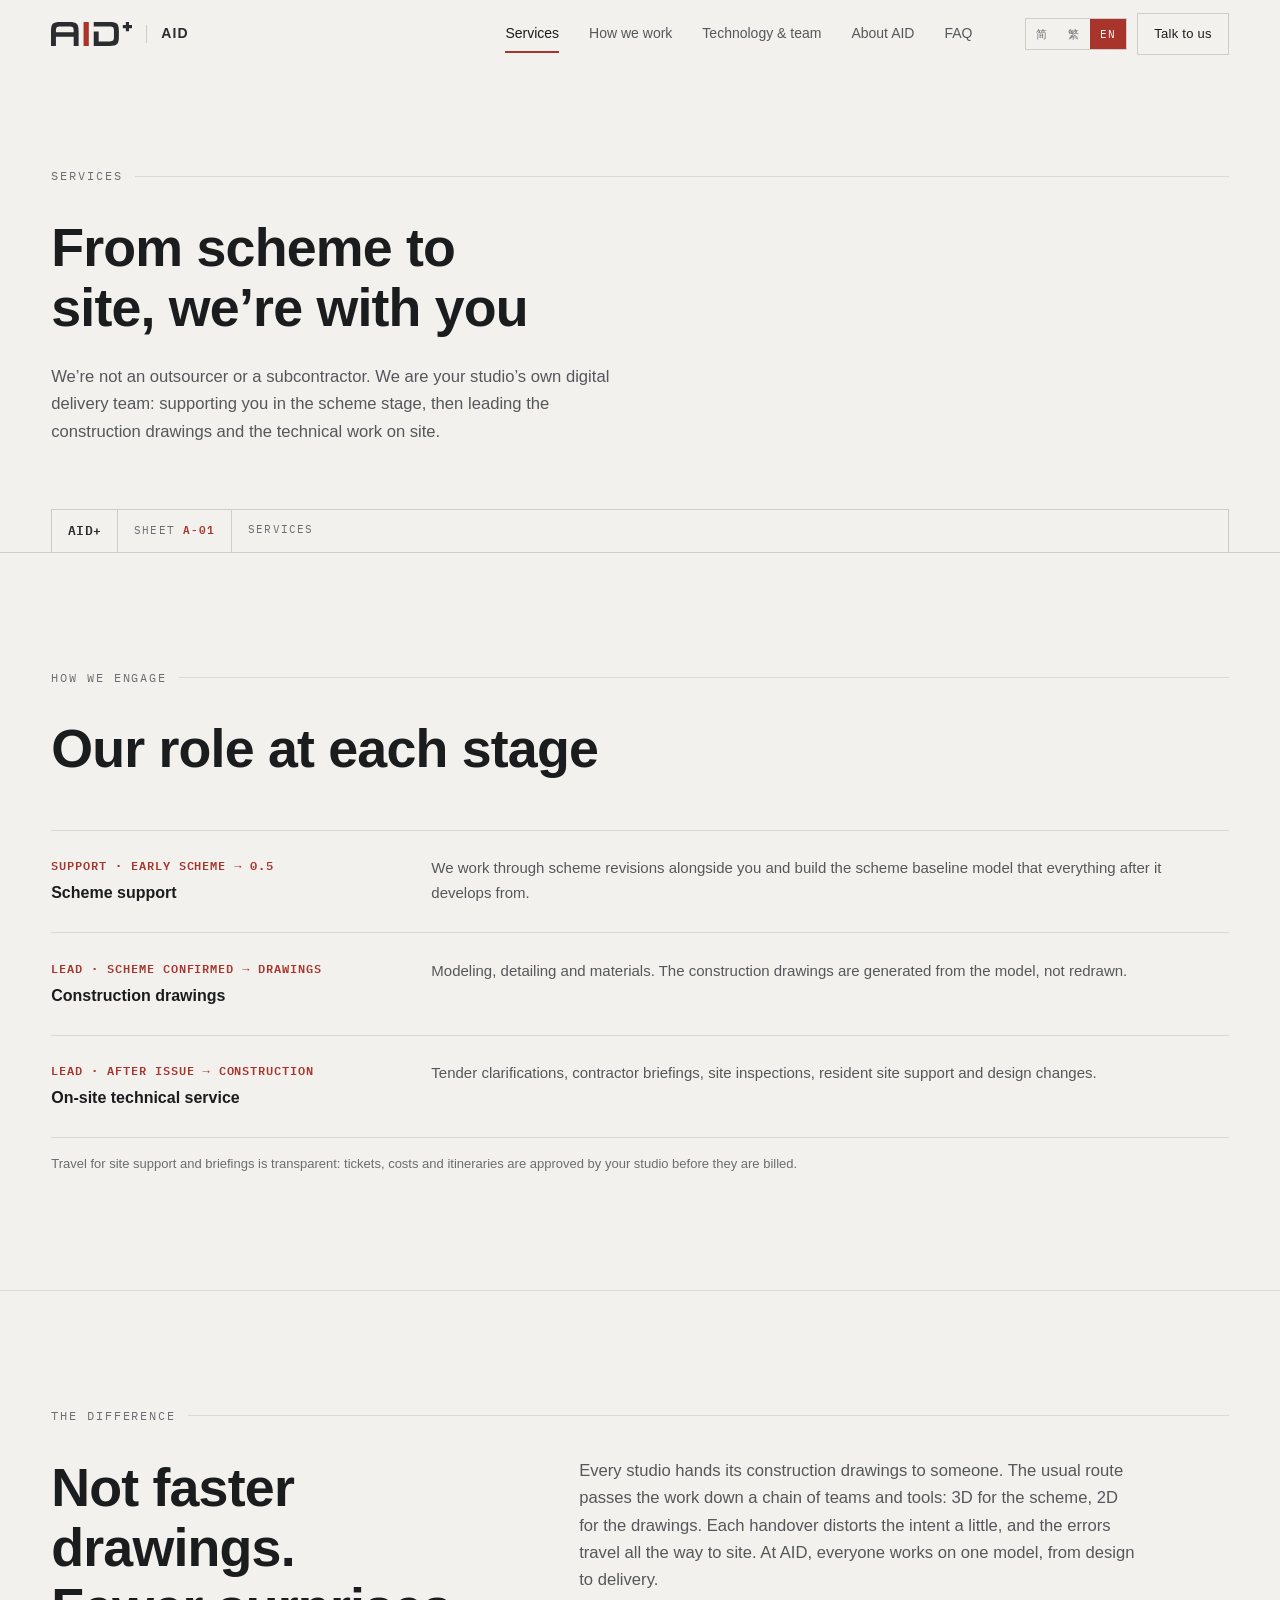
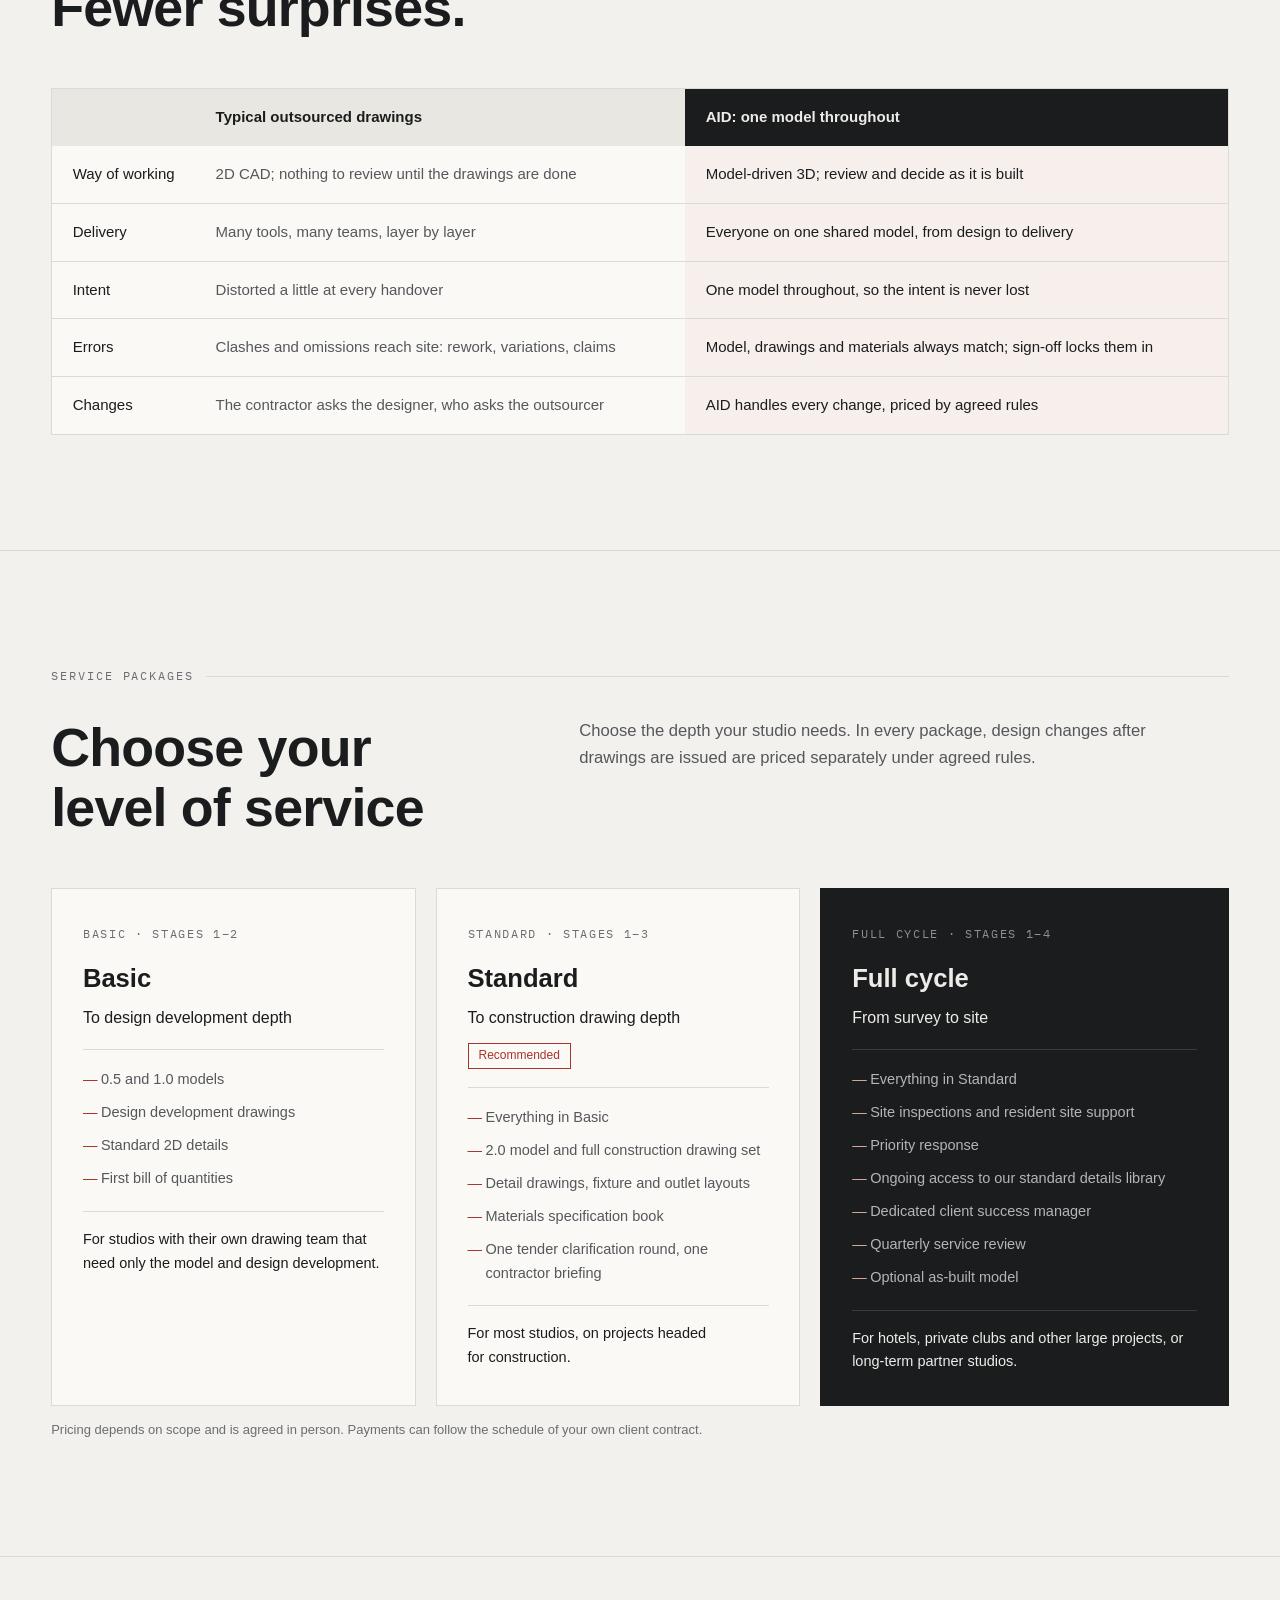
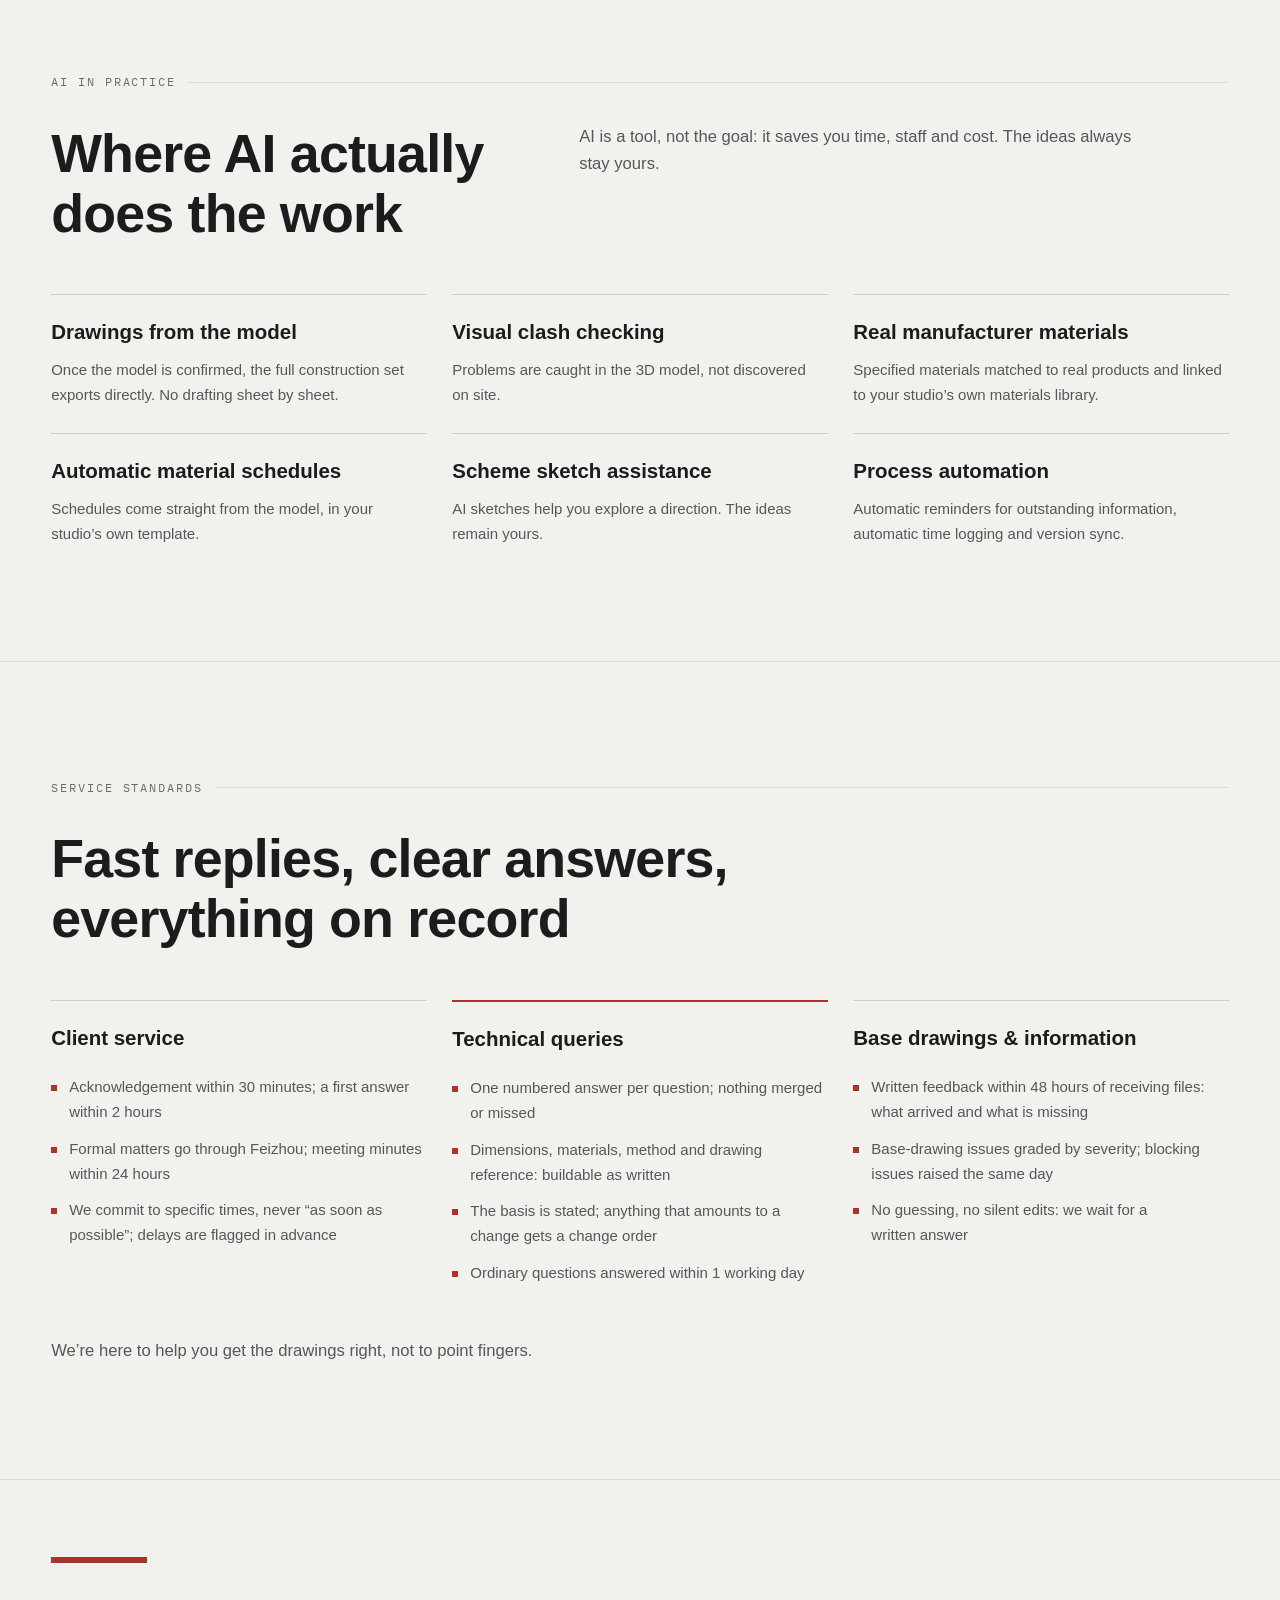
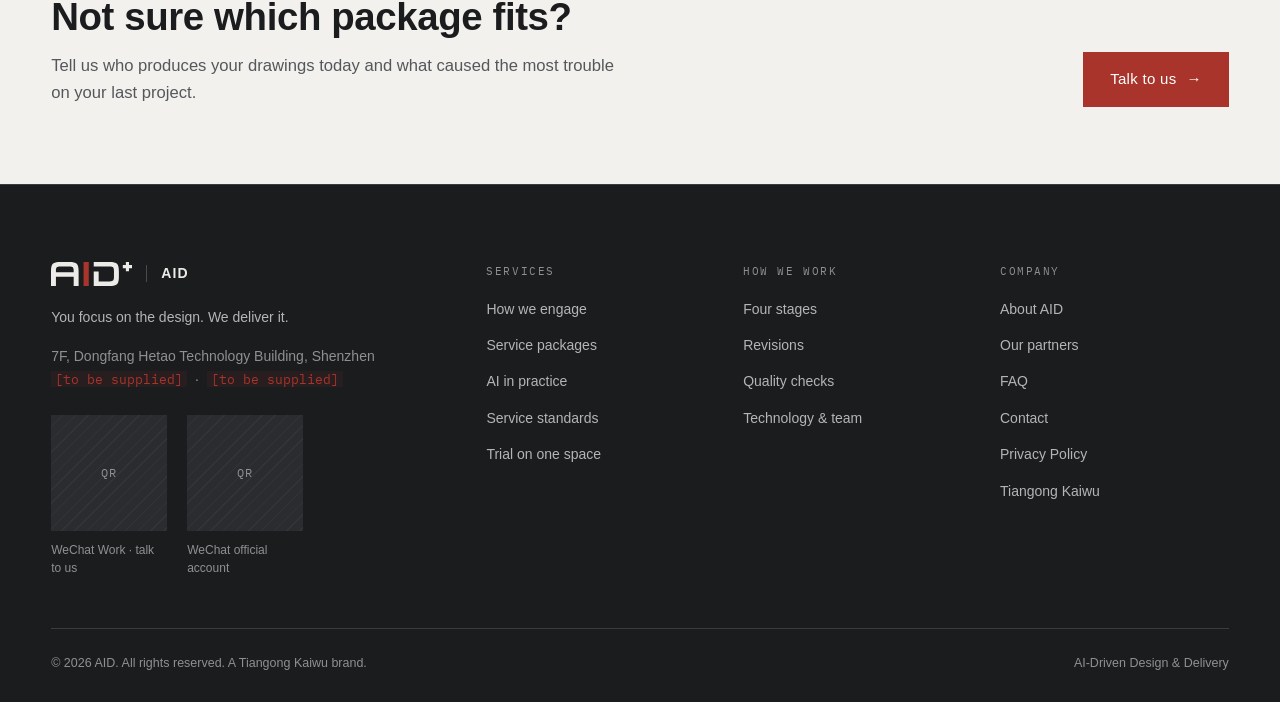
<file: services.html>
<!DOCTYPE html>
<html lang="zh-CN" data-lang="zh" data-title-en="Services — AID" data-title-hant="服務 — AID 艾匠科技">
<head>
<meta charset="UTF-8">
<meta name="viewport" content="width=device-width, initial-scale=1">
<title>服务 — AID 艾匠科技</title>
<meta name="description" content="一辅两主的服务模式、三档服务包、AI 能力与服务标准：从方案到现场，AID 全程在场。">
<meta property="og:type" content="website">
<meta property="og:site_name" content="AID 艾匠科技">
<meta property="og:locale" content="zh_CN">
<meta property="og:title" content="服务 — AID 艾匠科技">
<meta property="og:description" content="一辅两主的服务模式、三档服务包、AI 能力与服务标准：从方案到现场，AID 全程在场。">
<meta property="og:url" content="https://rsm-zhl232.github.io/aid-web/services.html">
<meta property="og:image" content="https://rsm-zhl232.github.io/aid-web/assets/img/og-cover.jpg">
<meta property="og:image:width" content="1200">
<meta property="og:image:height" content="630">
<meta name="twitter:card" content="summary_large_image">
<link rel="canonical" href="https://rsm-zhl232.github.io/aid-web/services.html">
<link rel="alternate" hreflang="zh-CN" href="https://rsm-zhl232.github.io/aid-web/services.html?lang=zh">
<link rel="alternate" hreflang="zh-Hant" href="https://rsm-zhl232.github.io/aid-web/services.html?lang=hant">
<link rel="alternate" hreflang="en" href="https://rsm-zhl232.github.io/aid-web/services.html?lang=en">
<link rel="alternate" hreflang="x-default" href="https://rsm-zhl232.github.io/aid-web/services.html">
<meta name="theme-color" content="#1B1C1E">
<link rel="icon" href="assets/img/aid-mark.svg" type="image/svg+xml">
<link rel="icon" href="assets/img/favicon-512.png" type="image/png" sizes="512x512">
<link rel="apple-touch-icon" href="assets/img/apple-touch-icon.png">
<script>
/* Decide the language before first paint. assets/js/site.js repeats this
   logic (AID.pickLang / AID.applyLang) — if you change one, change the other. */
(function(){try{var k={zh:"zh-CN",hant:"zh-Hant",en:"en"},q=new URLSearchParams(location.search).get("lang"),
s=localStorage.getItem("aid-lang"),n=(navigator.language||"zh").toLowerCase(),
l=k[q]?q:k[s]?s:/^zh-(tw|hk|mo|hant)/.test(n)?"hant":n.indexOf("en")===0?"en":"zh",d=document.documentElement;
d.setAttribute("data-lang",l);d.setAttribute("lang",k[l]);d.classList.add("js");}catch(e){}})();
</script>
<link rel="preload" href="assets/fonts/plex-mono-400.woff2" as="font" type="font/woff2" crossorigin>
<link rel="stylesheet" href="assets/css/main.css">
</head>
<body data-header="light">
<header data-hdr></header>

<main>
  <section class="phero phero--paper">
    <div class="wrap">
      <p class="eyebrow reveal"><span data-lang="en">Services</span><span data-lang="zh">服务</span><span data-lang="hant">服務</span></p>
      <h1 class="h1 reveal" data-delay="60" style="max-width:18ch">
        <span data-lang="en">From scheme to site, we’re with you</span>
        <span data-lang="zh">从方案到现场，AID 全程在场</span><span data-lang="hant">從方案到現場，AID 全程在場</span>
      </h1>
      <p class="lede reveal" data-delay="120">
        <span data-lang="en">We’re not an outsourcer or a subcontractor. We are your studio’s own digital delivery team: supporting you in the scheme stage, then leading the construction drawings and the technical work on site.</span>
        <span data-lang="zh">不是外包，不是分包，而是大师自己的数字建造团队：方案阶段做辅助，施工图和现场阶段由 AID 主力承担。</span><span data-lang="hant">不是外包，不是分包，而是大師自己的數位建造團隊：方案階段做輔助，施工圖和現場階段由 AID 主力承擔。</span>
      </p>
      <div class="sheetbar reveal" aria-hidden="true"><span class="sheetbar__logo">AID+</span><span>SHEET <b>A-01</b></span><span>SERVICES</span></div>
    </div>
  </section>

  <!-- ============ MODEL ============ -->
  <section class="section" id="model">
    <div class="wrap">
      <p class="eyebrow reveal"><span data-lang="en">How we engage</span><span data-lang="zh">服务模式</span><span data-lang="hant">服務模式</span></p>
      <h2 class="h1 reveal" style="max-width:22ch">
        <span data-lang="en">Our role at each stage</span>
        <span data-lang="zh">一辅两主</span><span data-lang="hant">一輔兩主</span>
      </h2>
      <dl class="deflist mt-l reveal">
        <div><dt><span class="mono"><span data-lang="en">Support · Early scheme → 0.5</span><span data-lang="zh">辅 · 方案前期 → 0.5</span><span data-lang="hant">輔 · 方案前期 → 0.5</span></span>
            <span data-lang="en">Scheme support</span><span data-lang="zh">方案辅助</span><span data-lang="hant">方案輔助</span></dt>
          <dd><span data-lang="en">We work through scheme revisions alongside you and build the scheme baseline model that everything after it develops from.</span>
            <span data-lang="zh">陪大师改方案，建立方案基准模型。后面的扩初、施工图都从这一版往下深化。</span><span data-lang="hant">陪大師改方案，建立方案基準模型。後面的初步設計、施工圖都從這一版往下深化。</span></dd></div>
        <div><dt><span class="mono"><span data-lang="en">Lead · Scheme confirmed → drawings</span><span data-lang="zh">主 · 方案确认 → 交付施工图</span><span data-lang="hant">主 · 方案確認 → 交付施工圖</span></span>
            <span data-lang="en">Construction drawings</span><span data-lang="zh">施工图落地</span><span data-lang="hant">施工圖落地</span></dt>
          <dd><span data-lang="en">Modeling, detailing and materials. The construction drawings are generated from the model, not redrawn.</span>
            <span data-lang="zh">建模、深化、节点、物料，由模型生成施工图，不再逐张手画。</span><span data-lang="hant">建模、深化、節點、物料，由模型生成施工圖，不再逐張手畫。</span></dd></div>
        <div><dt><span class="mono"><span data-lang="en">Lead · After issue → construction</span><span data-lang="zh">主 · 交图之后 → 施工阶段</span><span data-lang="hant">主 · 交圖之後 → 施工階段</span></span>
            <span data-lang="en">On-site technical service</span><span data-lang="zh">现场技术服务</span><span data-lang="hant">現場技術服務</span></dt>
          <dd><span data-lang="en">Tender clarifications, contractor briefings, site inspections, resident site support and design changes.</span>
            <span data-lang="zh">招标答疑、技术交底、巡场与驻场、设计变更。</span><span data-lang="hant">招標答疑、施工技術說明、工地巡視與駐場、設計變更。</span></dd></div>
      </dl>
      <p class="cmp-note reveal"><span data-lang="en">Travel for site support and briefings is transparent: tickets, costs and itineraries are approved by your studio before they are billed.</span>
        <span data-lang="zh">驻场与交底差旅透明：票务、费用与行程先经大师方确认，再计入结算。</span><span data-lang="hant">駐場與技術說明差旅透明：票務、費用與行程先經大師方確認，再計入結算。</span></p>
    </div>
  </section>

  <!-- ============ COMPARISON ============ -->
  <section class="section section--rule" id="compare">
    <div class="wrap">
      <p class="eyebrow reveal"><span data-lang="en">The difference</span><span data-lang="zh">不同在哪</span><span data-lang="hant">不同在哪</span></p>
      <div class="grid grid--sidecar">
        <h2 class="h1 reveal">
          <span data-lang="en">Not faster drawings. Fewer surprises.</span>
          <span data-lang="zh">不是比谁画得快，是比谁看得见、改得动、错得少</span><span data-lang="hant">不是比誰畫得快，是比誰看得見、改得動、錯得少</span>
        </h2>
        <p class="lede reveal" data-delay="60">
          <span data-lang="en">Every studio hands its construction drawings to someone. The usual route passes the work down a chain of teams and tools: 3D for the scheme, 2D for the drawings. Each handover distorts the intent a little, and the errors travel all the way to site. At AID, everyone works on one model, from design to delivery.</span>
          <span data-lang="zh">大师都会把施工图交出去做，问题是交给谁。传统做法是多个软件、多个团队一层层交接：方案三维，施工图二维，每交接一次理解就走样一次，错漏碰缺一路带到工地。AID 从设计到落地，所有人始终在同一个三维模型上。</span><span data-lang="hant">大師都會把施工圖交出去做，問題是交給誰。傳統做法是多個軟體、多個團隊一層層交接：方案三維，施工圖二維，每交接一次理解就走樣一次，錯漏與碰撞問題一路帶到工地。AID 從設計到落地，所有人始終在同一個三維模型上。</span>
        </p>
      </div>
      <div class="cmp-wrap mt-l reveal">
        <table class="cmp">
          <thead><tr>
            <th scope="col"><span class="sr-only">Aspect</span></th>
            <th scope="col"><span data-lang="en">Typical outsourced drawings</span><span data-lang="zh">传统施工图配合</span><span data-lang="hant">傳統施工圖配合</span></th>
            <th scope="col" class="is-us"><span data-lang="en">AID: one model throughout</span><span data-lang="zh">AID · 一个模型做到底</span><span data-lang="hant">AID · 一個模型做到底</span></th>
          </tr></thead>
          <tbody>
            <tr><th scope="row"><span data-lang="en">Way of working</span><span data-lang="zh">工作方式</span><span data-lang="hant">工作方式</span></th>
              <td><span data-lang="en">2D CAD; nothing to review until the drawings are done</span><span data-lang="zh">CAD 二维，画完才能审图</span><span data-lang="hant">CAD 二維，畫完才能審圖</span></td>
              <td class="is-us"><span data-lang="en">Model-driven 3D; review and decide as it is built</span><span data-lang="zh">三维模型驱动，过程中就能看、能审、能定</span><span data-lang="hant">三維模型驅動，過程中就能看、能審、能定</span></td></tr>
            <tr><th scope="row"><span data-lang="en">Delivery</span><span data-lang="zh">交接</span><span data-lang="hant">交接</span></th>
              <td><span data-lang="en">Many tools, many teams, layer by layer</span><span data-lang="zh">多软件、多团队逐层交接</span><span data-lang="hant">多軟體、多團隊逐層交接</span></td>
              <td class="is-us"><span data-lang="en">Everyone on one shared model, from design to delivery</span><span data-lang="zh">从设计到落地，所有人在同一个主模型上</span><span data-lang="hant">從設計到落地，所有人在同一個主模型上</span></td></tr>
            <tr><th scope="row"><span data-lang="en">Intent</span><span data-lang="zh">理解</span><span data-lang="hant">理解</span></th>
              <td><span data-lang="en">Distorted a little at every handover</span><span data-lang="zh">每交接一次，理解走样一次</span><span data-lang="hant">每交接一次，理解走樣一次</span></td>
              <td class="is-us"><span data-lang="en">One model throughout, so the intent is never lost</span><span data-lang="zh">一个模型贯穿始终，设计意图不丢</span><span data-lang="hant">一個模型貫穿始終，設計意圖不丟</span></td></tr>
            <tr><th scope="row"><span data-lang="en">Errors</span><span data-lang="zh">错误</span><span data-lang="hant">錯誤</span></th>
              <td><span data-lang="en">Clashes and omissions reach site: rework, variations, claims</span><span data-lang="zh">错漏碰缺一路延伸到工地：返工、签证、索赔</span><span data-lang="hant">錯漏與碰撞問題一路延伸到工地：返工、追加費用、索賠</span></td>
              <td class="is-us"><span data-lang="en">Model, drawings and materials always match; sign-off locks them in</span><span data-lang="zh">模型、图纸、物料一致，模型确认即锁定</span><span data-lang="hant">模型、圖紙、物料一致，模型確認即鎖定</span></td></tr>
            <tr><th scope="row"><span data-lang="en">Changes</span><span data-lang="zh">变更</span><span data-lang="hant">變更</span></th>
              <td><span data-lang="en">The contractor asks the designer, who asks the outsourcer</span><span data-lang="zh">施工方找大师，大师再找外包，层层转达</span><span data-lang="hant">施工方找大師，大師再找外包，層層轉達</span></td>
              <td class="is-us"><span data-lang="en">AID handles every change, priced by agreed rules</span><span data-lang="zh">AID 全程承接，按规则计价</span><span data-lang="hant">AID 全程承接，按規則計價</span></td></tr>
          </tbody>
        </table>
      </div>
    </div>
  </section>

  <!-- ============ PACKAGES ============ -->
  <section class="section section--rule" id="packages">
    <div class="wrap">
      <p class="eyebrow reveal"><span data-lang="en">Service packages</span><span data-lang="zh">服务分层</span><span data-lang="hant">服務分層</span></p>
      <div class="grid grid--sidecar">
        <h2 class="h1 reveal">
          <span data-lang="en">Choose your level of service</span>
          <span data-lang="zh">三档服务包，按交付深度分</span><span data-lang="hant">三檔服務包，按交付深度分</span>
        </h2>
        <p class="lede reveal" data-delay="60">
          <span data-lang="en">Choose the depth your studio needs. In every package, design changes after drawings are issued are priced separately under agreed rules.</span>
          <span data-lang="zh">让大师按自己的需要选。任何一档，出图后的设计变更都按规则另计。</span><span data-lang="hant">讓大師按自己的需要選。任何一檔，出圖後的設計變更都按規則另計。</span>
        </p>
      </div>
      <div class="plans mt-l">
        <div class="plan reveal">
          <span class="plan__code">BASIC · <span data-lang="en">STAGES 1–2</span><span data-lang="zh">阶段 1–2</span><span data-lang="hant">階段 1–2</span></span>
          <h3 class="plan__n"><span data-lang="en">Basic</span><span data-lang="zh">基础包</span><span data-lang="hant">基礎包</span></h3>
          <p class="plan__p"><span data-lang="en">To design development depth</span><span data-lang="zh">扩初图深度</span><span data-lang="hant">初步設計圖深度</span></p>
          <ul>
            <li><span data-lang="en">0.5 and 1.0 models</span><span data-lang="zh">0.5、1.0 模型</span><span data-lang="hant">0.5、1.0 模型</span></li>
            <li><span data-lang="en">Design development drawings</span><span data-lang="zh">扩初图</span><span data-lang="hant">初步設計圖</span></li>
            <li><span data-lang="en">Standard 2D details</span><span data-lang="zh">二维通用节点大样</span><span data-lang="hant">二維通用節點大樣</span></li>
            <li><span data-lang="en">First bill of quantities</span><span data-lang="zh">工程量清单初版</span><span data-lang="hant">工程數量清單初版</span></li>
          </ul>
          <p class="plan__fit"><span data-lang="en">For studios with their own drawing team that need only the model and design development.</span><span data-lang="zh">适合：自己有施工图团队、只缺模型和扩初的大师。</span><span data-lang="hant">適合：自己有施工圖團隊、只缺模型和初步設計的大師。</span></p>
        </div>
        <div class="plan reveal" data-delay="60">
          <span class="plan__code">STANDARD · <span data-lang="en">STAGES 1–3</span><span data-lang="zh">阶段 1–3</span><span data-lang="hant">階段 1–3</span></span>
          <h3 class="plan__n"><span data-lang="en">Standard</span><span data-lang="zh">标准包</span><span data-lang="hant">標準包</span></h3>
          <p class="plan__p"><span data-lang="en">To construction drawing depth</span><span data-lang="zh">施工图深度</span><span data-lang="hant">施工圖深度</span></p>
          <span class="plan__tag"><span data-lang="en">Recommended</span><span data-lang="zh">主推</span><span data-lang="hant">推薦</span></span>
          <ul>
            <li><span data-lang="en">Everything in Basic</span><span data-lang="zh">含基础包全部内容</span><span data-lang="hant">含基礎包全部內容</span></li>
            <li><span data-lang="en">2.0 model and full construction drawing set</span><span data-lang="zh">2.0 模型、全套施工图</span><span data-lang="hant">2.0 模型、全套施工圖</span></li>
            <li><span data-lang="en">Detail drawings, fixture and outlet layouts</span><span data-lang="zh">节点大样、点位图</span><span data-lang="hant">節點大樣、點位圖</span></li>
            <li><span data-lang="en">Materials specification book</span><span data-lang="zh">物料白皮书</span><span data-lang="hant">物料白皮書</span></li>
            <li><span data-lang="en">One tender clarification round, one contractor briefing</span><span data-lang="zh">招标答疑 1 次、技术交底 1 次</span><span data-lang="hant">招標答疑 1 次、施工技術說明 1 次</span></li>
          </ul>
          <p class="plan__fit"><span data-lang="en">For most studios, on projects headed for construction.</span><span data-lang="zh">适合：大部分需要真正落地施工的项目。</span><span data-lang="hant">適合：大部分需要真正落地施工的項目。</span></p>
        </div>
        <div class="plan plan--ink reveal" data-delay="120">
          <span class="plan__code">FULL CYCLE · <span data-lang="en">STAGES 1–4</span><span data-lang="zh">阶段 1–4</span><span data-lang="hant">階段 1–4</span></span>
          <h3 class="plan__n"><span data-lang="en">Full cycle</span><span data-lang="zh">全周期落地包</span><span data-lang="hant">全週期落地包</span></h3>
          <p class="plan__p"><span data-lang="en">From survey to site</span><span data-lang="zh">从测量到现场，全程跟随</span><span data-lang="hant">從測量到現場，全程跟隨</span></p>
          <ul>
            <li><span data-lang="en">Everything in Standard</span><span data-lang="zh">含标准包全部内容</span><span data-lang="hant">含標準包全部內容</span></li>
            <li><span data-lang="en">Site inspections and resident site support</span><span data-lang="zh">巡场 / 驻场</span><span data-lang="hant">工地巡視 / 駐場</span></li>
            <li><span data-lang="en">Priority response</span><span data-lang="zh">优先响应</span><span data-lang="hant">優先回應</span></li>
            <li><span data-lang="en">Ongoing access to our standard details library</span><span data-lang="zh">通用节点库长期使用权</span><span data-lang="hant">通用節點庫長期使用權</span></li>
            <li><span data-lang="en">Dedicated client success manager</span><span data-lang="zh">专属客户经理</span><span data-lang="hant">專屬客戶經理</span></li>
            <li><span data-lang="en">Quarterly service review</span><span data-lang="zh">季度服务复盘会</span><span data-lang="hant">季度服務檢討會</span></li>
            <li><span data-lang="en">Optional as-built model</span><span data-lang="zh">可选竣工模型</span><span data-lang="hant">可選竣工模型</span></li>
          </ul>
          <p class="plan__fit"><span data-lang="en">For hotels, private clubs and other large projects, or long-term partner studios.</span><span data-lang="zh">适合：酒店、会所等大项目，或长期合作的大师。</span><span data-lang="hant">適合：酒店、會所等大項目，或長期合作的大師。</span></p>
        </div>
      </div>
      <p class="cmp-note reveal"><span data-lang="en">Pricing depends on scope and is agreed in person. Payments can follow the schedule of your own client contract.</span>
        <span data-lang="zh">报价按服务内容确定，具体面谈。付款可匹配大师合同的收款节奏。</span><span data-lang="hant">報價按服務內容確定，具體面談。付款可匹配大師合約的收款節奏。</span></p>
    </div>
  </section>

  <!-- ============ AI ============ -->
  <section class="section" id="ai">
    <div class="wrap">
      <p class="eyebrow reveal"><span data-lang="en">AI in practice</span><span data-lang="zh">AI 能力</span><span data-lang="hant">AI 能力</span></p>
      <div class="grid grid--sidecar">
        <h2 class="h1 reveal">
          <span data-lang="en">Where AI actually does the work</span>
          <span data-lang="zh">AI 在落地过程中具体做什么</span><span data-lang="hant">AI 在落地過程中具體做什麼</span>
        </h2>
        <p class="lede reveal" data-delay="60">
          <span data-lang="en">AI is a tool, not the goal: it saves you time, staff and cost. The ideas always stay yours.</span>
          <span data-lang="zh">AI 是工具，不是目的：帮大师省时间、省人力、省成本。创意始终是大师的。</span><span data-lang="hant">AI 是工具，不是目的：幫大師省時間、省人力、省成本。創意始終是大師的。</span>
        </p>
      </div>
      <div class="grid grid--3 mt-l">
        <div class="card reveal"><h3 class="card__t card__t--top"><span data-lang="en">Drawings from the model</span><span data-lang="zh">模型生成图纸</span><span data-lang="hant">模型生成圖紙</span></h3>
          <p class="card__d"><span data-lang="en">Once the model is confirmed, the full construction set exports directly. No drafting sheet by sheet.</span><span data-lang="zh">模型确认后，直接导出全套施工图，不再逐张手画。</span><span data-lang="hant">模型確認後，直接匯出全套施工圖，不再逐張手畫。</span></p></div>
        <div class="card reveal" data-delay="40"><h3 class="card__t card__t--top"><span data-lang="en">Visual clash checking</span><span data-lang="zh">可视化检查错漏碰缺</span><span data-lang="hant">視覺化檢查錯漏與碰撞問題</span></h3>
          <p class="card__d"><span data-lang="en">Problems are caught in the 3D model, not discovered on site.</span><span data-lang="zh">在三维模型中直观排查问题，不带到工地。</span><span data-lang="hant">在三維模型中直觀排查問題，不帶到工地。</span></p></div>
        <div class="card reveal" data-delay="80"><h3 class="card__t card__t--top"><span data-lang="en">Real manufacturer materials</span><span data-lang="zh">匹配真实厂家物料</span><span data-lang="hant">匹配真實廠家物料</span></h3>
          <p class="card__d"><span data-lang="en">Specified materials matched to real products and linked to your studio’s own materials library.</span><span data-lang="zh">按设计匹配真实厂家物料，接入大师自己的物料库。</span><span data-lang="hant">按設計匹配真實廠家物料，接入大師自己的物料庫。</span></p></div>
        <div class="card reveal"><h3 class="card__t card__t--top"><span data-lang="en">Automatic material schedules</span><span data-lang="zh">物料表自动生成</span><span data-lang="hant">物料表自動生成</span></h3>
          <p class="card__d"><span data-lang="en">Schedules come straight from the model, in your studio’s own template.</span><span data-lang="zh">模型数据直接生成物料表，按大师工作室模板定制。</span><span data-lang="hant">模型數據直接生成物料表，按大師工作室模板定製。</span></p></div>
        <div class="card reveal" data-delay="40"><h3 class="card__t card__t--top"><span data-lang="en">Scheme sketch assistance</span><span data-lang="zh">方案草图辅助</span><span data-lang="hant">方案草圖輔助</span></h3>
          <p class="card__d"><span data-lang="en">AI sketches help you explore a direction. The ideas remain yours.</span><span data-lang="zh">AI 生成方案草图，辅助大师找感觉；创意始终是大师的。</span><span data-lang="hant">AI 生成方案草圖，輔助大師找感覺；創意始終是大師的。</span></p></div>
        <div class="card reveal" data-delay="80"><h3 class="card__t card__t--top"><span data-lang="en">Process automation</span><span data-lang="zh">流程自动化</span><span data-lang="hant">流程自動化</span></h3>
          <p class="card__d"><span data-lang="en">Automatic reminders for outstanding information, automatic time logging and version sync.</span><span data-lang="zh">提资自动提醒，工时自动记录，版本自动同步。</span><span data-lang="hant">缺資料自動提醒，工時自動記錄，版本自動同步。</span></p></div>
      </div>
    </div>
  </section>

  <!-- ============ STANDARDS ============ -->
  <section class="section section--rule" id="standards">
    <div class="wrap">
      <p class="eyebrow reveal"><span data-lang="en">Service standards</span><span data-lang="zh">服务标准</span><span data-lang="hant">服務標準</span></p>
      <h2 class="h1 reveal">
        <span data-lang="en">Fast replies, clear answers, everything on record</span>
        <span data-lang="zh">回得快、说得清、有记录</span><span data-lang="hant">回得快、說得清、有記錄</span>
      </h2>
      <div class="grid grid--3 mt-l">
        <div class="card reveal">
          <h3 class="card__t card__t--top"><span data-lang="en">Client service</span><span data-lang="zh">专业客服</span><span data-lang="hant">專業客服</span></h3>
          <ul class="checks">
            <li><span data-lang="en">Acknowledgement within 30 minutes; a first answer within 2 hours</span><span data-lang="zh">30 分钟内回复“收到”，2 小时内给初步答复</span><span data-lang="hant">30 分鐘內回覆「收到」，2 小時內給初步答覆</span></li>
            <li><span data-lang="en">Formal matters go through Feizhou; meeting minutes within 24 hours</span><span data-lang="zh">正式事项走飞舟，开会定的事 24 小时内出纪要</span><span data-lang="hant">正式事項走飛舟，開會定的事 24 小時內出會議記錄</span></li>
            <li><span data-lang="en">We commit to specific times, never “as soon as possible”; delays are flagged in advance</span><span data-lang="zh">只承诺具体时间，不说“尽快”；会延期的，提前说</span><span data-lang="hant">只承諾具體時間，不說「儘快」；會延期的，提前說</span></li>
          </ul>
        </div>
        <div class="card card--ink reveal" data-delay="60">
          <h3 class="card__t card__t--top"><span data-lang="en">Technical queries</span><span data-lang="zh">技术答疑</span><span data-lang="hant">技術答疑</span></h3>
          <ul class="checks">
            <li><span data-lang="en">One numbered answer per question; nothing merged or missed</span><span data-lang="zh">一问一答，统一编号，不合并、不漏答</span><span data-lang="hant">一問一答，統一編號，不合併、不漏答</span></li>
            <li><span data-lang="en">Dimensions, materials, method and drawing reference: buildable as written</span><span data-lang="zh">给尺寸、材料、做法和图号，照着就能施工</span><span data-lang="hant">給尺寸、材料、做法和圖號，照著就能施工</span></li>
            <li><span data-lang="en">The basis is stated; anything that amounts to a change gets a change order</span><span data-lang="zh">写明依据；构成变更的，同步出变更单</span><span data-lang="hant">寫明依據；構成變更的，同步出變更單</span></li>
            <li><span data-lang="en">Ordinary questions answered within 1 working day</span><span data-lang="zh">一般问题 1 个工作日内答复</span><span data-lang="hant">一般問題 1 個工作日內答覆</span></li>
          </ul>
        </div>
        <div class="card reveal" data-delay="120">
          <h3 class="card__t card__t--top"><span data-lang="en">Base drawings &amp; information</span><span data-lang="zh">原图问题与提资</span><span data-lang="hant">原圖問題與資料提供</span></h3>
          <ul class="checks">
            <li><span data-lang="en">Written feedback within 48 hours of receiving files: what arrived and what is missing</span><span data-lang="zh">资料到了，48 小时内书面反馈：收到什么、还缺什么</span><span data-lang="hant">資料到了，48 小時內書面回覆：收到什麼、還缺什麼</span></li>
            <li><span data-lang="en">Base-drawing issues graded by severity; blocking issues raised the same day</span><span data-lang="zh">原图问题分级提交，阻断问题当天提</span><span data-lang="hant">原圖問題分級提交，阻斷問題當天提</span></li>
            <li><span data-lang="en">No guessing, no silent edits: we wait for a written answer</span><span data-lang="zh">不猜、不擅改：拿到书面答复再定</span><span data-lang="hant">不猜、不擅改：拿到書面答覆再定</span></li>
          </ul>
        </div>
      </div>
      <p class="lede mt-l reveal"><span data-lang="en">We’re here to help you get the drawings right, not to point fingers.</span><span data-lang="zh">我们是来帮您把图做对，不是来挑错。</span><span data-lang="hant">我們是來幫您把圖做對，不是來挑錯。</span></p>
    </div>
  </section>

  <section class="section section--tight cta section--rule">
    <div class="wrap cta__in">
      <div>
        <div class="bar reveal"></div>
        <h2 class="h2 reveal"><span data-lang="en">Not sure which package fits?</span><span data-lang="zh">不确定选哪一档？</span><span data-lang="hant">不確定選哪一檔？</span></h2>
        <p class="lede mt-s reveal" data-delay="60"><span data-lang="en">Tell us who produces your drawings today and what caused the most trouble on your last project.</span><span data-lang="zh">告诉我们：您现在施工图是谁在做？最近一个项目，最头疼的是什么？</span><span data-lang="hant">告訴我們：您現在施工圖是誰在做？最近一個項目，最頭疼的是什麼？</span></p>
      </div>
      <div class="btn-row reveal" data-delay="120" style="margin-top:0">
        <a class="btn btn--primary" href="contact.html"><span data-lang="en">Talk to us</span><span data-lang="zh">联系我们</span><span data-lang="hant">聯絡我們</span> <span class="arw">→</span></a>
      </div>
    </div>
  </section>

</main>

<footer data-ftr></footer>
<script src="assets/js/site.js"></script>
</body>
</html>
</file>
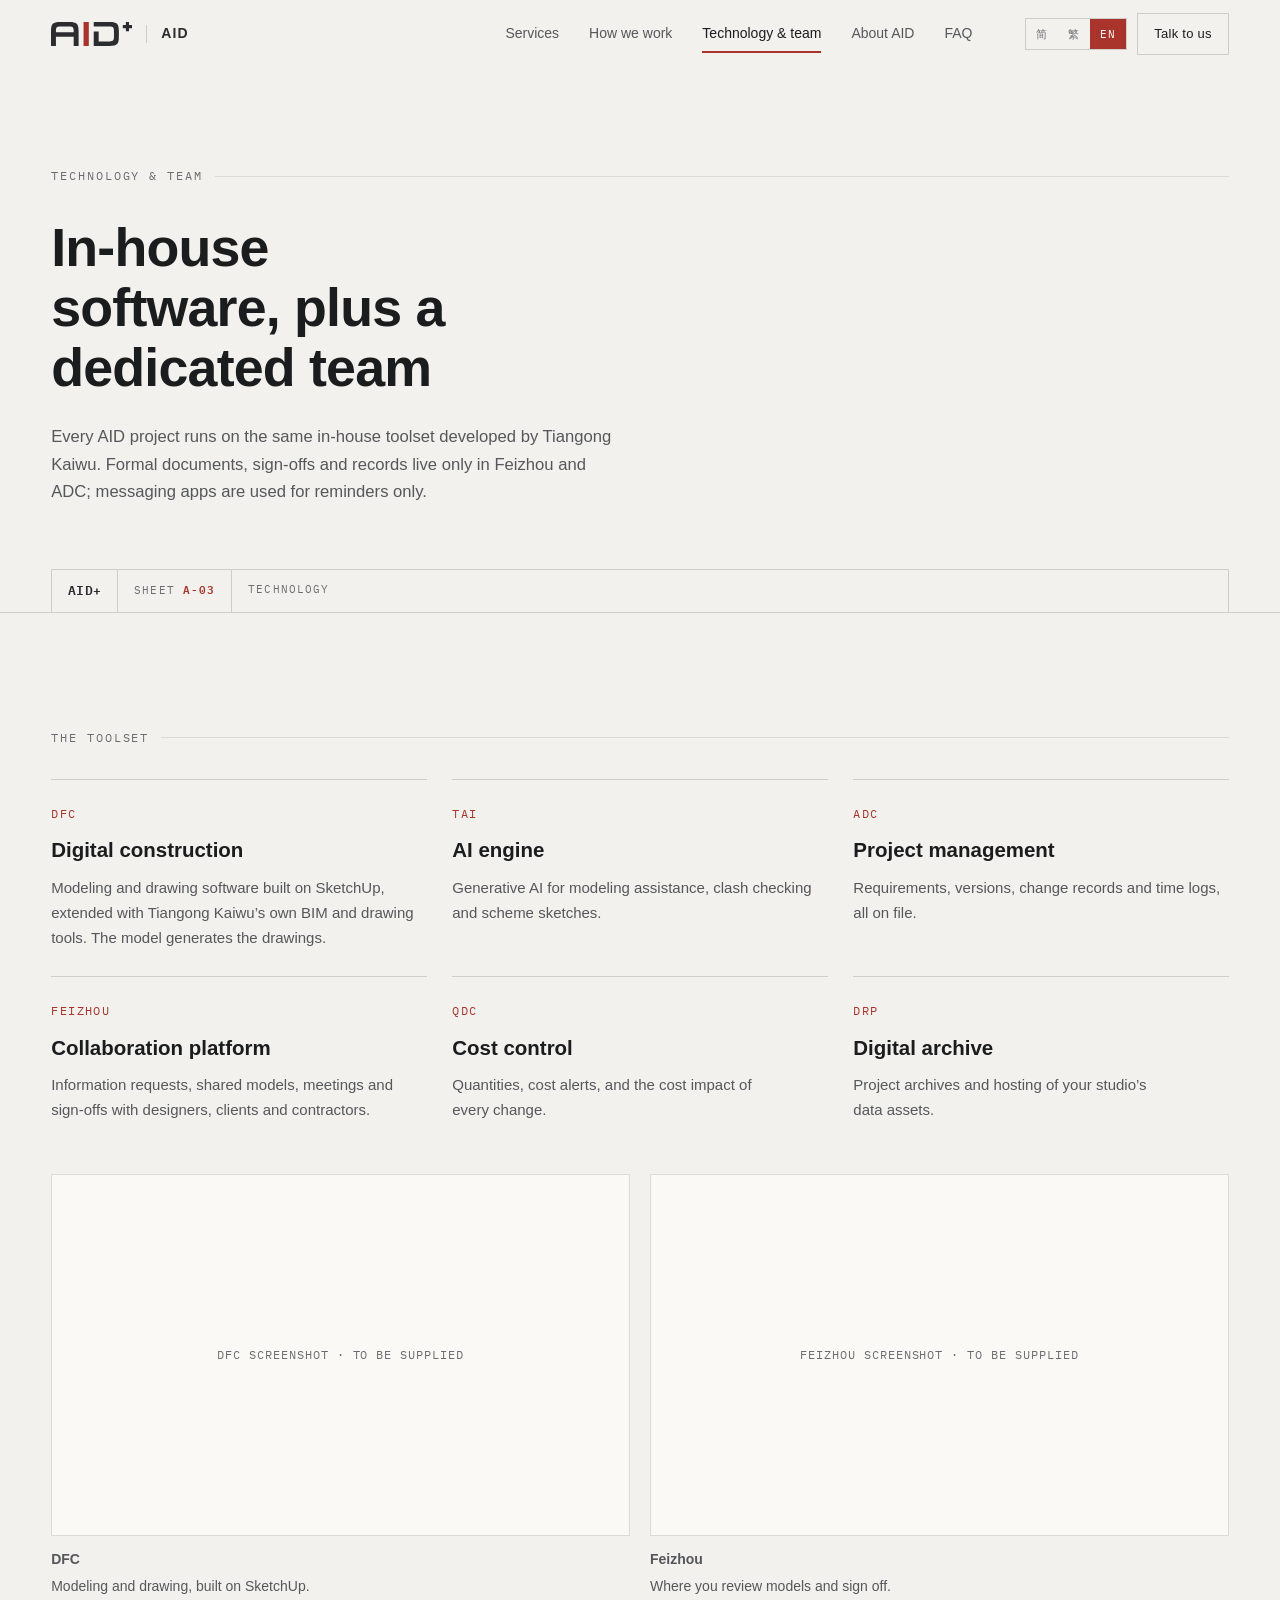
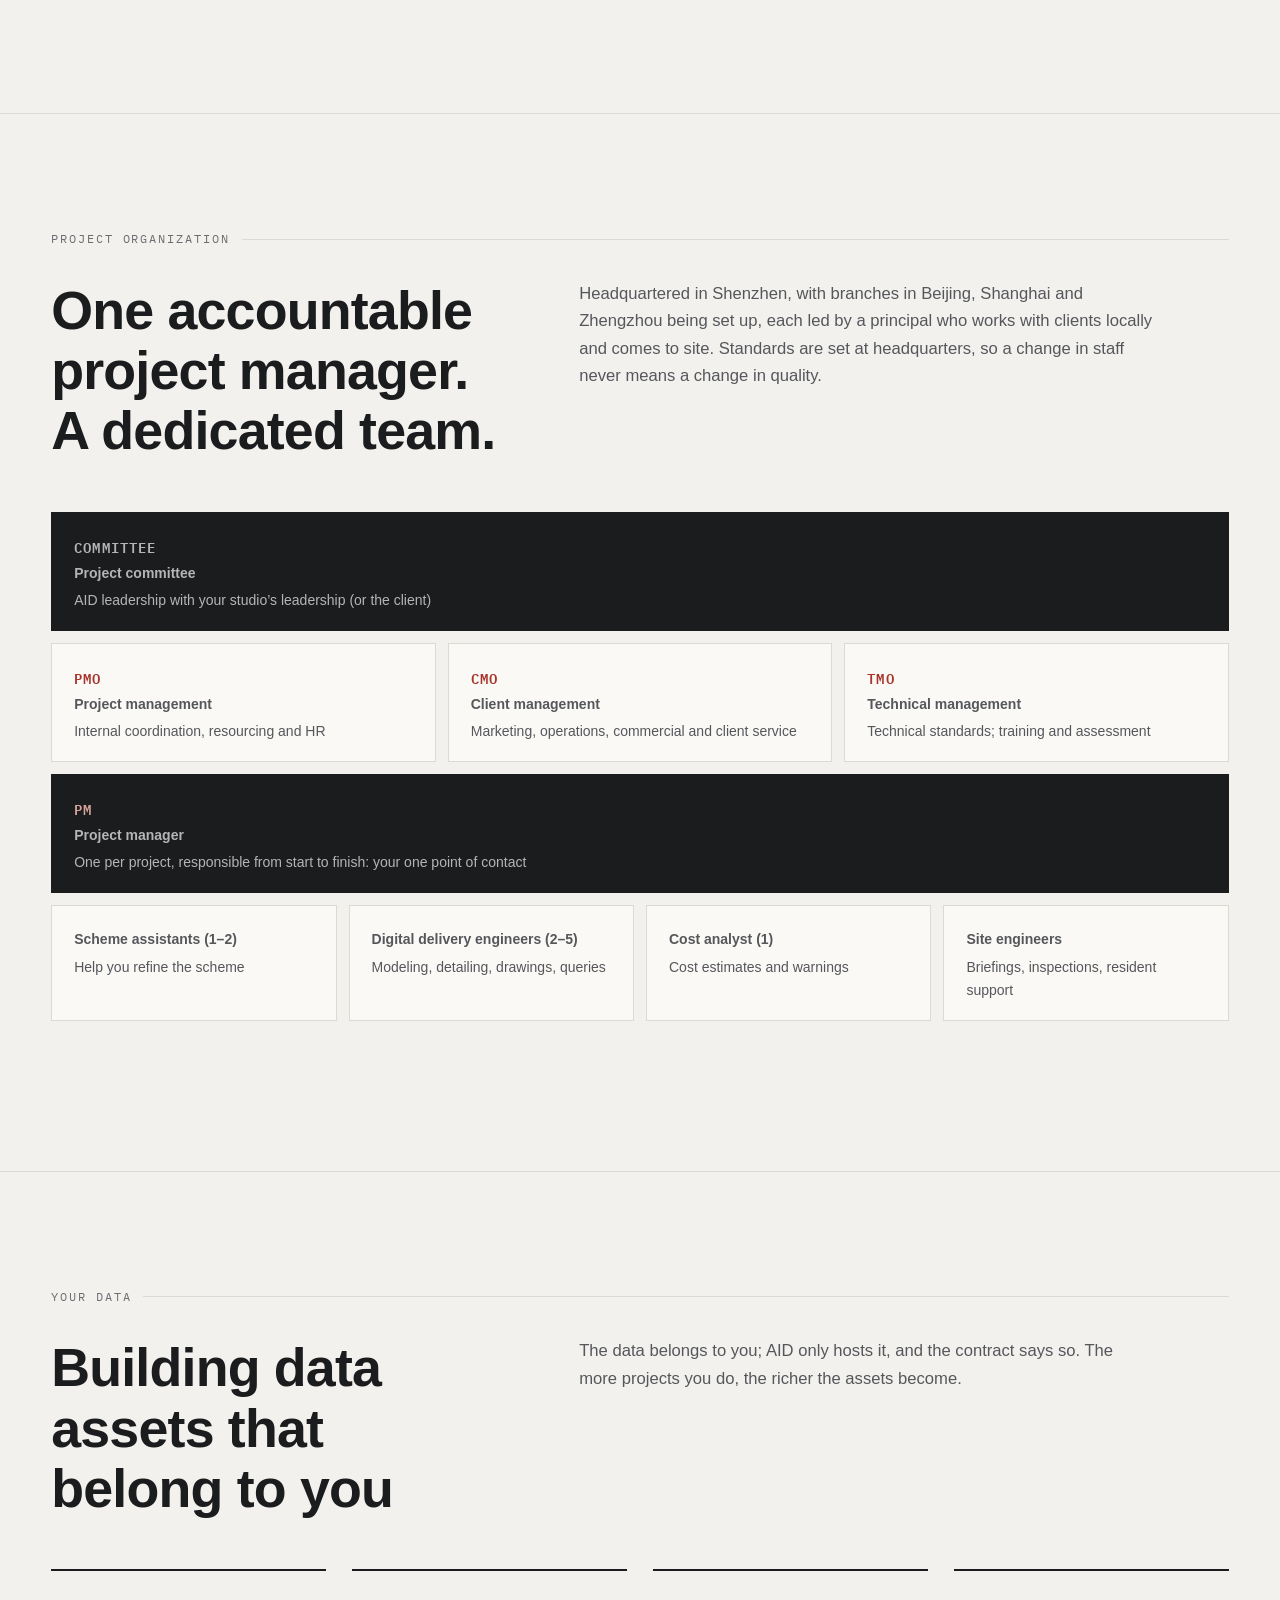
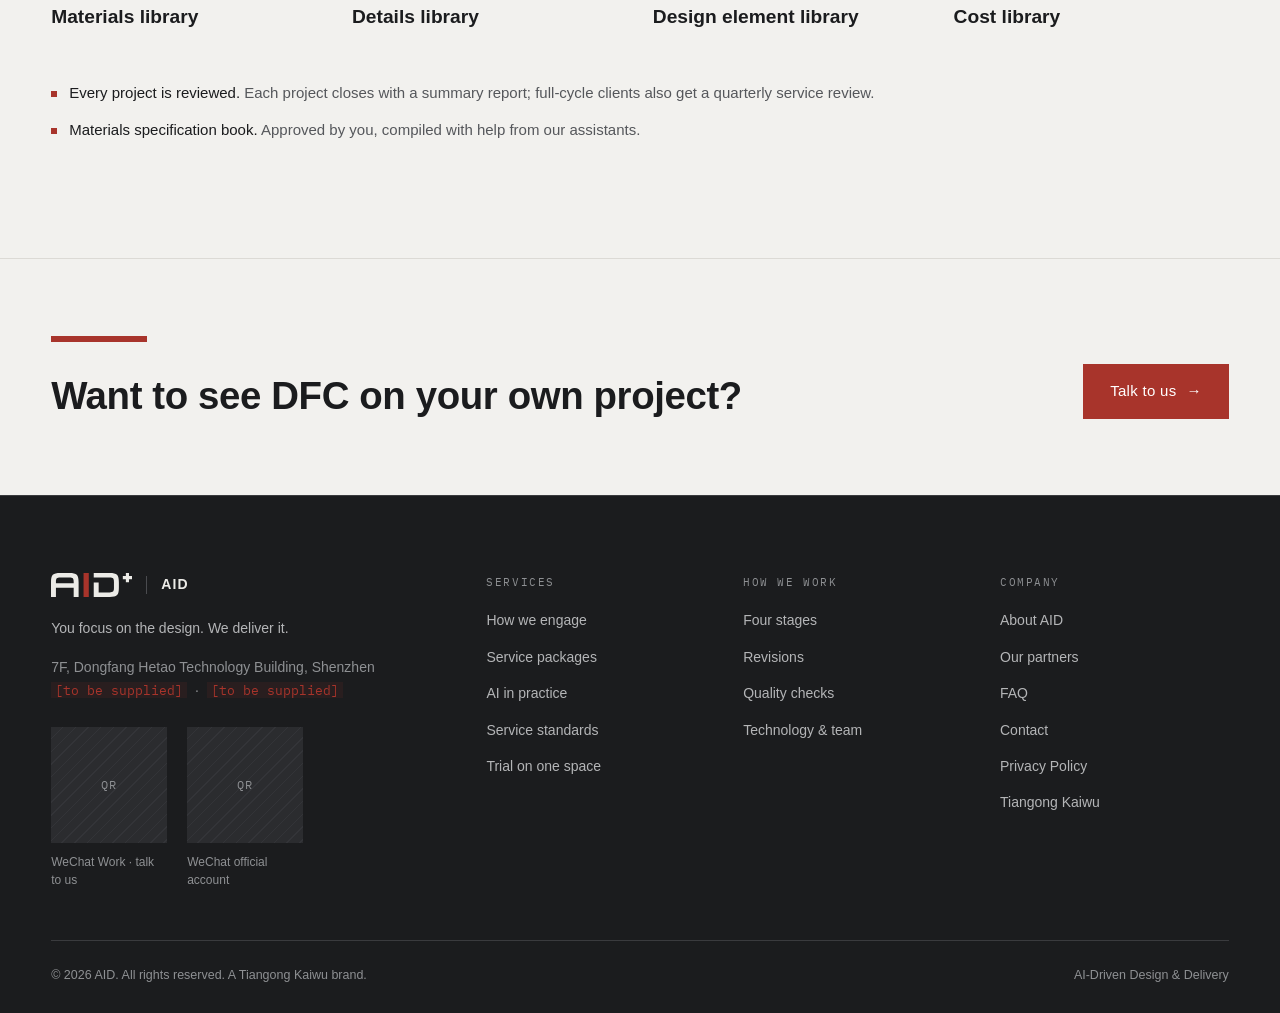
<file: technology.html>
<!DOCTYPE html>
<html lang="zh-CN" data-lang="zh" data-title-en="Technology &amp; team — AID" data-title-hant="技術與團隊 — AID 艾匠科技">
<head>
<meta charset="UTF-8">
<meta name="viewport" content="width=device-width, initial-scale=1">
<title>技术与团队 — AID 艾匠科技</title>
<meta name="description" content="DFC、TAI、ADC、飞舟、QDC、DRP 自研技术底座，项目负责制团队，帮大师沉淀自己的数据资产。">
<meta property="og:type" content="website">
<meta property="og:site_name" content="AID 艾匠科技">
<meta property="og:locale" content="zh_CN">
<meta property="og:title" content="技术与团队 — AID 艾匠科技">
<meta property="og:description" content="DFC、TAI、ADC、飞舟、QDC、DRP 自研技术底座，项目负责制团队，帮大师沉淀自己的数据资产。">
<meta property="og:url" content="https://rsm-zhl232.github.io/aid-web/technology.html">
<meta property="og:image" content="https://rsm-zhl232.github.io/aid-web/assets/img/og-cover.jpg">
<meta property="og:image:width" content="1200">
<meta property="og:image:height" content="630">
<meta name="twitter:card" content="summary_large_image">
<link rel="canonical" href="https://rsm-zhl232.github.io/aid-web/technology.html">
<link rel="alternate" hreflang="zh-CN" href="https://rsm-zhl232.github.io/aid-web/technology.html?lang=zh">
<link rel="alternate" hreflang="zh-Hant" href="https://rsm-zhl232.github.io/aid-web/technology.html?lang=hant">
<link rel="alternate" hreflang="en" href="https://rsm-zhl232.github.io/aid-web/technology.html?lang=en">
<link rel="alternate" hreflang="x-default" href="https://rsm-zhl232.github.io/aid-web/technology.html">
<meta name="theme-color" content="#1B1C1E">
<link rel="icon" href="assets/img/aid-mark.svg" type="image/svg+xml">
<link rel="icon" href="assets/img/favicon-512.png" type="image/png" sizes="512x512">
<link rel="apple-touch-icon" href="assets/img/apple-touch-icon.png">
<script>
/* Decide the language before first paint. assets/js/site.js repeats this
   logic (AID.pickLang / AID.applyLang) — if you change one, change the other. */
(function(){try{var k={zh:"zh-CN",hant:"zh-Hant",en:"en"},q=new URLSearchParams(location.search).get("lang"),
s=localStorage.getItem("aid-lang"),n=(navigator.language||"zh").toLowerCase(),
l=k[q]?q:k[s]?s:/^zh-(tw|hk|mo|hant)/.test(n)?"hant":n.indexOf("en")===0?"en":"zh",d=document.documentElement;
d.setAttribute("data-lang",l);d.setAttribute("lang",k[l]);d.classList.add("js");}catch(e){}})();
</script>
<link rel="preload" href="assets/fonts/plex-mono-400.woff2" as="font" type="font/woff2" crossorigin>
<link rel="stylesheet" href="assets/css/main.css">
</head>
<body data-header="light">
<header data-hdr></header>

<main>
  <section class="phero phero--paper">
    <div class="wrap">
      <p class="eyebrow reveal"><span data-lang="en">Technology &amp; team</span><span data-lang="zh">技术与团队</span><span data-lang="hant">技術與團隊</span></p>
      <h1 class="h1 reveal" data-delay="60" style="max-width:18ch">
        <span data-lang="en">In-house software, plus a dedicated team</span>
        <span data-lang="zh">自研技术底座，加一支专属团队</span><span data-lang="hant">自研技術平台，加一支專屬團隊</span>
      </h1>
      <p class="lede reveal" data-delay="120">
        <span data-lang="en">Every AID project runs on the same in-house toolset developed by Tiangong Kaiwu. Formal documents, sign-offs and records live only in Feizhou and ADC; messaging apps are used for reminders only.</span>
        <span data-lang="zh">所有 AID 项目都用天宫开物自研的同一套工具。正式资料、确认和留痕只认飞舟和 ADC，微信只做提醒。</span><span data-lang="hant">所有 AID 項目都用天宮開物自研的同一套工具。正式資料、確認和紀錄只認飛舟和 ADC，即時通訊軟體只做提醒。</span>
      </p>
      <div class="sheetbar reveal" aria-hidden="true"><span class="sheetbar__logo">AID+</span><span>SHEET <b>A-03</b></span><span>TECHNOLOGY</span></div>
    </div>
  </section>

  <!-- ============ TOOLS ============ -->
  <section class="section" id="tools">
    <div class="wrap">
      <p class="eyebrow reveal"><span data-lang="en">The toolset</span><span data-lang="zh">技术底座</span><span data-lang="hant">技術平台</span></p>
      <div class="grid grid--3">
        <div class="card reveal"><div class="card__ix">DFC</div>
          <h3 class="card__t card__t--top"><span data-lang="en">Digital construction</span><span data-lang="zh">数字建造</span><span data-lang="hant">數位建造</span></h3>
          <p class="card__d"><span data-lang="en">Modeling and drawing software built on SketchUp, extended with Tiangong Kaiwu’s own BIM and drawing tools. The model generates the drawings.</span><span data-lang="zh">以 SketchUp 为基础建模环境，叠加天宫开物自研的 BIM 与出图功能，由模型生成图纸。</span><span data-lang="hant">以 SketchUp 為基礎建模環境，疊加天宮開物自研的 BIM 與出圖功能，由模型生成圖紙。</span></p></div>
        <div class="card reveal" data-delay="40"><div class="card__ix">TAI</div>
          <h3 class="card__t card__t--top"><span data-lang="en">AI engine</span><span data-lang="zh">AI 引擎</span><span data-lang="hant">AI 引擎</span></h3>
          <p class="card__d"><span data-lang="en">Generative AI for modeling assistance, clash checking and scheme sketches.</span><span data-lang="zh">生成式 AI 平台，辅助建模、错漏碰缺检查与方案草图。</span><span data-lang="hant">生成式 AI 平台，輔助建模、錯漏與碰撞問題檢查與方案草圖。</span></p></div>
        <div class="card reveal" data-delay="80"><div class="card__ix">ADC</div>
          <h3 class="card__t card__t--top"><span data-lang="en">Project management</span><span data-lang="zh">项目管理</span><span data-lang="hant">項目管理</span></h3>
          <p class="card__d"><span data-lang="en">Requirements, versions, change records and time logs, all on file.</span><span data-lang="zh">需求、版本、变更留痕、工时登记。</span><span data-lang="hant">需求、版本、變更紀錄、工時登記。</span></p></div>
        <div class="card reveal"><div class="card__ix"><span data-lang="en">FEIZHOU</span><span data-lang="zh">飞舟</span><span data-lang="hant">飛舟</span></div>
          <h3 class="card__t card__t--top"><span data-lang="en">Collaboration platform</span><span data-lang="zh">协同平台</span><span data-lang="hant">協同平台</span></h3>
          <p class="card__d"><span data-lang="en">Information requests, shared models, meetings and sign-offs with designers, clients and contractors.</span><span data-lang="zh">和大师、业主、施工方协作：提资、模型共享、会议、确认单。</span><span data-lang="hant">和大師、業主、施工方協作：資料提交、模型共享、會議、確認單。</span></p></div>
        <div class="card reveal" data-delay="40"><div class="card__ix">QDC</div>
          <h3 class="card__t card__t--top"><span data-lang="en">Cost control</span><span data-lang="zh">成本管控</span><span data-lang="hant">成本管控</span></h3>
          <p class="card__d"><span data-lang="en">Quantities, cost alerts, and the cost impact of every change.</span><span data-lang="zh">工程量清单、成本预警、变更的造价影响。</span><span data-lang="hant">工程數量清單、成本預警、變更的造價影響。</span></p></div>
        <div class="card reveal" data-delay="80"><div class="card__ix">DRP</div>
          <h3 class="card__t card__t--top"><span data-lang="en">Digital archive</span><span data-lang="zh">数字档案</span><span data-lang="hant">數位檔案</span></h3>
          <p class="card__d"><span data-lang="en">Project archives and hosting of your studio’s data assets.</span><span data-lang="zh">项目档案与数字权益管理，大师数据资产托管。</span><span data-lang="hant">項目檔案與數位權益管理，大師數據資產託管。</span></p></div>
      </div>
      <div class="shots shots--2 mt-l">
        <figure class="shot reveal"><div class="shot__frame shot--todo"><span class="mono"><span data-lang="en">DFC screenshot · to be supplied</span><span data-lang="zh">DFC 界面截图 · 待补</span><span data-lang="hant">DFC 界面截圖 · 待補</span></span></div>
          <figcaption><b><span data-lang="en">DFC</span><span data-lang="zh">DFC</span><span data-lang="hant">DFC</span></b><span><span data-lang="en">Modeling and drawing, built on SketchUp.</span><span data-lang="zh">建模与出图界面，基于 SketchUp。</span><span data-lang="hant">建模與出圖界面，基於 SketchUp。</span></span></figcaption></figure>
        <figure class="shot reveal"><div class="shot__frame shot--todo"><span class="mono"><span data-lang="en">Feizhou screenshot · to be supplied</span><span data-lang="zh">飞舟界面截图 · 待补</span><span data-lang="hant">飛舟界面截圖 · 待補</span></span></div>
          <figcaption><b><span data-lang="en">Feizhou</span><span data-lang="zh">飞舟</span><span data-lang="hant">飛舟</span></b><span><span data-lang="en">Where you review models and sign off.</span><span data-lang="zh">您看模型、做确认的协同平台。</span><span data-lang="hant">您看模型、做確認的協同平台。</span></span></figcaption></figure>
      </div>
    </div>
  </section>

  <!-- ============ ORG ============ -->
  <section class="section section--rule" id="team">
    <div class="wrap">
      <p class="eyebrow reveal"><span data-lang="en">Project organization</span><span data-lang="zh">项目组织</span><span data-lang="hant">項目組織</span></p>
      <div class="grid grid--sidecar">
        <h2 class="h1 reveal">
          <span data-lang="en">One accountable project manager. A dedicated team.</span>
          <span data-lang="zh">项目负责制，不走院长、所长层级</span><span data-lang="hant">項目負責制，不走院長、所長層級</span>
        </h2>
        <p class="lede reveal" data-delay="60">
          <span data-lang="en">Headquartered in Shenzhen, with branches in Beijing, Shanghai and Zhengzhou being set up, each led by a principal who works with clients locally and comes to site. Standards are set at headquarters, so a change in staff never means a change in quality.</span>
          <span data-lang="zh">深圳总部，北京、上海、郑州分部逐步建立，每个分部一名主理人，就近对接、到场服务。人随单走，标准在总部：换人不掉质量。</span><span data-lang="hant">深圳總部，北京、上海、鄭州分部逐步建立，每個分部一名主理人，就近接洽、到場服務。人隨單走，標準在總部：換人不掉品質。</span>
        </p>
      </div>
      <div class="org mt-l reveal">
        <div class="org__box org__box--ink"><b><span class="mono"><span data-lang="en">COMMITTEE</span><span data-lang="zh">委员会</span><span data-lang="hant">委員會</span></span><span data-lang="en">Project committee</span><span data-lang="zh">项目委员会</span><span data-lang="hant">項目委員會</span></b>
          <span><span data-lang="en">AID leadership with your studio’s leadership (or the client)</span><span data-lang="zh">AID 高层 · 大师方高层（或业主）</span><span data-lang="hant">AID 高層 · 大師方高層（或業主）</span></span></div>
        <div class="org__row org__row--2">
          <div class="org__box"><b><span class="mono">PMO</span><span data-lang="en">Project management</span><span data-lang="zh">项目管理</span><span data-lang="hant">項目管理</span></b>
            <span><span data-lang="en">Internal coordination, resourcing and HR</span><span data-lang="zh">协调、调配内部资源，人事</span><span data-lang="hant">協調、調配內部資源，人事</span></span></div>
          <div class="org__box"><b><span class="mono">CMO</span><span data-lang="en">Client management</span><span data-lang="zh">客户管理</span><span data-lang="hant">客戶管理</span></b>
            <span><span data-lang="en">Marketing, operations, commercial and client service</span><span data-lang="zh">营销、运营、商务、客服</span><span data-lang="hant">市場推廣、營運、商務、客服</span></span></div>
          <div class="org__box"><b><span class="mono">TMO</span><span data-lang="en">Technical management</span><span data-lang="zh">技术管理</span><span data-lang="hant">技術管理</span></b>
            <span><span data-lang="en">Technical standards; training and assessment</span><span data-lang="zh">技术标准；培训与考核</span><span data-lang="hant">技術標準；培訓與考核</span></span></div>
        </div>
        <div class="org__box org__box--ink"><b><span class="mono">PM</span><span data-lang="en">Project manager</span><span data-lang="zh">项目经理</span><span data-lang="hant">項目經理</span></b>
          <span><span data-lang="en">One per project, responsible from start to finish: your one point of contact</span><span data-lang="zh">每个项目一名，对项目全程负责：大师只对接一个人</span><span data-lang="hant">每個項目一名，對項目全程負責：大師只需找一個人</span></span></div>
        <div class="org__row org__row--4">
          <div class="org__box"><b><span data-lang="en">Scheme assistants (1–2)</span><span data-lang="zh">方案助理（1–2）</span><span data-lang="hant">方案助理（1–2）</span></b>
            <span><span data-lang="en">Help you refine the scheme</span><span data-lang="zh">协助大师完善方案阶段</span><span data-lang="hant">協助大師完善方案階段</span></span></div>
          <div class="org__box"><b><span data-lang="en">Digital delivery engineers (2–5)</span><span data-lang="zh">数字建造师（2–5）</span><span data-lang="hant">數位建造師（2–5）</span></b>
            <span><span data-lang="en">Modeling, detailing, drawings, queries</span><span data-lang="zh">建模、深化、出图、答疑</span><span data-lang="hant">建模、深化、出圖、答疑</span></span></div>
          <div class="org__box"><b><span data-lang="en">Cost analyst (1)</span><span data-lang="zh">成本分析师（1）</span><span data-lang="hant">成本分析師（1）</span></b>
            <span><span data-lang="en">Cost estimates and warnings</span><span data-lang="zh">成本估算与预警</span><span data-lang="hant">成本估算與預警</span></span></div>
          <div class="org__box"><b><span data-lang="en">Site engineers</span><span data-lang="zh">现场工程师</span><span data-lang="hant">現場工程師</span></b>
            <span><span data-lang="en">Briefings, inspections, resident support</span><span data-lang="zh">交底、巡场、驻场</span><span data-lang="hant">技術說明、工地巡視、駐場</span></span></div>
        </div>
      </div>
      <p class="cmp-note reveal"><span data-lang="en">When specialist consultants are needed, you deal only with AID; we coordinate the consultants.</span><span data-lang="zh">需要专业顾问时，大师只对接 AID，由 AID 对接专业顾问。</span><span data-lang="hant">需要專業顧問時，大師只需聯絡 AID，由 AID 協調專業顧問。</span></p>
    </div>
  </section>

  <!-- ============ DATA ASSETS ============ -->
  <section class="section" id="assets">
    <div class="wrap">
      <p class="eyebrow reveal"><span data-lang="en">Your data</span><span data-lang="zh">数字化转型</span><span data-lang="hant">數位轉型</span></p>
      <div class="grid grid--sidecar">
        <h2 class="h1 reveal">
          <span data-lang="en">Building data assets that belong to you</span>
          <span data-lang="zh">帮大师沉淀属于自己的数据资产</span><span data-lang="hant">幫大師沉澱屬於自己的數據資產</span>
        </h2>
        <p class="lede reveal" data-delay="60">
          <span data-lang="en">The data belongs to you; AID only hosts it, and the contract says so. The more projects you do, the richer the assets become.</span>
          <span data-lang="zh">数据属于大师，AID 托管，写入合同。项目越多，资产越厚。</span><span data-lang="hant">數據屬於大師，AID 託管，寫入合約。項目越多，資產越厚。</span>
        </p>
      </div>
      <div class="grid grid--4 mt-l">
        <div class="ruled reveal"><div><h3 class="h3"><span data-lang="en">Materials library</span><span data-lang="zh">物料库</span><span data-lang="hant">物料庫</span></h3></div></div>
        <div class="ruled reveal" data-delay="40"><div><h3 class="h3"><span data-lang="en">Details library</span><span data-lang="zh">节点库</span><span data-lang="hant">節點庫</span></h3></div></div>
        <div class="ruled reveal" data-delay="80"><div><h3 class="h3"><span data-lang="en">Design element library</span><span data-lang="zh">造型库</span><span data-lang="hant">造型庫</span></h3></div></div>
        <div class="ruled reveal" data-delay="120"><div><h3 class="h3"><span data-lang="en">Cost library</span><span data-lang="zh">成本库</span><span data-lang="hant">成本庫</span></h3></div></div>
      </div>
      <ul class="checks mt-l reveal">
        <li><span data-lang="en"><strong>Every project is reviewed.</strong> Each project closes with a summary report; full-cycle clients also get a quarterly service review.</span>
          <span data-lang="zh"><strong>每个项目，都有复盘。</strong>每个项目结束出具《项目总结报告》；全周期落地包客户每季度召开《服务复盘会》。</span><span data-lang="hant"><strong>每個項目，都有檢討。</strong>每個項目結束出具《項目總結報告》；全週期落地包客戶每季度召開《服務檢討會》。</span></li>
        <li><span data-lang="en"><strong>Materials specification book.</strong> Approved by you, compiled with help from our assistants.</span>
          <span data-lang="zh"><strong>物料白皮书。</strong>由大师确认、助理协助整理。</span><span data-lang="hant"><strong>物料白皮書。</strong>由大師確認、助理協助整理。</span></li>
      </ul>
    </div>
  </section>

  <section class="section section--tight cta section--rule">
    <div class="wrap cta__in">
      <div>
        <div class="bar reveal"></div>
        <h2 class="h2 reveal"><span data-lang="en">Want to see DFC on your own project?</span><span data-lang="zh">想在自己的项目上看看 DFC？</span><span data-lang="hant">想在自己的項目上看看 DFC？</span></h2>
      </div>
      <div class="btn-row reveal" data-delay="120" style="margin-top:0">
        <a class="btn btn--primary" href="contact.html"><span data-lang="en">Talk to us</span><span data-lang="zh">联系我们</span><span data-lang="hant">聯絡我們</span> <span class="arw">→</span></a>
      </div>
    </div>
  </section>

</main>

<footer data-ftr></footer>
<script src="assets/js/site.js"></script>
</body>
</html>
</file>
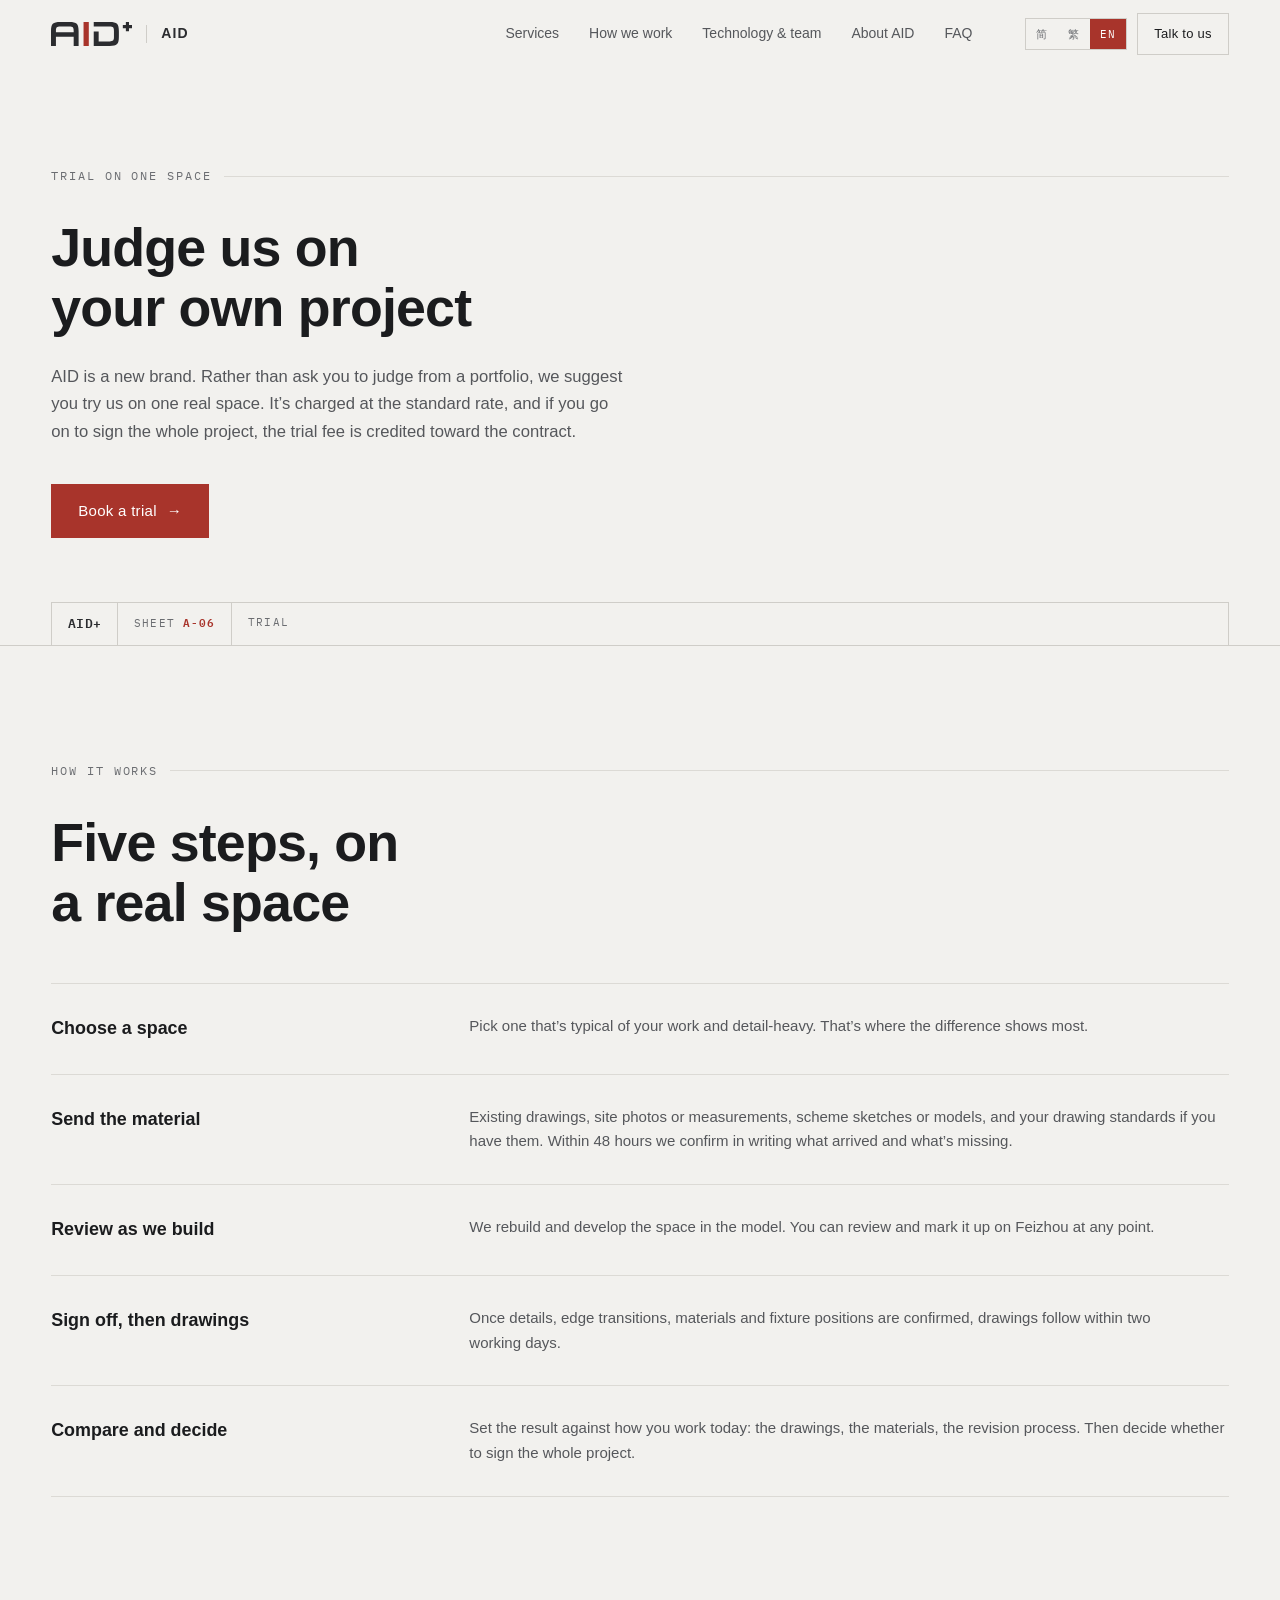
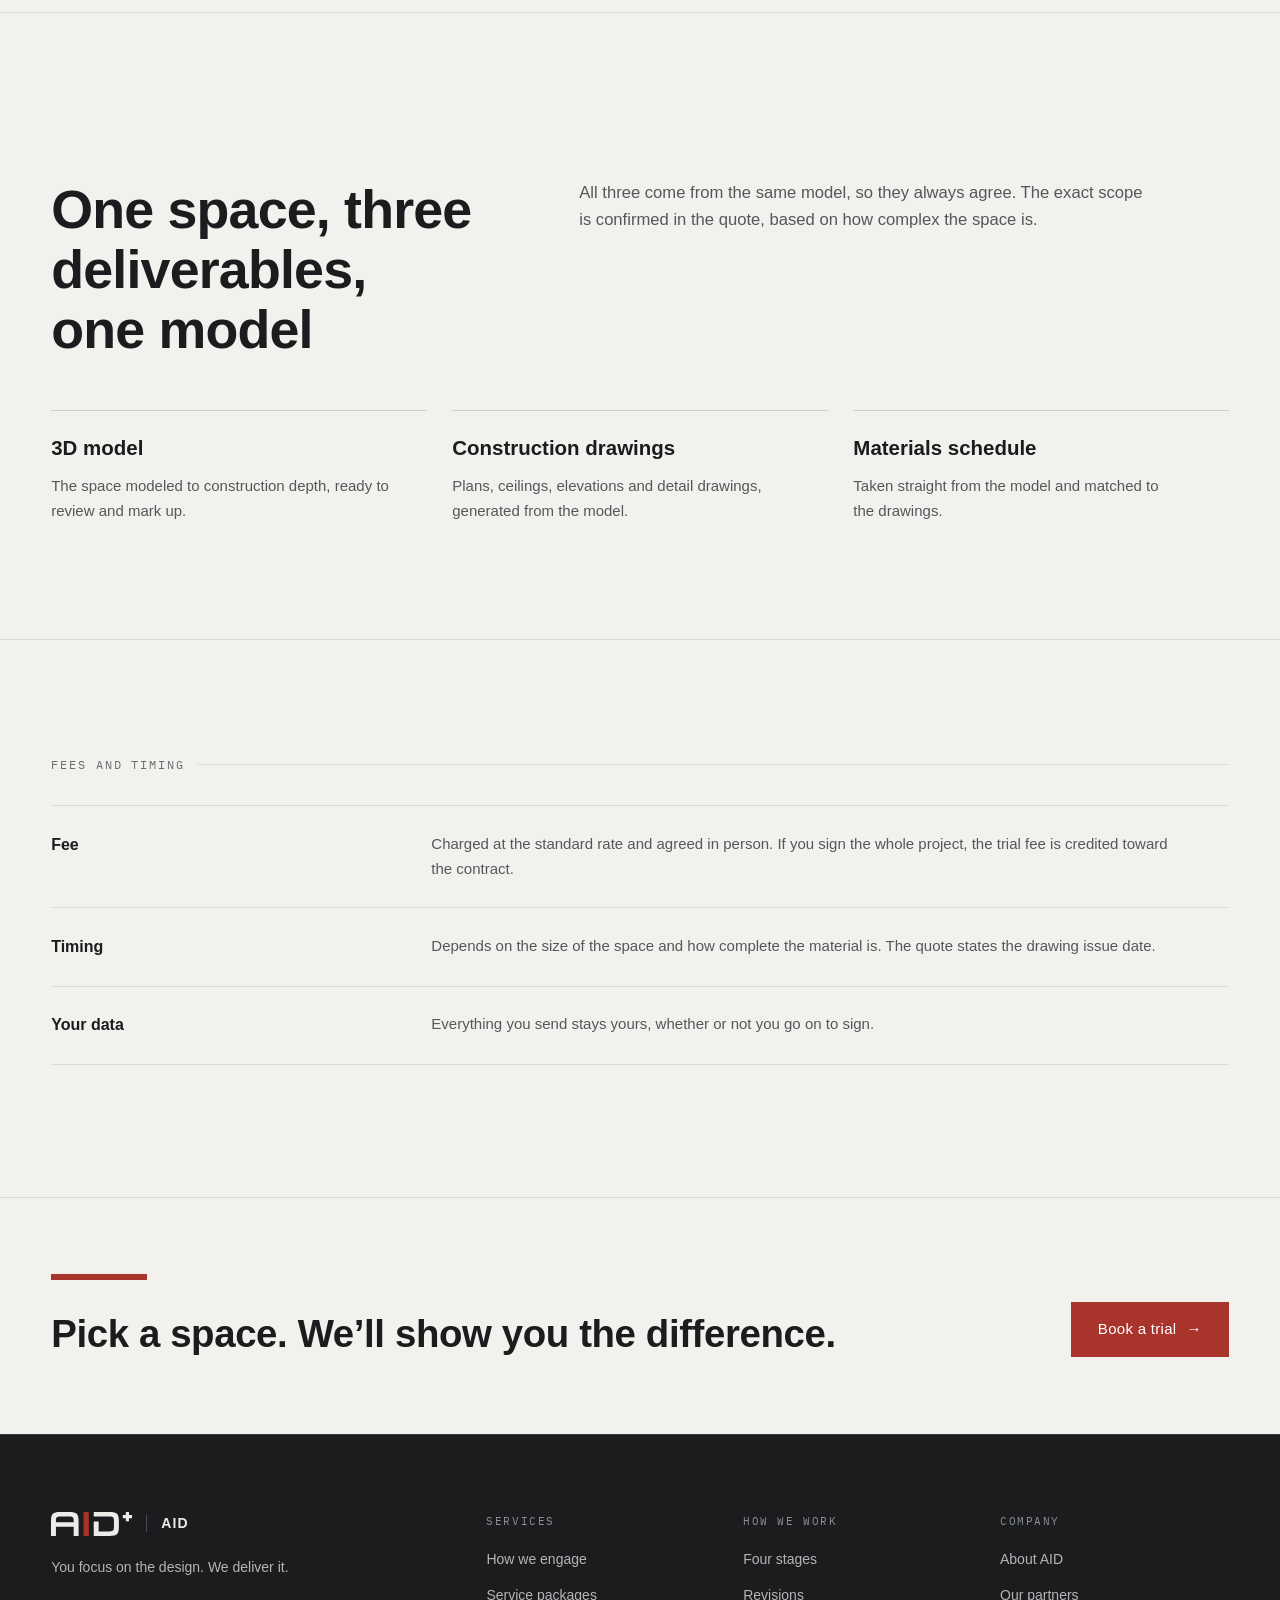
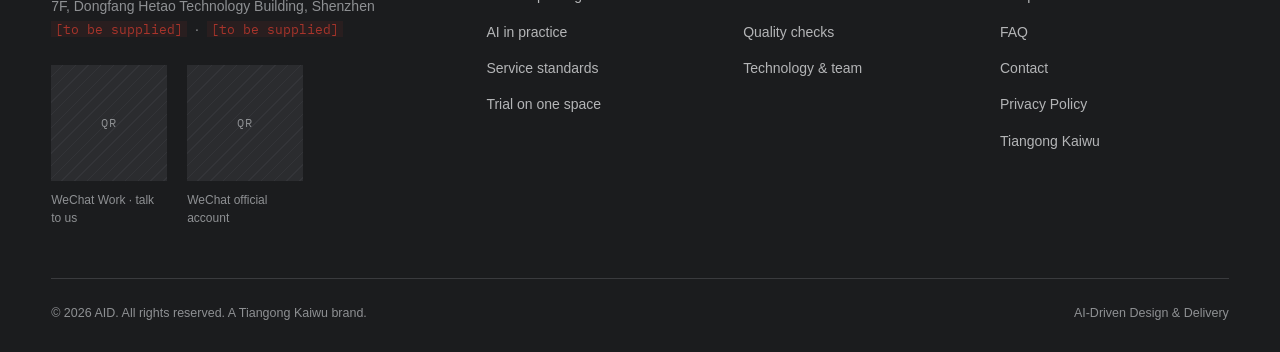
<file: trial.html>
<!DOCTYPE html>
<html lang="zh-CN" data-lang="zh" data-title-en="Trial on one space — AID" data-title-hant="試做一個空間 — AID 艾匠科技">
<head>
<meta charset="UTF-8">
<meta name="viewport" content="width=device-width, initial-scale=1">
<title>试做一个空间 — AID 艾匠科技</title>
<meta name="description" content="用您自己的项目检验 AID：选一个空间试做，按标准价收费，签整个项目时试做费从合同里抵扣。">
<meta property="og:type" content="website">
<meta property="og:site_name" content="AID 艾匠科技">
<meta property="og:locale" content="zh_CN">
<meta property="og:title" content="试做一个空间 — AID 艾匠科技">
<meta property="og:description" content="用您自己的项目检验 AID：选一个空间试做，按标准价收费，签整个项目时试做费从合同里抵扣。">
<meta property="og:url" content="https://rsm-zhl232.github.io/aid-web/trial.html">
<meta property="og:image" content="https://rsm-zhl232.github.io/aid-web/assets/img/og-cover.jpg">
<meta property="og:image:width" content="1200">
<meta property="og:image:height" content="630">
<meta name="twitter:card" content="summary_large_image">
<link rel="canonical" href="https://rsm-zhl232.github.io/aid-web/trial.html">
<link rel="alternate" hreflang="zh-CN" href="https://rsm-zhl232.github.io/aid-web/trial.html?lang=zh">
<link rel="alternate" hreflang="zh-Hant" href="https://rsm-zhl232.github.io/aid-web/trial.html?lang=hant">
<link rel="alternate" hreflang="en" href="https://rsm-zhl232.github.io/aid-web/trial.html?lang=en">
<link rel="alternate" hreflang="x-default" href="https://rsm-zhl232.github.io/aid-web/trial.html">
<meta name="theme-color" content="#1B1C1E">
<link rel="icon" href="assets/img/aid-mark.svg" type="image/svg+xml">
<link rel="icon" href="assets/img/favicon-512.png" type="image/png" sizes="512x512">
<link rel="apple-touch-icon" href="assets/img/apple-touch-icon.png">
<script>
/* Decide the language before first paint. assets/js/site.js repeats this
   logic (AID.pickLang / AID.applyLang) — if you change one, change the other. */
(function(){try{var k={zh:"zh-CN",hant:"zh-Hant",en:"en"},q=new URLSearchParams(location.search).get("lang"),
s=localStorage.getItem("aid-lang"),n=(navigator.language||"zh").toLowerCase(),
l=k[q]?q:k[s]?s:/^zh-(tw|hk|mo|hant)/.test(n)?"hant":n.indexOf("en")===0?"en":"zh",d=document.documentElement;
d.setAttribute("data-lang",l);d.setAttribute("lang",k[l]);d.classList.add("js");}catch(e){}})();
</script>
<link rel="preload" href="assets/fonts/plex-mono-400.woff2" as="font" type="font/woff2" crossorigin>
<link rel="stylesheet" href="assets/css/main.css">
</head>
<body data-header="light">
<header data-hdr></header>

<main>
  <section class="phero phero--paper">
    <div class="wrap">
      <p class="eyebrow reveal"><span data-lang="en">Trial on one space</span><span data-lang="zh">试做一个空间</span><span data-lang="hant">試做一個空間</span></p>
      <h1 class="h1 reveal" data-delay="60" style="max-width:18ch">
        <span data-lang="en">Judge us on your own project</span>
        <span data-lang="zh">用您自己的项目，检验我们</span><span data-lang="hant">用您自己的項目，檢驗我們</span>
      </h1>
      <p class="lede reveal" data-delay="120">
        <span data-lang="en">AID is a new brand. Rather than ask you to judge from a portfolio, we suggest you try us on one real space. It’s charged at the standard rate, and if you go on to sign the whole project, the trial fee is credited toward the contract.</span>
        <span data-lang="zh">AID 是新品牌。与其看案例，不如直接用您的项目试一个空间：按标准价收费，后面签整个项目，试做费从合同里抵扣。</span><span data-lang="hant">AID 是新品牌。與其看案例，不如直接用您的項目試一個空間：按標準價收費，後面簽整個項目，試做費從合約裡折抵。</span>
      </p>
      <div class="btn-row reveal" data-delay="160">
        <a class="btn btn--primary" href="contact.html?topic=trial"><span data-lang="en">Book a trial</span><span data-lang="zh">预约试做</span><span data-lang="hant">預約試做</span> <span class="arw">→</span></a>
      </div>
      <div class="sheetbar reveal" aria-hidden="true"><span class="sheetbar__logo">AID+</span><span>SHEET <b>A-06</b></span><span>TRIAL</span></div>
    </div>
  </section>

  <!-- ============ HOW ============ -->
  <section class="section" id="how">
    <div class="wrap">
      <p class="eyebrow reveal"><span data-lang="en">How it works</span><span data-lang="zh">怎么试</span><span data-lang="hant">怎麼試</span></p>
      <h2 class="h1 reveal" style="max-width:20ch">
        <span data-lang="en">Five steps, on a real space</span>
        <span data-lang="zh">五步，在一个真实空间上走一遍</span><span data-lang="hant">五步，在一個真實空間上走一遍</span>
      </h2>
      <ol class="steps mt-l reveal">
        <li><h3><span data-lang="en">Choose a space</span><span data-lang="zh">选一个空间</span><span data-lang="hant">選一個空間</span></h3>
          <p><span data-lang="en">Pick one that’s typical of your work and detail-heavy. That’s where the difference shows most.</span><span data-lang="zh">建议选一个有代表性、做法比较复杂的空间，最能看出差别。</span><span data-lang="hant">建議選一個有代表性、做法比較複雜的空間，最能看出差別。</span></p></li>
        <li><h3><span data-lang="en">Send the material</span><span data-lang="zh">提供资料</span><span data-lang="hant">提供資料</span></h3>
          <p><span data-lang="en">Existing drawings, site photos or measurements, scheme sketches or models, and your drawing standards if you have them. Within 48 hours we confirm in writing what arrived and what’s missing.</span><span data-lang="zh">该空间的原始图纸、现场照片或实测、方案草图或模型，以及您的出图标准（如有）。资料到了 48 小时内，我们书面反馈收到什么、还缺什么。</span><span data-lang="hant">該空間的原始圖紙、現場照片或實測、方案草圖或模型，以及您的出圖標準（如有）。資料到了 48 小時內，我們書面回覆收到什麼、還缺什麼。</span></p></li>
        <li><h3><span data-lang="en">Review as we build</span><span data-lang="zh">边做边看</span><span data-lang="hant">邊做邊看</span></h3>
          <p><span data-lang="en">We rebuild and develop the space in the model. You can review and mark it up on Feizhou at any point.</span><span data-lang="zh">我们在模型里还原和深化，过程中您随时在飞舟上看、批注。</span><span data-lang="hant">我們在模型裡還原和深化，過程中您隨時在飛舟上看、批註。</span></p></li>
        <li><h3><span data-lang="en">Sign off, then drawings</span><span data-lang="zh">确认后出图</span><span data-lang="hant">確認後出圖</span></h3>
          <p><span data-lang="en">Once details, edge transitions, materials and fixture positions are confirmed, drawings follow within two working days.</span><span data-lang="zh">节点、收口、物料、点位确认后，2 个工作日出图。</span><span data-lang="hant">節點、收邊、物料、點位確認後，2 個工作日出圖。</span></p></li>
        <li><h3><span data-lang="en">Compare and decide</span><span data-lang="zh">对照复盘</span><span data-lang="hant">對照檢討</span></h3>
          <p><span data-lang="en">Set the result against how you work today: the drawings, the materials, the revision process. Then decide whether to sign the whole project.</span><span data-lang="zh">对照您原来的做法，看看图纸、物料和修改过程有什么不同，再决定要不要签整个项目。</span><span data-lang="hant">對照您原來的做法，看看圖紙、物料和修改過程有什麼不同，再決定要不要簽整個項目。</span></p></li>
      </ol>
    </div>
  </section>

  <!-- ============ WHAT YOU GET ============ -->
  <section class="section section--rule" id="deliverables">
    <div class="wrap">
      <p class="eyebrow reveal"><span data-lang="en">What you get</span><span data-lang="zh">试做交付什么</span><span data-lang="hant">試做交付什麼</span></p>
      <div class="grid grid--sidecar">
        <h2 class="h1 reveal">
          <span data-lang="en">One space, three deliverables, one model</span>
          <span data-lang="zh">一个空间，三份成果，同一个模型</span><span data-lang="hant">一個空間，三份成果，同一個模型</span>
        </h2>
        <p class="lede reveal" data-delay="60">
          <span data-lang="en">All three come from the same model, so they always agree. The exact scope is confirmed in the quote, based on how complex the space is.</span>
          <span data-lang="zh">三份成果出自同一个模型，彼此对得上。具体范围按空间复杂度，在报价时写明。</span><span data-lang="hant">三份成果出自同一個模型，彼此對得上。具體範圍按空間複雜度，在報價時寫明。</span>
        </p>
      </div>
      <div class="grid grid--3 mt-l">
        <div class="card reveal"><h3 class="card__t card__t--top"><span data-lang="en">3D model</span><span data-lang="zh">三维模型</span><span data-lang="hant">三維模型</span></h3>
          <p class="card__d"><span data-lang="en">The space modeled to construction depth, ready to review and mark up.</span><span data-lang="zh">该空间的施工图深度模型，可看、可审、可批注。</span><span data-lang="hant">該空間的施工圖深度模型，可看、可審、可批註。</span></p></div>
        <div class="card reveal" data-delay="60"><h3 class="card__t card__t--top"><span data-lang="en">Construction drawings</span><span data-lang="zh">施工图</span><span data-lang="hant">施工圖</span></h3>
          <p class="card__d"><span data-lang="en">Plans, ceilings, elevations and detail drawings, generated from the model.</span><span data-lang="zh">平面、天花、立面与节点大样，由模型直接生成。</span><span data-lang="hant">平面、天花、立面與節點大樣，由模型直接生成。</span></p></div>
        <div class="card reveal" data-delay="120"><h3 class="card__t card__t--top"><span data-lang="en">Materials schedule</span><span data-lang="zh">物料表</span><span data-lang="hant">物料表</span></h3>
          <p class="card__d"><span data-lang="en">Taken straight from the model and matched to the drawings.</span><span data-lang="zh">由模型数据生成，与图纸一致。</span><span data-lang="hant">由模型數據生成，與圖紙一致。</span></p></div>
      </div>
    </div>
  </section>

  <!-- ============ TERMS ============ -->
  <section class="section" id="terms">
    <div class="wrap">
      <p class="eyebrow reveal"><span data-lang="en">Fees and timing</span><span data-lang="zh">费用与周期</span><span data-lang="hant">費用與週期</span></p>
      <dl class="deflist reveal">
        <div><dt><span data-lang="en">Fee</span><span data-lang="zh">费用</span><span data-lang="hant">費用</span></dt>
          <dd><span data-lang="en">Charged at the standard rate and agreed in person. If you sign the whole project, the trial fee is credited toward the contract.</span><span data-lang="zh">按标准价收费，具体面谈。签整个项目时，试做费从合同里抵扣。</span><span data-lang="hant">按標準價收費，具體面談。簽整個項目時，試做費從合約裡折抵。</span></dd></div>
        <div><dt><span data-lang="en">Timing</span><span data-lang="zh">周期</span><span data-lang="hant">週期</span></dt>
          <dd><span data-lang="en">Depends on the size of the space and how complete the material is. The quote states the drawing issue date.</span><span data-lang="zh">视空间大小与资料完整度而定，报价时写明出图日期。</span><span data-lang="hant">視空間大小與資料完整度而定，報價時寫明出圖日期。</span></dd></div>
        <div><dt><span data-lang="en">Your data</span><span data-lang="zh">数据</span><span data-lang="hant">數據</span></dt>
          <dd><span data-lang="en">Everything you send stays yours, whether or not you go on to sign.</span><span data-lang="zh">您提供的资料和试做成果都归您，无论之后是否签约。</span><span data-lang="hant">您提供的資料和試做成果都歸您，無論之後是否簽約。</span></dd></div>
      </dl>
    </div>
  </section>

  <section class="section section--tight cta section--rule">
    <div class="wrap cta__in">
      <div>
        <div class="bar reveal"></div>
        <h2 class="h2 reveal"><span data-lang="en">Pick a space. We’ll show you the difference.</span><span data-lang="zh">选一个空间，让差别自己说话</span><span data-lang="hant">選一個空間，讓差別自己說話</span></h2>
      </div>
      <div class="btn-row reveal" data-delay="120" style="margin-top:0">
        <a class="btn btn--primary" href="contact.html?topic=trial"><span data-lang="en">Book a trial</span><span data-lang="zh">预约试做</span><span data-lang="hant">預約試做</span> <span class="arw">→</span></a>
      </div>
    </div>
  </section>

</main>

<footer data-ftr></footer>
<script src="assets/js/site.js"></script>
</body>
</html>
</file>
<file: assets/css/main.css>
/* ==========================================================================
   AID 艾匠科技 — Design System
   Edit tokens here; everything else inherits.
   Palette from the AID brand book: 石墨灰 #2B2C2F, 砖红 #A8342B, ink #1B1C1E,
   paper #F2F1EE. Type: system CJK sans (PingFang / YaHei) + IBM Plex Mono.
   ========================================================================== */

/* ---- 0. Fonts ----------------------------------------------------------- */
/* IBM Plex Mono, served from this site (Latin only, ~15 KB a weight; OFL,
   see assets/fonts/OFL-IBM-Plex-Mono.txt). Chinese uses system fonts. */
@font-face{ font-family:"IBM Plex Mono"; font-style:normal; font-weight:400; font-display:swap;
  src:url("../fonts/plex-mono-400.woff2") format("woff2"); }
@font-face{ font-family:"IBM Plex Mono"; font-style:normal; font-weight:500; font-display:swap;
  src:url("../fonts/plex-mono-500.woff2") format("woff2"); }
@font-face{ font-family:"IBM Plex Mono"; font-style:normal; font-weight:600; font-display:swap;
  src:url("../fonts/plex-mono-600.woff2") format("woff2"); }

/* ---- 1. Tokens ---------------------------------------------------------- */
:root{
  /* Brand */
  --brand:        #A8342B;   /* 砖红 · 落地与温度 */
  --brand-deep:   #8C2A22;
  --graphite:     #2B2C2F;   /* 石墨灰 · 技术与理性 */
  --accent:       #A8342B;   /* accent text; lightened on dark surfaces */

  /* Paper surfaces (default = light) */
  --bg:           #F2F1EE;
  --bg-2:         #FAF9F6;
  --bg-3:         #E9E7E2;
  --fg:           #1B1C1E;
  --muted:        #55575B;
  --faint:        #6B6D71;
  --line:         #DCDAD5;
  --line-strong:  #CFCDC8;
  --line-soft:    #E6E4DF;

  /* Type */
  /* System CJK fonts, no web-font download: Google Fonts is blocked in mainland
     China, and a full Chinese web font is several MB. Apple → PingFang,
     Windows → Microsoft YaHei, Android → Noto Sans CJK. */
  --font-sans: -apple-system, BlinkMacSystemFont, "Segoe UI", "PingFang SC", "Hiragino Sans GB",
               "Microsoft YaHei", "Noto Sans SC", "Noto Sans CJK SC", "Source Han Sans SC",
               "Helvetica Neue", Arial, sans-serif;
  --font-mono: "IBM Plex Mono", ui-monospace, SFMono-Regular, Menlo, Consolas, monospace;

  /* Rhythm */
  --wrap:       1320px;
  --gutter:     clamp(16px, 4vw, 56px);
  --sec-y:      clamp(72px, 9vw, 144px);
  --radius:     0px;
  --radius-lg:  0px;

  /* Motion */
  --ease: cubic-bezier(.22,.61,.36,1);
}

/* Ink surface — the brand deck's cover. Put data-surface="dark" on a section. */
[data-surface="dark"]{
  --bg:        #1B1C1E;
  --bg-2:      #222326;
  --bg-3:      #2B2C2F;
  --fg:        #EDECE8;
  --muted:     #B4B5B7;
  --faint:     #8E9093;
  --line:      #3A3B3E;
  --line-strong:#4A4B4F;
  --line-soft: #2E2F32;
  --accent:    #D9A49E;
}
/* Alt paper — one step darker than the page, for alternating bands. */
[data-surface="alt"]{
  --bg:        #E9E7E2;
  --bg-2:      #F4F3EF;
  --bg-3:      #DEDBD5;
}
.section[data-surface="alt"]{ border-block:1px solid var(--line); }

/* ---- 2. Reset ----------------------------------------------------------- */
*,*::before,*::after{ box-sizing:border-box; }
html{ -webkit-text-size-adjust:100%; scroll-behavior:smooth; }
body{
  margin:0; background:var(--bg); color:var(--fg);
  font-family:var(--font-sans); font-size:16px; line-height:1.65;
  -webkit-font-smoothing:antialiased; -moz-osx-font-smoothing:grayscale;
  overflow-x:hidden;
}
img,svg,video{ display:block; max-width:100%; }
a{ color:inherit; text-decoration:none; }
button{ font:inherit; color:inherit; background:none; border:0; cursor:pointer; }
input,select,textarea{ font:inherit; color:inherit; }
h1,h2,h3,h4,p,figure{ margin:0; }
ul,ol{ margin:0; padding:0; list-style:none; }
::selection{ background:var(--brand); color:#fff; }
:focus-visible{ outline:2px solid var(--brand); outline-offset:3px; }

/* ---- 3. Language switch (简 / 繁 / EN) ------------------------------- */
/* Markup pattern:
   <span data-lang="en">Design</span><span data-lang="zh">设计</span><span data-lang="hant">設計</span>
   The hant spans are generated from the zh ones by tools/build-hant.py. */
html[data-lang="en"] [data-lang="zh"],
html[data-lang="en"] [data-lang="hant"],
html[data-lang="zh"] [data-lang="en"],
html[data-lang="zh"] [data-lang="hant"],
html[data-lang="hant"] [data-lang="en"],
html[data-lang="hant"] [data-lang="zh"]{ display:none !important; }
/* Traditional text set in the TC cut, so characters take Hong Kong / Taiwan forms. */
/* Windows: Microsoft YaHei comes before JhengHei on purpose. YaHei covers every
   Traditional character, and JhengHei's strokes (bold included) are visibly
   thinner, so switching 简 → 繁 made the whole page look lighter. Apple and
   Android use the TC cut of the same family (PingFang / Noto), so no change. */
html[data-lang="hant"]{ --font-sans: -apple-system, BlinkMacSystemFont, "Segoe UI", "PingFang TC",
  "Microsoft YaHei", "Microsoft JhengHei", "Noto Sans TC", "Noto Sans CJK TC", "Source Han Sans TC",
  "Helvetica Neue", Arial, sans-serif; }

/* ---- 4. Layout ---------------------------------------------------------- */
.wrap{ width:100%; max-width:var(--wrap); margin-inline:auto; padding-inline:var(--gutter); }
.section{ background:var(--bg); color:var(--fg); padding-block:var(--sec-y); position:relative; }
.section--tight{ padding-block:clamp(48px,6vw,88px); }

.grid{ display:grid; gap:clamp(16px,2vw,28px); }
.grid--2{ grid-template-columns:repeat(2,minmax(0,1fr)); }
.grid--3{ grid-template-columns:repeat(3,minmax(0,1fr)); }
.grid--4{ grid-template-columns:repeat(4,minmax(0,1fr)); }
.grid--sidecar{ grid-template-columns:minmax(0,5fr) minmax(0,7fr); gap:clamp(28px,5vw,80px); }
@media (max-width:900px){
  .grid--2,.grid--3,.grid--4,.grid--sidecar{ grid-template-columns:1fr; }
}
@media (min-width:901px) and (max-width:1180px){
  .grid--4{ grid-template-columns:repeat(2,minmax(0,1fr)); }
}

/* ---- 5. Type ------------------------------------------------------------ */
.eyebrow{
  font-family:var(--font-mono); font-size:12px; letter-spacing:.16em;
  text-transform:uppercase; color:var(--faint);
  display:flex; align-items:center; gap:12px; margin-bottom:clamp(20px,2.4vw,32px);
}
.eyebrow::after{ content:""; flex:1; height:1px; background:var(--line); }
.eyebrow .num{ color:var(--accent); }

.display{
  font-size:clamp(40px,7vw,96px); line-height:1.05;
  letter-spacing:-.02em; font-weight:700; text-wrap:balance;
}
.h1{ font-size:clamp(30px,4.2vw,58px); line-height:1.12; letter-spacing:-.015em; font-weight:700; text-wrap:balance; }
.h2{ font-size:clamp(24px,3vw,40px); line-height:1.2; letter-spacing:-.01em; font-weight:700; text-wrap:balance; }
.h3{ font-size:clamp(18px,1.5vw,22px); line-height:1.35; font-weight:700; }
.h-sub{ font-size:clamp(17px,1.6vw,24px); line-height:1.5; font-weight:400;
  color:var(--fg); max-width:40ch; margin-top:clamp(16px,1.6vw,24px); }
.lede{ font-size:clamp(16px,1.3vw,20px); line-height:1.65; color:var(--muted); max-width:62ch; }
.body{ color:var(--muted); max-width:66ch; }
.small{ font-size:14px; color:var(--muted); }
.mono{ font-family:var(--font-mono); font-size:12px; letter-spacing:.08em; text-transform:uppercase; }
.accent{ color:var(--accent); }
/* The red rule from the brand deck: a short bar above a statement. */
.bar{ width:96px; height:6px; background:var(--brand); margin-bottom:clamp(20px,2.4vw,32px); }

/* ---- 6. Buttons --------------------------------------------------------- */
.btn{
  display:inline-flex; align-items:center; gap:10px;
  padding:14px 26px; border-radius:var(--radius);
  font-size:15px; font-weight:500; letter-spacing:.02em;
  border:1px solid transparent; transition:.25s var(--ease);
  white-space:nowrap;
}
.btn .arw{ transition:transform .25s var(--ease); }
.btn:hover .arw{ transform:translateX(4px); }
.btn--primary{ background:var(--brand); color:#fff; }
.btn--primary:hover{ background:var(--brand-deep); }
.btn--ghost{ border-color:var(--line-strong); color:var(--fg); }
.btn--ghost:hover{ border-color:var(--fg); }
.btn--sm{ padding:9px 16px; font-size:13px; }
.btn-row{ display:flex; flex-wrap:wrap; gap:12px; margin-top:clamp(28px,3vw,40px); }
.link{ color:var(--accent); border-bottom:1px solid color-mix(in srgb, var(--accent) 40%, transparent);
  transition:border-color .2s var(--ease); }
.link:hover{ border-bottom-color:var(--accent); }

/* ---- 7. Header ---------------------------------------------------------- */
/* Every page opens on an ink hero, so the header is set in ink colours. */
.hdr{
  position:fixed; inset:0 0 auto 0; z-index:100; color:#EDECE8;
  border-bottom:1px solid transparent; transition:.3s var(--ease);
}
/* Frosted glass once the page scrolls: a translucent tint, a strong blur and
   saturation boost so what passes underneath stays colourful but soft, a
   hairline edge and a soft shadow for thickness. */
.hdr.is-stuck{
  background:rgba(27,28,30,.62);
  backdrop-filter:blur(22px) saturate(180%);
  -webkit-backdrop-filter:blur(22px) saturate(180%);
  border-bottom-color:rgba(255,255,255,.10);
  box-shadow:inset 0 1px 0 rgba(255,255,255,.06), 0 10px 30px rgba(0,0,0,.18);
}
@supports not ((backdrop-filter:blur(1px)) or (-webkit-backdrop-filter:blur(1px))){
  .hdr.is-stuck{ background:rgba(27,28,30,.95); }
}
.hdr__in{ display:flex; align-items:center; gap:clamp(20px,3vw,48px); height:68px; }
.brand{ display:flex; align-items:center; gap:14px; flex:0 0 auto; color:#ECEBE7; }
.brand svg{ height:24px; width:auto; }
.brand__txt{ font-size:14px; font-weight:700; letter-spacing:.08em; line-height:1.25;
  padding-left:14px; border-left:1px solid #4A4B4F; }
.brand__txt small{ display:block; margin-top:3px; font-family:var(--font-mono); font-size:10px;
  letter-spacing:.14em; color:#8E9093; font-weight:400; text-transform:uppercase; }
html[data-lang="zh"] .brand__txt small,
html[data-lang="hant"] .brand__txt small{ font-family:var(--font-sans); font-size:11px; letter-spacing:.12em; }
@media (max-width:420px){ .brand__txt{ display:none; } }

.nav{ display:flex; align-items:center; gap:2px; margin-left:auto; }
.nav a{ position:relative; padding:9px 14px; font-size:14px; color:#B4B5B7; white-space:nowrap; transition:color .2s var(--ease); }
/* Between the burger breakpoint and a wide screen, five English nav labels
   plus the language switch don't fit beside the brand's subtitle line. */
@media (min-width:1181px) and (max-width:1360px){ .brand__txt small{ display:none; } }
.nav a:hover,.nav a[aria-current="page"]{ color:#EDECE8; }
.nav a[aria-current="page"]::after{
  content:""; position:absolute; left:14px; right:14px; bottom:2px; height:2px; background:var(--brand);
}
.hdr__act{ display:flex; align-items:center; gap:10px; flex:0 0 auto; }

.lang{ display:flex; border:1px solid #4A4B4F; overflow:hidden; }
.lang button{ padding:6px 10px; font-family:var(--font-mono); font-size:11px; letter-spacing:.1em; color:#8E9093; transition:.2s var(--ease); }
.lang button[aria-pressed="true"]{ background:var(--brand); color:#fff; }
.hdr .btn--ghost{ border-color:#4A4B4F; color:#EDECE8; }
.hdr .btn--ghost:hover{ border-color:#EDECE8; }

.burger{ display:none; width:44px; height:44px; align-items:center; justify-content:center; }
.burger span{ display:block; width:20px; height:1.5px; background:#EDECE8; position:relative; transition:.25s var(--ease); }
.burger span::before,.burger span::after{
  content:""; position:absolute; left:0; width:20px; height:1.5px; background:#EDECE8; transition:.25s var(--ease);
}
.burger span::before{ top:-6px; } .burger span::after{ top:6px; }
.burger[aria-expanded="true"] span{ background:transparent; }
.burger[aria-expanded="true"] span::before{ top:0; transform:rotate(45deg); }
.burger[aria-expanded="true"] span::after{ top:0; transform:rotate(-45deg); }

@media (max-width:1180px){
  .nav{
    position:fixed; inset:68px 0 auto 0; flex-direction:column; align-items:stretch; gap:0;
    background:rgba(27,28,30,.97); border-bottom:1px solid #3A3B3E;
    padding:8px var(--gutter) 24px; margin:0;
    transform:translateY(-8px); opacity:0; pointer-events:none; transition:.28s var(--ease);
  }
  .nav.is-open{ transform:none; opacity:1; pointer-events:auto; }
  .nav a{ padding:15px 0; border-bottom:1px solid #2E2F32; font-size:17px; }
  .nav a[aria-current="page"]::after{ display:none; }
  .burger{ display:flex; margin-left:auto; }
  .hdr__act .btn{ display:none; }
}

/* ---- 8. Hero ------------------------------------------------------------ */
/* The vertical hairline columns are the brand deck's cover background. */
.stripes{
  background:repeating-linear-gradient(90deg, #1B1C1E 0px, #1B1C1E 119px, #222326 119px, #222326 120px);
}
.hero{
  position:relative; min-height:clamp(600px,94vh,960px);
  display:flex; align-items:flex-end; padding-top:140px; padding-bottom:clamp(48px,6vw,80px);
  overflow:hidden; background-color:var(--bg); color:var(--fg);
}
.hero__in{ position:relative; z-index:1; width:100%; }
.hero__logo{ width:min(46vw,420px); color:#ECEBE7; margin-bottom:clamp(36px,5vw,64px); }
.hero__logo svg{ width:100%; height:auto; }
.hero .lede{ margin-top:clamp(20px,2.4vw,28px); }
.hero__meta{ display:grid; grid-template-columns:repeat(4,minmax(0,1fr)); gap:clamp(16px,3vw,48px);
  border-top:1px solid var(--line); margin-top:clamp(40px,5vw,64px); padding-top:24px; }
@media (max-width:760px){ .hero__meta{ grid-template-columns:repeat(2,minmax(0,1fr)); } }
.metric__n{ font-family:var(--font-mono); font-size:clamp(26px,2.8vw,38px); font-weight:500; line-height:1; color:var(--fg); }
.metric__n em{ font-style:normal; color:var(--accent); }
.metric__l{ font-size:13px; color:var(--faint); margin-top:10px; line-height:1.5; }

/* ---- 9. Inner page hero ------------------------------------------------- */
.phero{
  position:relative; overflow:hidden; background-color:var(--bg); color:var(--fg);
  padding-top:clamp(132px,15vw,196px); padding-bottom:clamp(48px,6vw,84px);
}
.phero > .wrap{ position:relative; z-index:1; }
.phero .lede{ margin-top:clamp(18px,2vw,26px); }

/* ---- 10. Cards ---------------------------------------------------------- */
.card{
  position:relative; display:flex; flex-direction:column;
  padding:clamp(24px,2.4vw,36px); border:1px solid var(--line);
  background:var(--bg-2); color:var(--fg); transition:.3s var(--ease); min-height:100%;
}
a.card:hover{ border-color:var(--fg); transform:translateY(-3px); }
.card--ink{ background:#1B1C1E; border-color:#1B1C1E; color:#EDECE8;
  --fg:#EDECE8; --muted:#B4B5B7; --faint:#8E9093; --line:#3A3B3E; --accent:#D9A49E; }
.card__ix{ font-family:var(--font-mono); font-size:12px; letter-spacing:.12em; color:var(--accent); }
.card__t{ font-size:clamp(19px,1.6vw,24px); font-weight:700; margin-top:clamp(28px,3.4vw,48px); line-height:1.3; }
.card__t--top{ margin-top:14px; }
.card__s{ font-family:var(--font-mono); font-size:12px; color:var(--faint); margin-top:8px; letter-spacing:.04em; }
.card__d{ color:var(--muted); font-size:15px; margin-top:12px; }
.card__f{ margin-top:auto; padding-top:22px; display:flex; align-items:center; gap:8px; font-size:14px; color:var(--accent); }
.tag{ display:inline-block; align-self:flex-start; padding:3px 14px; font-size:15px; font-weight:700;
  border:2px solid var(--brand); color:var(--accent); }
.tag--fill{ background:var(--brand); color:#fff; }

/* ---- 11. Lists ---------------------------------------------------------- */
.checks{ margin-top:24px; display:grid; gap:12px; }
.checks li{ display:flex; gap:12px; align-items:flex-start; font-size:15px; color:var(--muted); }
.checks li::before{ content:""; flex:0 0 auto; width:6px; height:6px; margin-top:10px; background:var(--brand); }
.checks strong{ color:var(--fg); font-weight:500; }

.deflist{ border-top:1px solid var(--line); }
.deflist > div{ display:grid; grid-template-columns:minmax(0,3fr) minmax(0,7fr);
  gap:clamp(12px,3vw,48px); padding-block:clamp(18px,2vw,26px); border-bottom:1px solid var(--line); }
@media (max-width:760px){ .deflist > div{ grid-template-columns:1fr; gap:6px; } }
.deflist dt{ font-size:16px; font-weight:700; }
.deflist dt .mono{ display:block; color:var(--accent); margin-bottom:4px; }
.deflist dd{ margin:0; color:var(--muted); font-size:15px; }

/* Ruled column list: heading over a top rule, as on the deck's naming slide. */
.ruled{ display:grid; gap:clamp(16px,2vw,28px); }
.ruled > div{ border-top:2px solid var(--fg); padding-top:clamp(16px,1.8vw,24px); }
.ruled .ruled__k{ font-family:var(--font-mono); font-size:clamp(18px,1.8vw,26px); font-weight:600; color:var(--accent); line-height:1.2; }
.ruled h3{ margin-top:10px; }
.ruled p{ color:var(--muted); font-size:15px; margin-top:8px; }

/* ---- 12. Comparison table ----------------------------------------------- */
.cmp-wrap{ overflow-x:auto; border:1px solid var(--line); background:var(--bg-2); }
.cmp{ width:100%; min-width:620px; border-collapse:collapse; }
.cmp th,.cmp td{ padding:16px clamp(14px,1.6vw,24px); text-align:left; vertical-align:top;
  border-bottom:1px solid var(--line); font-size:15px; }
.cmp tr:last-child th,.cmp tr:last-child td{ border-bottom:0; }
.cmp thead th{ font-size:15px; font-weight:700; background:var(--bg-3); white-space:nowrap; }
.cmp thead th.is-us{ background:#1B1C1E; color:#EDECE8; }
.cmp th[scope="row"]{ font-weight:500; color:var(--fg); white-space:nowrap; width:1%; }
.cmp td{ color:var(--muted); }
.cmp td.is-us{ color:var(--fg); background:color-mix(in srgb, var(--brand) 5%, var(--bg-2)); }
.cmp-note{ margin-top:14px; font-size:13px; color:var(--faint); line-height:1.6; }

/* ---- 13. Service packages ----------------------------------------------- */
.plans{ display:grid; grid-template-columns:1fr 1fr 1.12fr; gap:clamp(12px,1.6vw,20px); }
@media (max-width:920px){ .plans{ grid-template-columns:1fr; } }
.plan{ display:flex; flex-direction:column; padding:clamp(24px,2.4vw,36px); border:1px solid var(--line); background:var(--bg-2); }
.plan--ink{ background:#1B1C1E; border-color:#1B1C1E; color:#EDECE8;
  --fg:#EDECE8; --muted:#B4B5B7; --faint:#8E9093; --line:#3A3B3E; --accent:#D9A49E; }
.plan__code{ font-family:var(--font-mono); font-size:12px; letter-spacing:.14em; color:var(--faint); }
.plan__n{ font-size:clamp(22px,2vw,28px); font-weight:700; margin-top:10px; }
.plan__p{ font-size:16px; font-weight:500; margin-top:6px; }
.plan__tag{ display:inline-block; align-self:flex-start; margin-top:12px; padding:2px 10px;
  border:1px solid var(--accent); font-size:12px; color:var(--accent); }
.plan ul{ margin-top:18px; padding-top:18px; border-top:1px solid var(--line); display:grid; gap:9px; flex:1; }
.plan ul li{ font-size:14.5px; color:var(--muted); padding-left:18px; position:relative; }
.plan ul li::before{ content:"—"; position:absolute; left:0; color:var(--accent); }
.plan__fit{ margin-top:20px; padding-top:16px; border-top:1px solid var(--line); font-size:14.5px; color:var(--fg); }

/* ---- 14. Workflow stages ------------------------------------------------ */
.stages{ display:grid; grid-template-columns:repeat(4,minmax(0,1fr)); gap:clamp(12px,1.4vw,18px); }
@media (max-width:1080px){ .stages{ grid-template-columns:repeat(2,minmax(0,1fr)); } }
@media (max-width:640px){ .stages{ grid-template-columns:1fr; } }
.stage{ display:flex; flex-direction:column; gap:14px; padding:clamp(22px,2vw,30px); border:1px solid var(--line); background:var(--bg-2); }
.stage--ink{ background:#1B1C1E; border-color:#1B1C1E; color:#EDECE8;
  --fg:#EDECE8; --muted:#B4B5B7; --faint:#8E9093; --line:#3A3B3E; --accent:#D9A49E; }
.stage__v{ font-family:var(--font-mono); font-size:13px; color:var(--accent); }
.stage__t{ font-size:clamp(24px,2.2vw,32px); font-weight:700; line-height:1.2; }
.stage__b{ border-top:1px solid var(--line); padding-top:12px; }
.stage__b b{ display:block; font-size:14px; font-weight:700; color:var(--fg); }
.stage__b p{ font-size:14.5px; color:var(--muted); margin-top:4px; line-height:1.6; }
.stage__b--grow{ flex:1; }
.stage__c{ border-top:1px solid var(--line); padding-top:12px; font-size:14.5px; font-weight:700; color:var(--accent); }

/* ---- 15. Steps ---------------------------------------------------------- */
/* No 01 / 02 / 03 counters: rows are told apart by their headings and rules. */
.steps{ border-top:1px solid var(--line); }
.steps > li{ display:grid;
  grid-template-columns:minmax(0,3fr) minmax(0,6fr); gap:clamp(16px,3vw,40px);
  padding-block:clamp(20px,2.4vw,30px); border-bottom:1px solid var(--line); align-items:start; }
@media (max-width:820px){ .steps > li{ grid-template-columns:1fr; gap:6px; } }
/* Heading-only rows (no description column), e.g. the contact page questions. */
.steps--solo > li{ grid-template-columns:minmax(0,1fr); }
.steps h3{ font-size:clamp(17px,1.4vw,20px); font-weight:700; }
.steps p{ color:var(--muted); font-size:15px; }

/* ---- 16. Split (大师出 / AID 出) ---------------------------------------- */
.split{ display:grid; grid-template-columns:repeat(4,minmax(0,1fr)); border:1px solid var(--line); }
@media (max-width:760px){ .split{ grid-template-columns:repeat(2,minmax(0,1fr)); } }
.split > div{ border-right:1px solid var(--line); }
.split > div:last-child{ border-right:0; }
@media (max-width:760px){ .split > div:nth-child(2){ border-right:0; } .split > div:nth-child(-n+2){ border-bottom:1px solid var(--line); } }
.split p{ padding:clamp(18px,2vw,28px); }
.split p + p{ border-top:2px solid var(--brand); }
.split small{ display:block; font-size:13px; color:var(--faint); margin-bottom:6px; }
.split p + p small{ color:var(--accent); }
.split strong{ font-size:clamp(22px,2.4vw,34px); font-weight:700; }
.split p + p strong{ color:var(--brand); }

/* ---- 17. Org chart ------------------------------------------------------ */
.org{ display:grid; gap:12px; }
.org__row{ display:grid; gap:12px; }
.org__row--2{ grid-template-columns:repeat(3,minmax(0,1fr)); }
.org__row--4{ grid-template-columns:repeat(4,minmax(0,1fr)); }
@media (max-width:820px){ .org__row--2,.org__row--4{ grid-template-columns:1fr; } }
.org__box{ border:1px solid var(--line); background:var(--bg-2); padding:18px 22px; }
.org__box--ink{ background:#1B1C1E; border-color:#1B1C1E; color:#EDECE8; --muted:#B4B5B7; --accent:#D9A49E; }
.org__box b{ display:block; font-size:16px; }
.org__box b .mono{ color:var(--accent); margin-right:8px; }
.org__box span{ display:block; font-size:14px; color:var(--muted); margin-top:4px; }

/* ---- 17b. The "+" statement --------------------------------------------- */
/* The + from the AID+ mark, set large: AID adds to a studio, it never subtracts. */
.plus-head{ display:flex; align-items:center; gap:clamp(20px,3vw,44px); }
.plus-mark{ flex:0 0 auto; width:clamp(56px,7vw,104px); height:auto; fill:var(--brand); }
@media (max-width:600px){ .plus-head{ flex-direction:column; align-items:flex-start; } }
.ruled .ruled__k--plus{ font-size:clamp(28px,2.6vw,36px); line-height:1; color:var(--brand); }

/* ---- 17c. Partner studios ----------------------------------------------- */
/* Rendered from AID.partners in site.js; placeholder cards while it is empty. */
.partners{ display:grid; grid-template-columns:repeat(4,minmax(0,1fr)); gap:clamp(12px,1.6vw,20px); }
@media (max-width:900px){ .partners{ grid-template-columns:repeat(2,minmax(0,1fr)); } }
.partner{ margin:0; display:flex; flex-direction:column; border:1px solid var(--line); background:var(--bg-2); }
.partner__logo{ aspect-ratio:3/2; display:grid; place-items:center; padding:clamp(16px,2vw,28px);
  border-bottom:1px solid var(--line); background:var(--bg-2); }
.partner__logo img{ max-width:100%; max-height:100%; object-fit:contain; }
.partner__logo .mono{ color:var(--faint); }
.partner figcaption{ padding:clamp(14px,1.6vw,20px); }
.partner b{ display:block; font-size:16px; font-weight:700; }
.partner span.partner__m{ display:block; font-size:13.5px; color:var(--muted); margin-top:4px; }
.partner--todo .partner__logo{ background:repeating-linear-gradient(135deg, transparent 0 10px, color-mix(in srgb, var(--line) 55%, transparent) 10px 11px); }

.partner__q{ margin:12px 0 0; padding-top:12px; border-top:1px solid var(--line);
  font-size:14px; line-height:1.7; color:var(--fg); }
.partner__q::before{ content:"“"; color:var(--brand); font-weight:700; margin-right:2px; }

/* ---- 17d. People (About page team) -------------------------------------- */
.people{ display:grid; grid-template-columns:repeat(3,minmax(0,1fr)); gap:clamp(12px,1.6vw,20px); }
@media (max-width:900px){ .people{ grid-template-columns:repeat(2,minmax(0,1fr)); } }
@media (max-width:520px){ .people{ grid-template-columns:1fr; } }
.person{ margin:0; border:1px solid var(--line); background:var(--bg-2); }
.person__photo{ aspect-ratio:4/5; display:grid; place-items:center; overflow:hidden;
  border-bottom:1px solid var(--line); background:var(--bg-3); }
.person__photo img{ width:100%; height:100%; object-fit:cover; }
.person__photo .mono{ color:var(--faint); }
.person figcaption{ padding:clamp(16px,1.8vw,22px); }
.person b{ display:block; font-size:18px; font-weight:700; }
.person__role{ display:block; font-size:14px; color:var(--accent); margin-top:4px; }
.person__bio{ font-size:14.5px; color:var(--muted); margin-top:10px; }
.person--todo .person__photo,
.shot--todo{ background:repeating-linear-gradient(135deg, var(--bg-3) 0 10px, color-mix(in srgb, var(--line) 70%, var(--bg-3)) 10px 11px); }

/* ---- 17e. Image slots ----------------------------------------------------
   A framed image with a caption. Until the real picture exists, the frame
   shows a hatched placeholder with the slot's name, so the layout is final. */
.shots{ display:grid; grid-template-columns:repeat(3,minmax(0,1fr)); gap:clamp(12px,1.6vw,20px); }
.shots--2{ grid-template-columns:repeat(2,minmax(0,1fr)); }
@media (max-width:820px){ .shots,.shots--2{ grid-template-columns:1fr; } }
.shot{ margin:0; }
.shot__frame{ aspect-ratio:4/3; border:1px solid var(--line); display:grid; place-items:center;
  overflow:hidden; background:var(--bg-2); }
.shots--2 .shot__frame{ aspect-ratio:16/10; }
.shot__frame img{ width:100%; height:100%; object-fit:cover; }
.shot__frame .mono{ color:var(--faint); text-align:center; padding:0 12px; }
.shot figcaption{ margin-top:12px; }
.shot figcaption b{ display:block; font-size:16px; font-weight:700; }
.shot figcaption span{ display:block; font-size:14px; color:var(--muted); margin-top:4px; }

/* ---- 17f. FAQ ------------------------------------------------------------ */
.faq{ border-top:1px solid var(--line); }
.faq details{ border-bottom:1px solid var(--line); }
.faq summary{ list-style:none; cursor:pointer; display:flex; justify-content:space-between; gap:24px;
  align-items:baseline; padding-block:clamp(18px,2vw,26px); font-size:clamp(17px,1.5vw,20px); font-weight:700; }
.faq summary::-webkit-details-marker{ display:none; }
.faq summary::after{ content:"+"; font-family:var(--font-mono); font-size:26px; line-height:1;
  color:var(--brand); flex:0 0 auto; transition:transform .25s var(--ease); }
.faq details[open] summary::after{ transform:rotate(45deg); }
.faq summary:focus-visible{ outline-offset:-2px; }
.faq__a{ padding-bottom:clamp(20px,2.2vw,28px); max-width:68ch; color:var(--muted); font-size:16px; }
.faq__a p + p{ margin-top:10px; }

/* ---- 17g. QR codes + brochure ------------------------------------------- */
.qr{ display:flex; flex-wrap:wrap; gap:20px; margin-top:24px; }
.qr figure{ margin:0; width:116px; }
.qr img,.qr__ph{ display:grid; place-items:center; width:116px; height:116px; background:#fff; object-fit:contain; }
.qr__ph{ background:repeating-linear-gradient(135deg, #2B2C2F 0 8px, #333438 8px 9px); color:#8E9093;
  font-family:var(--font-mono); font-size:12px; letter-spacing:.14em; }
.qr figcaption{ margin-top:10px; font-size:12px; line-height:1.5; color:var(--muted); }
.ftr .qr figcaption{ color:#8E9093; }
.section .qr__ph{ background:repeating-linear-gradient(135deg, var(--bg-3) 0 8px, color-mix(in srgb, var(--line) 70%, var(--bg-3)) 8px 9px); color:var(--faint); }

.brochure{ display:grid; grid-template-columns:minmax(0,2fr) minmax(0,3fr); gap:clamp(20px,3vw,40px);
  align-items:center; border:1px solid var(--line); background:var(--bg-2); padding:clamp(18px,2vw,28px); }
@media (max-width:600px){ .brochure{ grid-template-columns:1fr; } }
.brochure__cover{ aspect-ratio:3/4; display:grid; place-items:center; background:#1B1C1E; overflow:hidden; }
.brochure__cover img{ width:100%; height:100%; object-fit:cover; }
.brochure__cover .mono{ color:#8E9093; }

/* ==========================================================================
   DRAWING-SET LANGUAGE (home page redesign)
   The site borrows its look from what AID actually produces: construction
   drawings. Paper ground, graphite hairlines, brick-red revision marks,
   a title block. Fewer boxes and colour bands; more rules and white space.
   ========================================================================== */

/* Light header, for pages that open on paper (<body data-header="light">). */
.hdr--light{ color:var(--fg); }
.hdr--light .brand{ color:var(--graphite); }
.hdr--light .brand__txt{ border-left-color:var(--line-strong); }
.hdr--light .brand__txt small{ color:var(--faint); }
.hdr--light .nav a{ color:var(--muted); }
.hdr--light .nav a:hover,.hdr--light .nav a[aria-current="page"]{ color:var(--fg); }
.hdr--light .lang{ border-color:var(--line-strong); }
.hdr--light .lang button{ color:var(--faint); }
.hdr--light .lang button[aria-pressed="true"]{ color:#fff; }
.hdr--light .btn--ghost{ border-color:var(--line-strong); color:var(--fg); }
.hdr--light .btn--ghost:hover{ border-color:var(--fg); }
.hdr--light .burger span,.hdr--light .burger span::before,.hdr--light .burger span::after{ background:var(--fg); }
.hdr--light .burger[aria-expanded="true"] span{ background:transparent; }
.hdr--light.is-stuck{ background:rgba(242,241,237,.5);
  backdrop-filter:blur(26px) saturate(190%); -webkit-backdrop-filter:blur(26px) saturate(190%); border-bottom-color:rgba(27,28,30,.10);
  box-shadow:inset 0 -1px 0 rgba(255,255,255,.55), 0 10px 30px rgba(27,28,30,.08); }
@supports not ((backdrop-filter:blur(1px)) or (-webkit-backdrop-filter:blur(1px))){
  .hdr--light.is-stuck{ background:rgba(242,241,237,.96); }
}
@media (max-width:1180px){
  .hdr--light .nav{ background:rgba(242,241,237,.97); border-bottom-color:var(--line); }
  .hdr--light .nav a{ border-bottom-color:var(--line-soft); }
}

/* Hero: text beside a drawing sheet. */
.hero2{ padding-top:clamp(112px,12vw,156px); padding-bottom:clamp(56px,7vw,104px); }
.hero2__grid{ display:grid; grid-template-columns:minmax(0,5fr) minmax(0,7fr); gap:clamp(32px,5vw,80px); align-items:center; }
@media (max-width:960px){ .hero2__grid{ grid-template-columns:1fr; } }
.hero2__kicker{ font-family:var(--font-mono); font-size:12px; letter-spacing:.12em; color:var(--faint); }
.hero2__kicker .sep{ margin:0 10px; color:var(--brand); }
.hero2__title{ margin-top:clamp(20px,2.4vw,32px); font-size:clamp(40px,5.4vw,76px); line-height:1.12;
  font-weight:600; letter-spacing:-.01em; color:var(--fg); }
html[data-lang="zh"] .hero2__title,html[data-lang="hant"] .hero2__title{ letter-spacing:.04em; line-height:1.2; }
.hero2__lede{ margin-top:clamp(20px,2.2vw,28px); font-size:clamp(16px,1.25vw,19px); line-height:1.8; color:var(--muted); max-width:34em; }

/* The sheet: a hairline border with corner ticks, like a drawing frame. */
.sheet{ position:relative; margin:0; padding:clamp(10px,1.4vw,18px); border:1px solid var(--line-strong); background:var(--bg-2); }
.sheet::before,.sheet::after{ content:""; position:absolute; width:14px; height:14px; border:0 solid var(--graphite); }
.sheet::before{ left:-1px; top:-1px; border-left-width:2px; border-top-width:2px; }
.sheet::after{ right:-1px; bottom:-1px; border-right-width:2px; border-bottom-width:2px; }
.plan{ width:100%; height:auto; display:block; }
.plan .dw-axis{ stroke:#A9A7A2; stroke-width:.8; stroke-dasharray:14 4 2 4; }
.plan .dw-bub{ fill:var(--bg-2); stroke:#8E9093; stroke-width:1; }
.plan .dw-thin{ fill:none; stroke:#6B6D71; stroke-width:.9; }
.plan .dw-dash{ stroke-dasharray:4 4; }
.plan .dw-tick{ stroke:var(--graphite); stroke-width:1.4; }
.plan .dw-line{ fill:none; stroke:var(--graphite); stroke-width:1.4; }
.plan .dw-wall{ fill:var(--graphite); }
.plan .dw-red{ fill:none; stroke:var(--brand); stroke-width:1.6; }
.plan .dw-plus{ fill:var(--brand); }
.plan .dw-t{ font-family:var(--font-mono); font-size:13px; fill:#55575B; }
.plan .dw-t--c{ text-anchor:middle; }
.plan .dw-t--s{ font-size:10px; letter-spacing:.08em; }
.plan .dw-t--b{ font-size:22px; font-weight:600; fill:var(--graphite); }
.plan .dw-t--red{ fill:var(--brand); }
/* Layers appear in drafting order: grid, walls, fittings, dimensions, then the red mark. */
.plan__g{ opacity:0; animation:planIn .9s var(--ease) forwards; }
.plan__axes{ animation-delay:.15s; } .plan__walls{ animation-delay:.45s; } .plan__furn{ animation-delay:.8s; }
.plan__dims{ animation-delay:1.1s; } .plan__tb{ animation-delay:1.3s; } .plan__red{ animation-delay:1.7s; }
@keyframes planIn{ from{ opacity:0; transform:translateY(4px); } to{ opacity:1; transform:none; } }
@media (prefers-reduced-motion:reduce){ .plan__g{ opacity:1; animation:none; } }

/* Inner-page header on paper, closed by a title-block strip ("sheet bar"):
   every page reads as one sheet of the set — A-01 services, A-02 process … */
.phero--paper{ background:var(--bg); color:var(--fg); padding-top:clamp(120px,13vw,172px); padding-bottom:0; }
.phero--paper .h1,.phero--paper .display{ font-weight:600; }
.sheetbar{ margin-top:clamp(40px,5vw,72px); display:grid; grid-template-columns:auto auto minmax(0,1fr);
  border:1px solid var(--line-strong); border-bottom:0; font-family:var(--font-mono); font-size:11px;
  letter-spacing:.1em; color:var(--faint); }
.sheetbar > span{ padding:10px 16px; border-right:1px solid var(--line-strong); white-space:nowrap; }
.sheetbar > span:last-child{ border-right:0; }
.sheetbar b{ color:var(--brand); font-weight:600; }
.sheetbar__logo{ color:var(--graphite); font-weight:600; font-size:13px; letter-spacing:.02em; }
@media (max-width:560px){ .sheetbar{ grid-template-columns:auto minmax(0,1fr); } .sheetbar > span:nth-child(n+3){ display:none; } .sheetbar > span:nth-child(2){ border-right:0; } }
.phero--paper + .section{ border-top:1px solid var(--line-strong); }

/* Sections on paper are divided by a hairline, never by a colour change. */
main > .section + .section:not([data-surface]){ border-top:1px solid var(--line); }

/* Cards become ruled entries: no box, no fill, a rule on top. The few real
   "grids" (packages, stages, org chart, image tiles) keep their frames. */
.card{ background:transparent; border:0; border-top:1px solid var(--line-strong);
  padding:clamp(18px,2vw,24px) 0 0; min-height:0; }
a.card:hover{ transform:none; border-top-color:var(--brand); }
.card--ink{ background:transparent; border:0; border-top:2px solid var(--brand); color:var(--fg);
  --fg:#1B1C1E; --muted:#55575B; --faint:#6B6D71; --line:#DCDAD5; --accent:#A8342B; }
[data-surface="dark"] .card{ border-top-color:#4A4B4F; }
.card__ix{ font-size:12px; }

/* A section separated by a hairline instead of a colour band. */
.section--rule{ border-top:1px solid var(--line); }
.section--rule + .section--rule{ border-top:1px solid var(--line); }

/* Role diagram: stages across, AID's role as bars under them. */
.roles{ border-top:2px solid var(--fg); }
.roles__head,.roles__row{ display:grid; grid-template-columns:repeat(4,minmax(0,1fr)); gap:0; }
.roles__head > span{ padding:14px 16px 16px 0; border-right:1px solid var(--line); }
.roles__head > span + span{ padding-left:16px; }
.roles__head > span:last-child{ border-right:0; }
.roles__head b{ display:block; font-family:var(--font-mono); font-size:clamp(20px,1.8vw,26px); font-weight:500; color:var(--fg); }
.roles__head b + span,.roles__head span span{ font-size:14px; color:var(--muted); }
.roles__row{ border-top:1px solid var(--line); padding-block:12px; }
.roles__bar{ display:flex; flex-direction:column; gap:6px; padding:16px 18px; background:var(--graphite); color:#EDECE8; }
.roles__bar b{ font-size:15px; }
.roles__bar > span{ font-size:14px; color:#B4B5B7; }
.roles__bar--assist{ background:transparent; color:var(--fg); border:1.5px solid var(--brand); }
.roles__bar--assist > span{ color:var(--muted); }
.roles__bar:not(.roles__bar--assist){ border-left:4px solid var(--brand); }
@media (max-width:760px){
  .roles__head{ display:none; }
  .roles__row{ grid-template-columns:1fr; }
  .roles__bar{ grid-column:1 / -1 !important; }
}

/* Commitments: a two-column ruled list, no cards. */
.plist{ display:grid; grid-template-columns:repeat(2,minmax(0,1fr)); column-gap:clamp(32px,5vw,80px);
  border-top:1px solid var(--line); }
@media (max-width:760px){ .plist{ grid-template-columns:1fr; } }
.plist li{ display:flex; flex-direction:column; padding-block:clamp(16px,1.8vw,22px); border-bottom:1px solid var(--line); }
.plist b{ font-size:17px; font-weight:700; }
.plist li > span{ font-size:14.5px; color:var(--muted); margin-top:4px; }

/* Index of the rest of the site. */
.idx__label{ font-family:var(--font-mono); font-size:12px; letter-spacing:.12em; color:var(--faint); text-transform:uppercase; }
html[data-lang="zh"] .idx__label,html[data-lang="hant"] .idx__label{ font-family:var(--font-sans); letter-spacing:.08em; font-size:13px; }
.idx{ margin-top:clamp(16px,2vw,24px); border-top:1px solid var(--fg); }
.idx a{ display:grid; grid-template-columns:minmax(0,5fr) minmax(0,6fr) 32px; gap:16px; align-items:baseline;
  padding-block:clamp(18px,2.2vw,28px); border-bottom:1px solid var(--line); transition:color .2s var(--ease); }
.idx__t{ font-size:clamp(20px,2vw,28px); font-weight:600; }
.idx__d{ font-size:14.5px; color:var(--muted); }
.idx .arw{ justify-self:end; color:var(--faint); transition:transform .25s var(--ease), color .2s var(--ease); }
.idx a:hover .idx__t{ color:var(--brand); }
.idx a:hover .arw{ color:var(--brand); transform:translateX(4px); }
@media (max-width:700px){ .idx a{ grid-template-columns:minmax(0,1fr) 24px; } .idx__d{ grid-column:1; grid-row:2; } .idx .arw{ grid-row:1 / span 2; } }

/* Closing call to action, on paper. */
.cta2{ border-top:1px solid var(--line); }
.cta2__in{ display:grid; grid-template-columns:minmax(0,6fr) minmax(0,5fr); gap:clamp(28px,5vw,80px); align-items:end; }
@media (max-width:860px){ .cta2__in{ grid-template-columns:1fr; } }

/* The creed (About page): set as type on paper, not as a dark slide of cards. */
.creed{ font-size:clamp(28px,3.8vw,52px); line-height:1.35; font-weight:500; letter-spacing:.01em; color:var(--fg); max-width:22em; }
html[data-lang="zh"] .creed,html[data-lang="hant"] .creed{ letter-spacing:.06em; line-height:1.5; }
.creed__note{ margin-top:clamp(28px,3vw,40px); padding-left:20px; border-left:2px solid var(--brand);
  font-size:clamp(16px,1.3vw,19px); line-height:1.8; color:var(--fg); max-width:40em; }

/* Cards that no longer open with an index: the title leads. */
.card > .card__t--top:first-child{ margin-top:0; }

/* ==========================================================================
   MOTION — restrained, scroll-led, Apple-like. Everything here switches off
   for visitors who ask their system for reduced motion.
   ========================================================================== */

/* Page-to-page crossfade (cross-document View Transitions; browsers without
   support just navigate normally). The header keeps still between pages. */
@view-transition{ navigation:auto; }
::view-transition-old(root),::view-transition-new(root){ animation-duration:.38s; animation-timing-function:cubic-bezier(.22,.61,.36,1); }
header[data-hdr]{ view-transition-name:site-header; }
@media (prefers-reduced-motion:reduce){ @view-transition{ navigation:none; } }

/* Hero drawing drawn line by line (site.js initDraw). Hidden until the
   script takes over, so it never flashes complete first. */
.plan--draw .plan__g{ animation:none; opacity:1; }
.js .plan--draw .plan__g{ opacity:0; }
@media (prefers-reduced-motion:reduce){ .js .plan--draw .plan__g{ opacity:1; } }

/* Scroll story: the sheet stays put while four steps scroll past, and the
   drawing gains a layer per stage (site.js initStory). */
.story{ display:grid; grid-template-columns:minmax(0,5fr) minmax(0,7fr); gap:clamp(32px,5vw,80px); }
.story__step{ min-height:72vh; display:flex; flex-direction:column; justify-content:center;
  opacity:.25; transition:opacity .45s var(--ease); }
.story__step:first-child{ min-height:56vh; justify-content:flex-start; padding-top:8vh; }
.story__step:last-child{ min-height:64vh; }
.story__step.is-active{ opacity:1; }
.story__v{ font-family:var(--font-mono); font-size:clamp(44px,5.4vw,76px); font-weight:500; line-height:1; color:var(--fg); }
.story__tag{ margin-top:18px; }
.story__t{ margin-top:16px; font-size:clamp(22px,2.2vw,30px); font-weight:600; line-height:1.3; }
.story__d{ margin-top:12px; font-size:16px; line-height:1.8; color:var(--muted); max-width:30em; }
.story__stage{ position:relative; }
.story__pin{ position:sticky; top:calc(68px + clamp(24px,6vh,72px)); }

/* Story layers. s1 walls/openings · s1z room zoning · s2 layout, ceiling,
   floor · s3 dimensions, codes, details, title block · s4 the change.
   Each stage: its own layer is drawn in brick red (and drawn on by
   site.js), earlier layers drop back to a pale grey, later ones are hidden.
   With no stage set (no JS), everything shows in normal ink. */
.plan--story .sx{ transition:opacity .6s var(--ease); }
.plan--story .sx *{ transition:stroke .6s var(--ease), fill .6s var(--ease), stroke-width .6s var(--ease); }
.plan--story .s1z{ opacity:0; }
.plan--story[data-at="1"] .s1z{ opacity:1; }
.plan--story[data-at="1"] :is(.s2,.s3,.s4),
.plan--story[data-at="2"] :is(.s3,.s4),
.plan--story[data-at="3"] .s4{ opacity:0; }
.plan--story[data-at="2"] .s1,
.plan--story[data-at="3"] :is(.s1,.s2),
.plan--story[data-at="4"] :is(.s1,.s2,.s3){ opacity:.28; }
.plan--story[data-at="2"] .s2 :is(.dw-line,.dw-thin,.dw-mat),
.plan--story[data-at="3"] .s3 :is(.dw-line,.dw-thin,.dw-tick,.dw-bub,.dw-tag){ stroke:var(--brand); stroke-width:2; }
.plan--story[data-at="3"] .s3 .dw-t{ fill:var(--brand); }
.plan--story[data-at="2"] .s2 .dw-mat{ stroke-width:1; }
.plan .dw-mat{ fill:none; stroke:#C9C6BF; stroke-width:.7; }
.plan .dw-zone{ fill:color-mix(in srgb, var(--brand) 12%, transparent); stroke:var(--brand); stroke-width:1.6; stroke-dasharray:8 6; }
.plan .dw-zt{ font-family:var(--font-sans); font-size:26px; font-weight:700; letter-spacing:.08em; fill:var(--brand); text-anchor:middle; }
.plan .dw-tag{ fill:var(--bg-2); stroke:var(--graphite); stroke-width:1; }
.plan .dw-stage{ font-family:var(--font-mono); font-size:76px; font-weight:600; fill:var(--brand); }
.story__cap{ margin-top:14px; min-height:3.2em; }
.story__cap p{ display:none; font-size:14.5px; line-height:1.6; color:var(--fg); padding-left:14px; border-left:3px solid var(--brand); }
.story__cap p.is-active{ display:block; animation:capIn .45s var(--ease); }
@keyframes capIn{ from{ opacity:0; transform:translateY(4px); } to{ opacity:1; transform:none; } }
@media (max-width:960px){
  .story{ grid-template-columns:1fr; gap:0; }
  .story__stage{ order:-1; position:sticky; top:68px; z-index:2; background:var(--bg); padding-block:10px; }
  .story__pin{ position:static; max-width:520px; }
  .story__cap{ min-height:2.6em; margin-top:8px; }
  .story__step,.story__step:first-child,.story__step:last-child{ min-height:58vh; padding-top:0; justify-content:center; }
}
@media (prefers-reduced-motion:reduce){ .story__step{ opacity:1; } .plan--story .sx,.plan--story .sx *{ transition:none; } .story__cap p.is-active{ animation:none; } }

/* Words light up as the paragraph scrolls through (site.js initScrub). */
.is-scrub{ color:var(--fg); }
.is-scrub .w{ opacity:.2; transition:opacity .3s var(--ease); }
.is-scrub .w.on{ opacity:1; }

/* Glass sub-nav on inner pages: slides out from under the header once the
   page title has scrolled away (site.js renderSubnav). */
.subnav{ position:fixed; top:68px; left:0; right:0; z-index:99;
  background:rgba(242,241,237,.55); backdrop-filter:blur(26px) saturate(190%); -webkit-backdrop-filter:blur(26px) saturate(190%);
  border-bottom:1px solid rgba(27,28,30,.10); box-shadow:0 10px 30px rgba(27,28,30,.06);
  transform:translateY(-100%); opacity:0; pointer-events:none; transition:transform .4s var(--ease), opacity .3s var(--ease); }
.subnav.is-on{ transform:none; opacity:1; pointer-events:auto; }
.subnav__in{ display:flex; align-items:center; justify-content:space-between; gap:16px; height:52px; }
.subnav__t{ font-size:15px; font-weight:600; color:var(--fg); white-space:nowrap; overflow:hidden; text-overflow:ellipsis; }
.subnav__t small{ font-family:var(--font-mono); font-size:11px; font-weight:400; letter-spacing:.1em; color:var(--faint); margin-left:12px; }
.subnav .btn{ padding:8px 16px; font-size:13px; }
@supports not ((backdrop-filter:blur(1px)) or (-webkit-backdrop-filter:blur(1px))){ .subnav{ background:rgba(242,241,237,.96); } }
/* Home: the sub-nav carries a table of contents; the section being read is
   underlined in brick red. Hidden on narrow screens, where only the name
   and the button fit. */
.subnav__toc{ display:flex; align-items:center; gap:2px; margin-left:auto; margin-right:clamp(12px,2vw,28px); }
.subnav__toc a{ position:relative; padding:6px 12px; font-size:14px; color:var(--muted); white-space:nowrap;
  transition:color .2s var(--ease); }
.subnav__toc a:hover{ color:var(--fg); }
.subnav__toc a[aria-current="true"]{ color:var(--fg); }
.subnav__toc a[aria-current="true"]::after{ content:""; position:absolute; left:12px; right:12px; bottom:-1px;
  height:2px; background:var(--brand); }
@media (max-width:760px){ .subnav__toc{ display:none; } }

/* While the sub-nav is out, sticky things sit below it, not under it. */
.subnav-on .story__pin{ top:calc(120px + clamp(16px,4vh,48px)); }
@media (max-width:960px){ .subnav-on .story__stage{ top:120px; } }
.story__pin,.story__stage{ transition:top .4s var(--ease); }

/* In-page anchors land below the header and the sub-nav. */
section[id]{ scroll-margin-top:132px; }

/* ---- 18. CTA band ------------------------------------------------------- */
.cta{ position:relative; overflow:hidden; }
.cta__in{ position:relative; z-index:1; display:flex; flex-wrap:wrap; gap:32px;
  align-items:flex-end; justify-content:space-between; }

/* ---- 19. Footer --------------------------------------------------------- */
.ftr{ background:#1B1C1E; color:#EDECE8; border-top:1px solid #3A3B3E; padding-block:clamp(48px,6vw,80px) 28px; }
.ftr .small{ color:#B4B5B7; }
.ftr__top{ display:grid; grid-template-columns:minmax(0,4fr) minmax(0,8fr);
  gap:clamp(32px,5vw,72px); padding-bottom:clamp(36px,4vw,56px); }
@media (max-width:860px){ .ftr__top{ grid-template-columns:1fr; } }
.ftr__cols{ display:grid; grid-template-columns:repeat(3,minmax(0,1fr)); gap:28px; }
@media (max-width:600px){ .ftr__cols{ grid-template-columns:repeat(2,minmax(0,1fr)); } }
.ftr h4{ font-family:var(--font-mono); font-size:11px; letter-spacing:.14em;
  text-transform:uppercase; color:#8E9093; margin-bottom:16px; font-weight:400; }
.ftr li{ margin-bottom:10px; }
.ftr li a{ font-size:14px; color:#B4B5B7; transition:color .2s var(--ease); }
.ftr li a:hover{ color:#EDECE8; }
.ftr__btm{ border-top:1px solid #3A3B3E; padding-top:24px;
  display:flex; flex-wrap:wrap; gap:16px; justify-content:space-between;
  font-size:12.5px; color:#8E9093; }

/* ---- 20. Forms ---------------------------------------------------------- */
.field{ display:grid; gap:8px; }
.field label{ font-size:13px; color:var(--muted); }
.field input,.field select,.field textarea{
  width:100%; padding:13px 14px; background:var(--bg-2);
  border:1px solid var(--line-strong); border-radius:var(--radius); transition:.2s var(--ease);
}
.field input:focus,.field select:focus,.field textarea:focus{ border-color:var(--fg); outline:none; }
.field textarea{ min-height:140px; resize:vertical; }
.field small{ font-size:12.5px; color:var(--faint); }

/* Placeholder copy still to be supplied — visible on purpose. */
.todo{ background:color-mix(in srgb, var(--brand) 10%, transparent); color:var(--accent);
  padding:0 4px; font-family:var(--font-mono); font-size:.9em; }

/* ---- 21. Reveal --------------------------------------------------------- */
.reveal{ opacity:0; transform:translateY(18px); transition:opacity .7s var(--ease), transform .7s var(--ease); }
.reveal.is-in{ opacity:1; transform:none; }
@media (prefers-reduced-motion:reduce){
  .reveal{ opacity:1; transform:none; transition:none; }
  *{ animation-duration:.01ms !important; transition-duration:.01ms !important; }
  html{ scroll-behavior:auto; }
}

/* ---- 22. Utilities ------------------------------------------------------ */
.mt-s{ margin-top:12px; } .mt-m{ margin-top:24px; } .mt-l{ margin-top:clamp(32px,4vw,56px); }
.sr-only{ position:absolute; width:1px; height:1px; padding:0; margin:-1px; overflow:hidden;
  clip:rect(0 0 0 0); white-space:nowrap; border:0; }

/* ---- 23. Pre-hydration guard -------------------------------------------- */
header[data-hdr]{ position:fixed; inset:0 0 auto 0; z-index:100; height:68px; }
footer[data-ftr]{ background:#1B1C1E; min-height:200px; }

/* ---- 24. CJK typography tuning ------------------------------------------ */
/* Chinese: keep closing punctuation off the start of a line (避头尾). All
   languages: no single orphaned word / character on a paragraph's last line. */
html[data-lang="zh"] body,html[data-lang="hant"] body{ line-break:strict; }
p,dd,li,figcaption{ text-wrap:pretty; }
html[data-lang="zh"] .eyebrow,
html[data-lang="hant"] .eyebrow{ font-size:13px; letter-spacing:.08em; }
html[data-lang="zh"] .display,
html[data-lang="hant"] .display{ letter-spacing:.02em; line-height:1.15; }
html[data-lang="zh"] .h1,
html[data-lang="hant"] .h1,
html[data-lang="zh"] .h2,
html[data-lang="hant"] .h2{ letter-spacing:.01em; }
html[data-lang="zh"] .lede,
html[data-lang="hant"] .lede,
html[data-lang="zh"] .body,
html[data-lang="hant"] .body{ line-height:1.85; }
</file>
